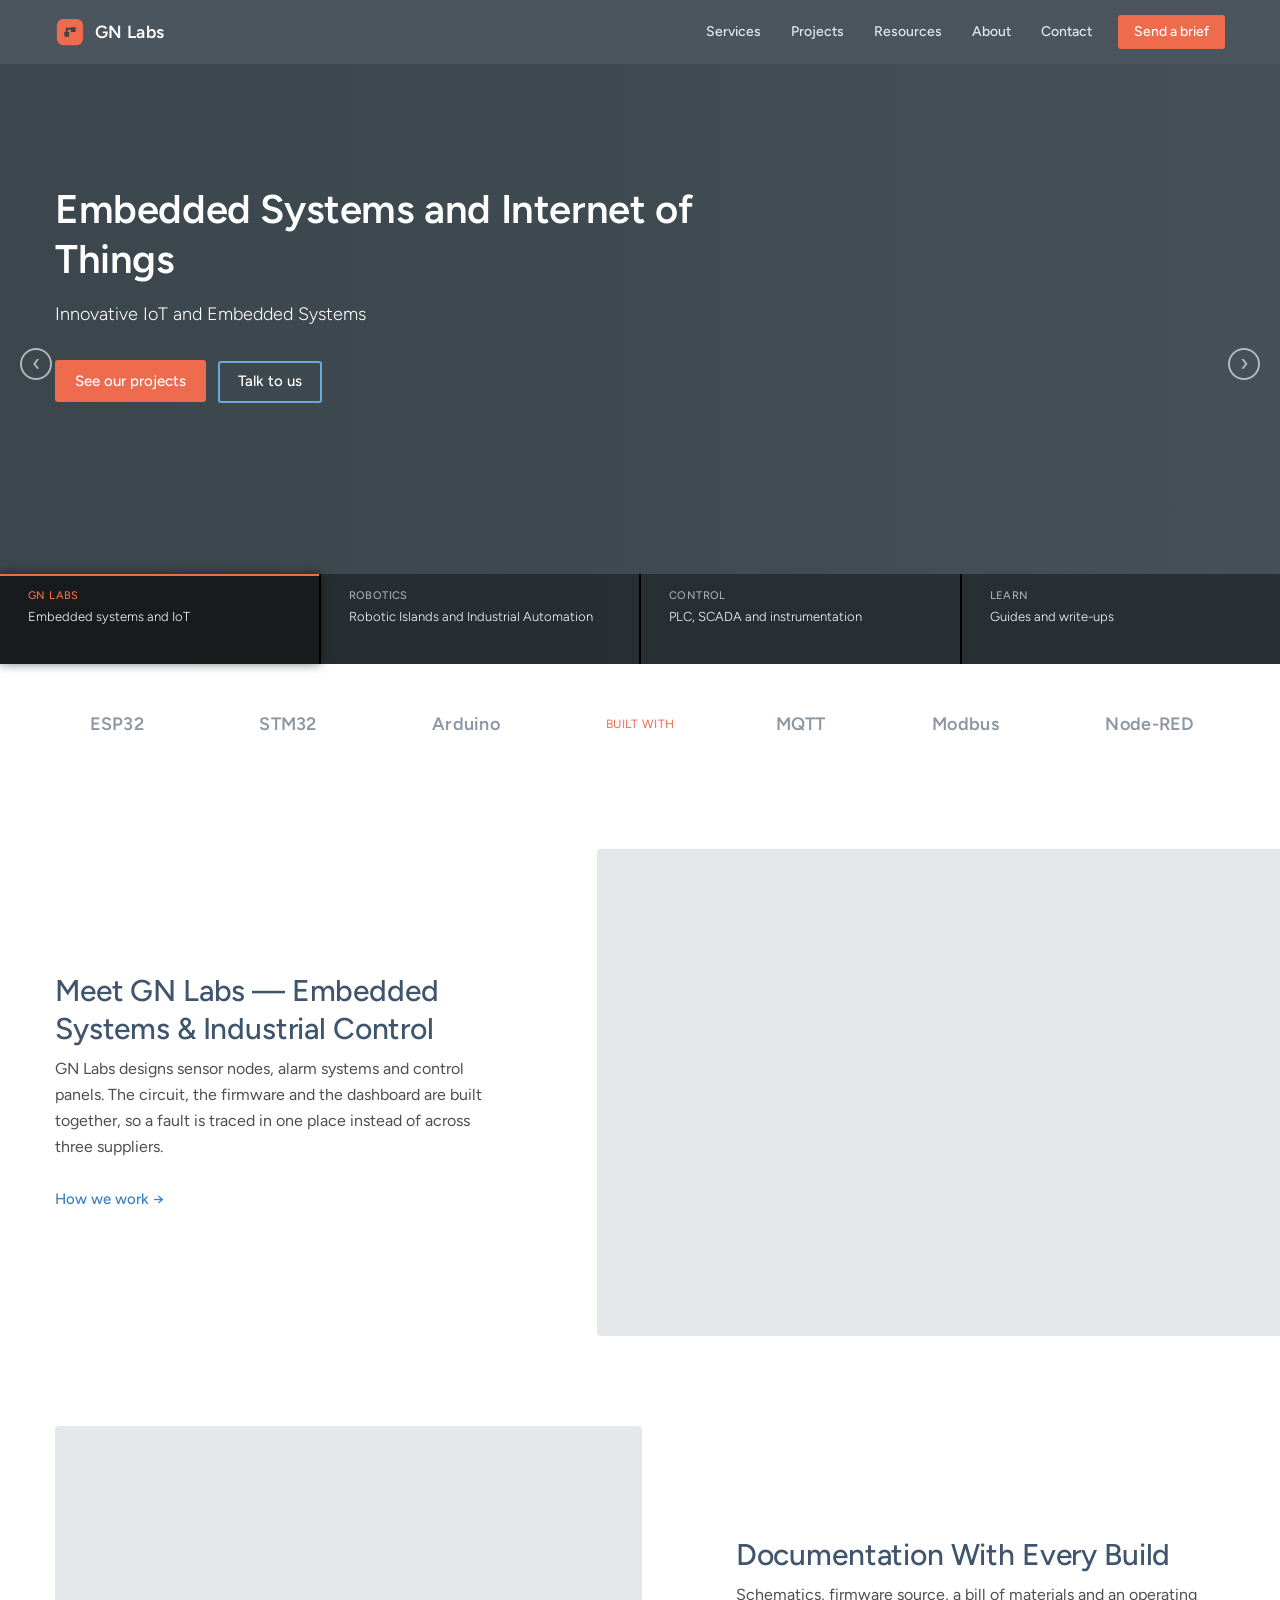
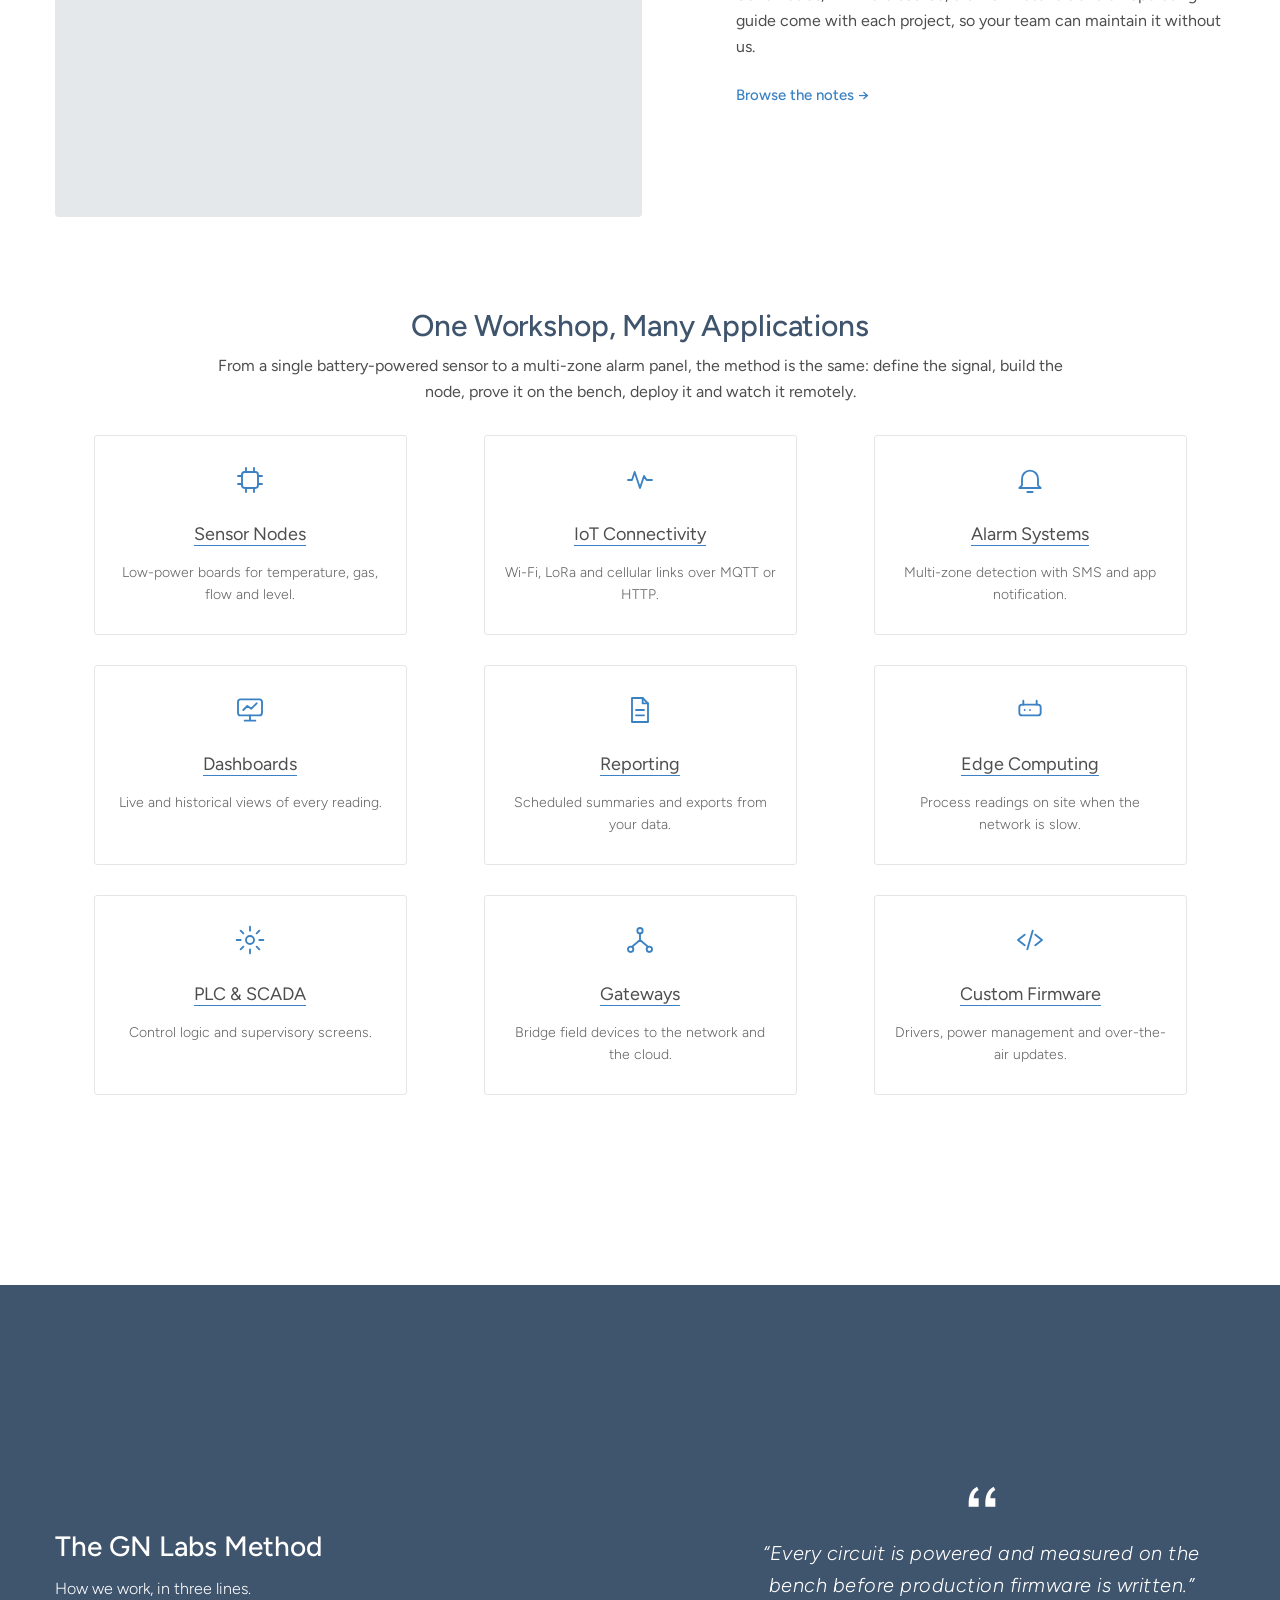
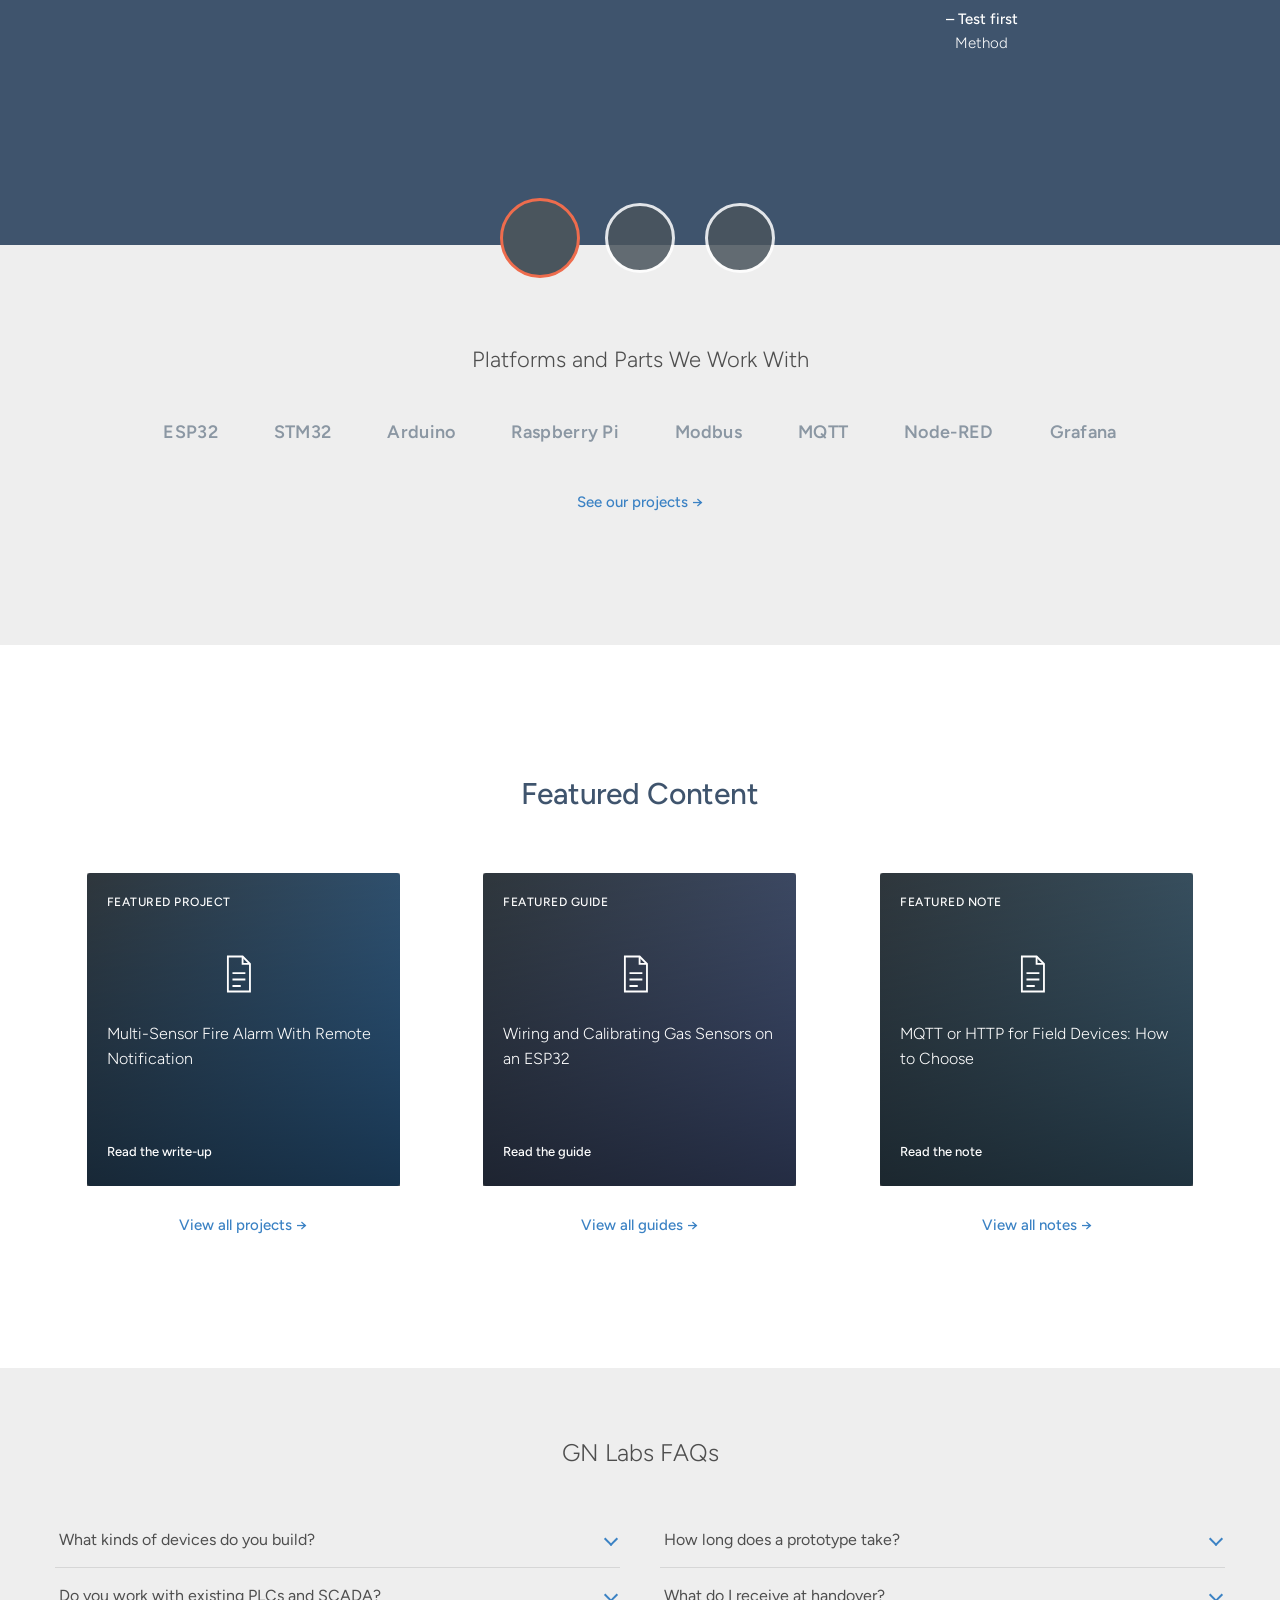
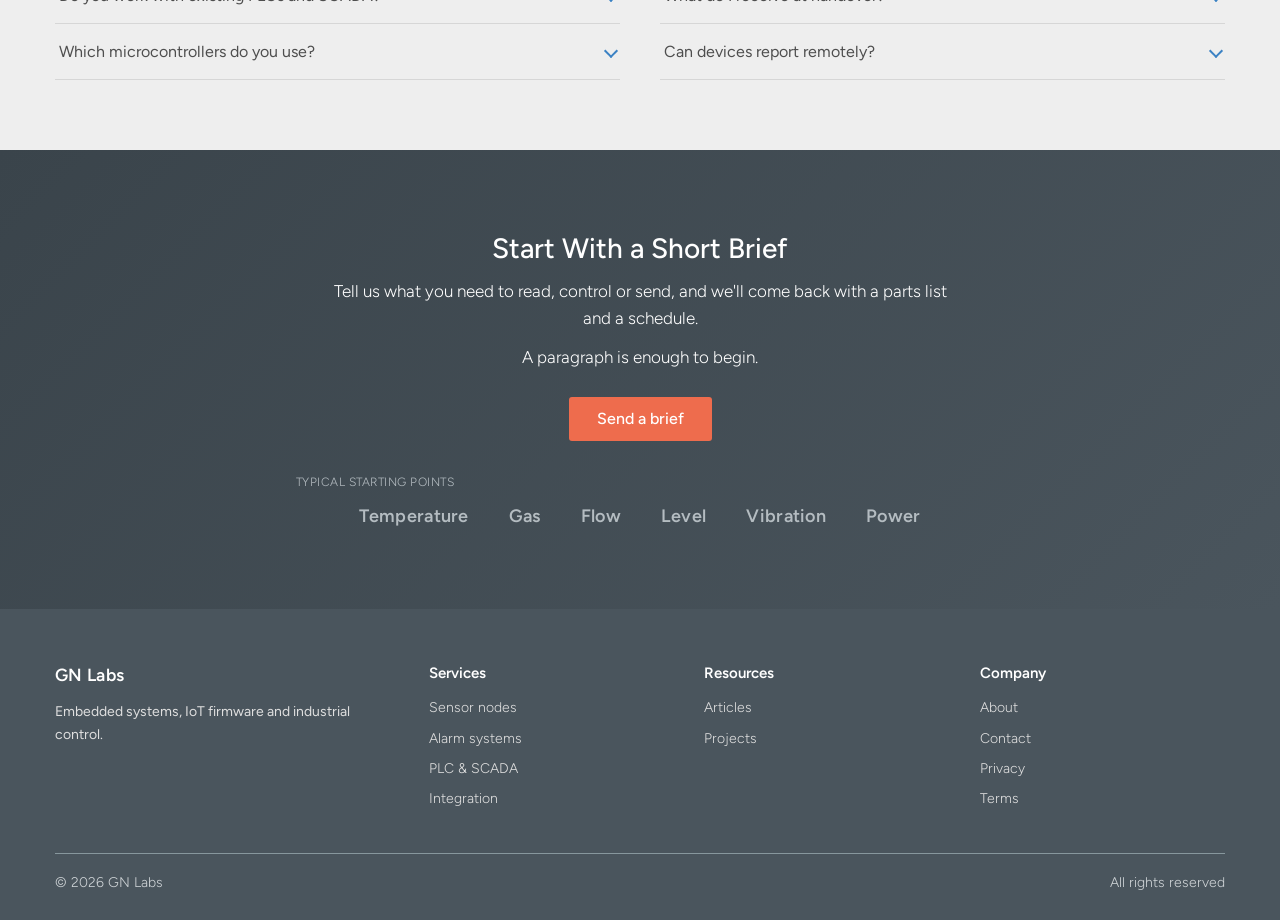
<file: index.html>
<!DOCTYPE html>
<html lang="en">
<head>
<meta charset="utf-8">
<meta name="viewport" content="width=device-width, initial-scale=1">
<title>Automation and Embedded Systems</title>
<meta name="description" content="GN Labs designs sensor nodes, alarm systems and control panels: circuit, firmware and dashboard, built and tested on one bench.">
<meta name="robots" content="index, follow, max-image-preview:large">
<meta name="theme-color" content="#4a555d">
<link rel="canonical" href="https://gnlabs.site/">
<link rel="icon" type="image/svg+xml" href="data:image/svg+xml,%3Csvg xmlns='http://www.w3.org/2000/svg' viewBox='0 0 32 32'%3E%3Crect x='2' y='2' width='28' height='28' rx='7' fill='%23ee6c4d'/%3E%3Cpath d='M10 16h5v5h-5zM17 11h5v5h-5z' fill='%233a444b'/%3E%3Cpath d='M12.5 16v-3.5h4.5' stroke='%233a444b' stroke-width='2' fill='none'/%3E%3C/svg%3E">
<link rel="apple-touch-icon" href="data:image/svg+xml,%3Csvg xmlns='http://www.w3.org/2000/svg' viewBox='0 0 32 32'%3E%3Crect width='32' height='32' rx='8' fill='%234a555d'/%3E%3Crect x='3' y='3' width='26' height='26' rx='6' fill='%23ee6c4d'/%3E%3Cpath d='M10 16h5v5h-5zM17 11h5v5h-5z' fill='%233a444b'/%3E%3Cpath d='M12.5 16v-3.5h4.5' stroke='%233a444b' stroke-width='2' fill='none'/%3E%3C/svg%3E">
<meta property="og:title" content="Embedded Systems and Industrial Control | GN Labs">
<meta property="og:description" content="Embedded systems, IoT firmware and industrial control.">
<meta property="og:type" content="website">
<meta property="og:site_name" content="GN Labs">
<meta property="og:url" content="https://gnlabs.site/">
<meta property="og:image" content="https://gnlabs.site/og-cover.jpg">
<meta name="twitter:card" content="summary_large_image">
<meta name="twitter:title" content="Embedded Systems and Industrial Control | GN Labs">
<meta name="twitter:description" content="GN Labs designs sensor nodes, alarm systems and control panels: circuit, firmware and dashboard, built and tested on one bench.">
<meta name="twitter:image" content="https://gnlabs.site/og-cover.jpg">
<script type="application/ld+json">{"@context":"https://schema.org","@graph":[{"@type":"Organization","@id":"https://gnlabs.site/#org","name":"GN Labs","url":"https://gnlabs.site/","description":"Embedded systems, IoT firmware and industrial control."},{"@type":"WebSite","@id":"https://gnlabs.site/#site","url":"https://gnlabs.site/","name":"GN Labs","publisher":{"@id":"https://gnlabs.site/#org"}}]}</script>
<script>
/* Font loader. Put your Adobe Fonts kit id in `kit` to use Proxima Nova (add your domain to the kit first).
   Without a kit id, Figtree from Google Fonts is used. */
(function(){
  var kit = "";
  var l = document.createElement("link"); l.rel = "stylesheet";
  l.href = kit ? "https://use.typekit.net/" + kit + ".css"
               : "https://fonts.googleapis.com/css2?family=Figtree:wght@300;400;500;600&display=swap";
  document.head.appendChild(l);
})();
</script>
<style>
:root{
  --font:"proxima-nova","Figtree",Arial,Helvetica,sans-serif;
  --dark:#4a555d; --dark-2:#3a444b; --slate:#3f546d; --news:#39464b;
  --cta:#ee6c4d; --cta-h:#d85a3c; --link:#3b82c4; --link-l:#6aa9de; --link-ov:rgba(59,130,196,.75);
  --head:#3f546d; --text:#4e4e4e; --text2:#666; --grey:#eeeeee; --line:#e6e6e6; --max:1200px;
}
*{box-sizing:border-box;margin:0;padding:0}
html{scroll-behavior:smooth}
body{font:400 16px/26px var(--font);color:var(--text);background:#fff;overflow-x:hidden;-webkit-font-smoothing:antialiased}
img{max-width:100%;display:block}
a{color:inherit}
ul{list-style:none}
button{font-family:inherit}
.wrap{max-width:var(--max);margin:0 auto;padding:0 15px}
.h36{font-size:30px;line-height:38px;font-weight:500;color:var(--head);margin-bottom:8px;letter-spacing:-.005em}
.btn{display:inline-block;height:42px;padding:11px 20px;border:0;border-radius:3px;background:var(--cta);color:#fff;font:500 15px/20px var(--font);text-decoration:none;text-align:center;cursor:pointer}
.btn:hover{background:var(--cta-h)}
.btn.hollow{background:transparent;border:2px solid var(--link-l);line-height:16px;padding:10px 18px}
.btn.hollow:hover{background:var(--link)}
.link-arrow{font-size:15px;line-height:20px;font-weight:500;color:var(--link);text-decoration:none}
.link-arrow::after{content:" →"}
.link-arrow:hover{text-decoration:underline}

/* ===== header ===== */
header{position:sticky;top:0;z-index:30;background:var(--dark);color:#fff}
.bar{display:flex;align-items:center;justify-content:space-between;height:64px}
.brand{display:flex;align-items:center;gap:10px;font-weight:600;font-size:1.1rem;text-decoration:none;letter-spacing:.3px}
.brand svg{width:30px;height:30px}
nav ul{display:flex;gap:6px;align-items:center}
nav a:not(.btn){display:block;padding:8px 12px;text-decoration:none;border-radius:6px;font-size:14px;font-weight:500;color:#e6e9ec;line-height:1.4}
nav a:not(.btn):hover{background:#ffffff1a;color:#fff}
nav .btn{height:auto;padding:8px 16px;font-size:14px;line-height:1.3}
.nav-cta{margin-left:8px}
.burger{display:none;background:none;border:0;color:#fff;font-size:1.6rem;cursor:pointer}
@media(max-width:860px){
  .burger{display:block}
  nav{position:absolute;left:0;right:0;top:64px;background:var(--dark-2);display:none;padding:10px 20px 18px}
  nav.open{display:block}
  nav ul{flex-direction:column;align-items:stretch}
  .nav-cta{margin:8px 0 0}
}

/* ===== hero ===== */
.hero{position:relative}
.hero-slideshow{position:relative;height:600px;color:#fff;background:var(--dark);overflow:hidden}
.slide{display:none;position:absolute;inset:0;padding:120px 0 160px;background-color:var(--dark);background-size:cover;background-position:center;background-repeat:no-repeat}
.slide.active{display:block;animation:fade .6s}
@keyframes fade{from{opacity:0}to{opacity:1}}
.slide::after{content:"";position:absolute;inset:0;background:linear-gradient(90deg,rgba(58,68,75,.9) 0%,rgba(58,68,75,.68) 48%,rgba(58,68,75,.3) 100%)}
.slide .wrap{position:relative;z-index:1}
.slide h2{color:#fff;font-size:40px;line-height:50px;font-weight:600;margin-bottom:16px;max-width:640px;letter-spacing:-.01em}
.slide p{color:#fff;font-size:18px;line-height:28px;font-weight:300;margin-bottom:32px;max-width:580px}
.slide .btn+.btn{margin-left:12px}
.arrow{position:absolute;top:calc(50% - 16px);z-index:4;width:32px;height:32px;border-radius:50%;border:2px solid rgba(255,255,255,.6);background:none;color:rgba(255,255,255,.6);font-size:24px;line-height:20px;cursor:pointer;padding:0 0 3px}
.arrow:hover{color:#fff;border-color:#fff}
.arrow.prev{left:20px}.arrow.next{right:20px}
.tab-wrapper{position:absolute;left:0;right:0;bottom:0;height:90px;background:rgba(30,37,40,.72);z-index:3}
.dots{display:flex;height:90px;max-width:1400px;margin:auto}
.dots li{flex:1;border-left:1px solid #000;border-right:1px solid #000;padding:14px 28px;position:relative;cursor:pointer;text-align:left}
.dots li:first-child{border-left:0}.dots li:last-child{border-right:0}
.dots h3{font-size:11px;line-height:16px;font-weight:500;text-transform:uppercase;letter-spacing:.4px;color:#a3abb0;margin:0 0 3px}
.dots p{font-size:13px;line-height:19px;font-weight:300;color:#fff;margin:0}
.dots li:hover h3,.dots li.active h3{color:var(--cta)}
.dots li.active{background:rgba(19,21,21,.7);box-shadow:0 0 10px rgba(0,0,0,.5)}
.dots .bg,.dots .fg{position:absolute;top:0;left:0;width:100%;height:2px;display:none}
.dots .bg{background:rgba(238,108,77,.35)}
.dots .fg{background:var(--cta);transform-origin:left;transform:scaleX(0)}
.dots li.active .bg,.dots li.active .fg{display:block}
.dots li.active .fg{animation:prog var(--dur,8s) linear forwards}
.hero:hover .dots li.active .fg{animation-play-state:paused}
@keyframes prog{to{transform:scaleX(1)}}
.mobile-dots{display:none}
@media(max-width:1024px){
  .hero-slideshow{height:560px}
  .slide{padding:80px 40px 200px}
  .slide h2{font-size:34px;line-height:42px}
  .slide p{font-size:16px;line-height:25px;margin-bottom:26px}
  .dots li{padding:14px 18px}.dots p{font-size:12px;line-height:17px}
}
@media(max-width:640px){
  .hero-slideshow{height:480px}
  .slide{padding:44px 15px 170px;text-align:center}
  .slide h2{font-size:26px;line-height:34px;margin:0 auto 26px}
  .slide p{display:none}
  .slide .btn+.btn{margin:12px 0 0;display:block;background:none;border:0;border-bottom:1px solid #fff;border-radius:0;height:auto;padding:0;width:max-content;margin-left:auto;margin-right:auto}
  .dots li{display:none;width:100%;padding:14px 60px}.dots li.active{display:block}
  .arrow{top:unset;bottom:34px;width:25px;height:25px;font-size:18px;line-height:12px}
  .arrow.prev{left:10px}.arrow.next{right:10px}
  .mobile-dots{position:absolute;bottom:106px;left:0;right:0;display:flex;justify-content:center;z-index:4}
  .mobile-dots li{width:10px;height:10px;border-radius:50%;background:#9b9b9b;margin-left:10px}
  .mobile-dots li:first-child{margin-left:0}.mobile-dots li.current{background:#fff}
}

/* ===== trusted by ===== */
.trusted-by{position:relative;margin-top:25px}
.trusted-by .wrap{display:flex;justify-content:space-between;align-items:center;min-height:70px}
.trusted-by .lbl{position:absolute;left:0;right:0;text-align:center;color:var(--cta);font-size:12px;line-height:36px;text-transform:uppercase;letter-spacing:.5px}
.trusted-by .side{display:flex;gap:46px;align-items:center;width:41%;justify-content:space-around}
.wm{font-weight:600;color:#8b97a3;font-size:18px;letter-spacing:.3px;white-space:nowrap}
.trusted-by img,.companies img{height:28px;width:auto;opacity:.7}
@media(max-width:640px){.trusted-by{padding-top:30px}.trusted-by .wrap{flex-direction:column;gap:12px}.trusted-by .lbl{top:0;line-height:25px}.trusted-by .side{width:100%}}

/* ===== split sections ===== */
.tlpr{padding:90px 15px 0}
.split{display:grid;align-items:center}
.meet{overflow:hidden}
.meet .split{grid-template-columns:5fr 7fr;gap:8%}
.pic{background:#e4e8ea;border-radius:4px;aspect-ratio:3/2;overflow:hidden}
.pic img{width:100%;height:100%;object-fit:cover}
.meet .pic{margin-right:-8vw;border-radius:4px 0 0 4px}
.meet p{margin-bottom:26px}
.playlink{display:flex;align-items:center;gap:14px;background:none;border:0;cursor:pointer;color:var(--link);font:400 16px/26px var(--font);padding:0}
.playlink i{width:38px;height:38px;border-radius:50%;background:var(--cta);display:flex;align-items:center;justify-content:center;flex:none}
.playlink i::after{content:"";border-left:11px solid #fff;border-top:7px solid transparent;border-bottom:7px solid transparent;margin-left:3px}
.trpl .split{grid-template-columns:6fr 5fr;gap:8%}
.trpl .pic{position:relative}
.trpl .over{position:absolute;inset:0;background:none;border:0;cursor:pointer;display:flex;align-items:center;justify-content:center}
.trpl .over i{width:76px;height:76px;border-radius:50%;background:rgba(238,108,77,.92);display:flex;align-items:center;justify-content:center;box-shadow:0 8px 24px rgba(0,0,0,.35)}
.trpl .over i::after{content:"";border-left:22px solid #fff;border-top:13px solid transparent;border-bottom:13px solid transparent;margin-left:6px}
.trpl p{margin-bottom:22px}
.info{padding:90px 15px 30px;text-align:center}
.info .in{max-width:880px;margin:0 auto}
@media(max-width:1024px){.meet .split,.trpl .split{gap:40px}.h36{font-size:26px;line-height:32px}.tlpr{padding-top:80px}}
@media(max-width:860px){.meet .split,.trpl .split{grid-template-columns:1fr}.meet .pic{margin-right:0;border-radius:4px}.trpl .pic{order:2}.meet .text,.trpl .text{text-align:center}.playlink{justify-content:center}}
@media(max-width:640px){.h36{font-size:22px;line-height:29px}.tlpr{padding:50px 15px 40px}.trpl.tlpr{padding-bottom:80px}.info{padding:60px 15px 30px}}

/* ===== solution boxes ===== */
.solutions{margin-bottom:160px}
.solutions .grid{display:grid;grid-template-columns:repeat(3,1fr);justify-items:center}
a.box{display:block;width:313px;max-width:100%;min-height:190px;margin:0 auto 30px;border:1px solid var(--line);border-radius:3px;padding:28px 20px;text-align:center;text-decoration:none;background:#fff}
a.box svg{width:32px;height:32px;margin:0 auto 16px;color:var(--link)}
a.box .h4w{margin-bottom:14px}
a.box h4{display:inline;font-size:18px;line-height:28px;font-weight:400;color:var(--text);border-bottom:1px solid var(--link)}
a.box p{font-size:14px;line-height:22px;font-weight:300;color:var(--text2)}
a.box:hover{border-color:var(--link)}
a.box:hover h4{border-bottom-width:2px}
@media(max-width:1024px){.solutions{margin-bottom:110px}a.box{width:100%;min-width:155px;min-height:170px;padding:20px 10px;margin-bottom:10px}a.box h4{font-size:17px}a.box p{font-size:13px;line-height:20px}}
@media(max-width:640px){
  .solutions{margin-bottom:50px}
  .solutions .grid{grid-template-columns:1fr}
  a.box{min-height:100px;text-align:left;padding:14px 10px;display:flex;align-items:center;gap:15px}
  a.box svg{margin:0;flex:none}
  a.box .h4w{margin-bottom:0}
}

/* ===== community ===== */
.community{position:relative;background:var(--slate)}
.cslide{display:none;height:560px;align-items:center;background-color:var(--slate);background-size:cover;background-position:right center}
.cslide.active{display:flex;animation:fade .6s}
.cslide .row{display:flex;justify-content:space-between;align-items:center;width:100%}
.cslide .l{width:41.6%}
.cslide .r{width:41.6%;text-align:center}
.cslide h5{font-size:28px;line-height:36px;font-weight:500;color:#fff;margin-bottom:12px}
.cslide p{font-size:16px;line-height:26px;font-weight:300;color:#fff}
.cslide .r svg{width:40px;height:40px;margin:0 auto 22px;display:block;fill:#fff}
.cslide p.quote{font-size:20px;line-height:32px;font-style:italic;letter-spacing:.5px}
.cslide p.attr{font-size:15px;line-height:24px;margin-top:6px}
.cslide p.attr strong{font-weight:500}
.heads{position:absolute;left:0;right:0;bottom:-38px;height:90px;z-index:3}
.heads ul{display:flex;justify-content:center;align-items:center;height:100%}
.heads li{flex-basis:100px;display:flex;justify-content:center;align-items:center;cursor:pointer}
.heads button{width:70px;height:70px;border-radius:50%;border:3px solid #fff;background:var(--dark);color:#fff;font:500 22px var(--font);cursor:pointer;overflow:hidden;padding:0;transition:all .15s ease;opacity:.85}
.heads img{width:100%;height:100%;object-fit:cover}
.heads li:hover button{width:80px;height:80px;opacity:1}
.heads li.active button{width:80px;height:80px;opacity:1;border-color:var(--cta)}
@media(max-width:1024px){.cslide h5{font-size:24px;line-height:30px}.cslide p.quote{font-size:18px;line-height:28px}}
@media(max-width:860px){.cslide{height:auto;padding:45px 0 70px}.cslide .row{flex-direction:column;gap:28px}.cslide .l,.cslide .r{width:100%;text-align:center}}
@media(max-width:640px){.cslide h5{font-size:22px;line-height:29px}.heads li{flex-basis:67px}.heads button,.heads li:hover button,.heads li.active button{width:58px;height:58px;font-size:18px}}
.community-video{background:var(--grey);padding-top:100px}
.community-video .frame{max-width:880px;margin:0 auto;aspect-ratio:16/9;background:#000}
.community-video iframe,.community-video video{width:100%;height:100%;border:0}

/* ===== other companies ===== */
.companies{background:var(--grey);padding:50px 0 130px;margin-bottom:130px;text-align:center}
.companies h3{font-size:22px;line-height:30px;font-weight:300;color:var(--text);margin:50px 0 44px}
.companies .grid{display:flex;flex-wrap:wrap;justify-content:center;gap:30px 56px;max-width:1000px;margin:0 auto 44px}
@media(max-width:1024px){.companies{padding:90px 0 70px}.companies h3{font-size:19px;line-height:26px;margin:0 0 28px}}
@media(max-width:640px){.companies{margin-bottom:70px}.companies .grid{gap:18px 28px}}

/* ===== featured ===== */
.featured{margin-bottom:130px;text-align:center}
.featured h3{margin-bottom:60px}
.fgrid{display:grid;grid-template-columns:repeat(3,1fr);gap:30px 20px;justify-items:center}
.fbox{display:block;position:relative;width:313px;max-width:100%;height:313px;border-radius:3px;color:#fff;text-decoration:none;background-size:cover;background-position:center;text-align:left}
.fbox .cs{position:absolute;inset:0;padding:20px 10px 20px 20px;background:linear-gradient(180deg,rgba(0,0,0,.2),rgba(0,0,0,.6))}
.fbox h6{font-size:12px;line-height:18px;font-weight:500;text-transform:uppercase;letter-spacing:.5px;color:#fff}
.fbox .pb{height:46px;margin:40px 20px 40px 0;display:flex;align-items:center;justify-content:center}
.fbox .pb svg{height:46px;width:46px;fill:none;stroke:#fff;stroke-width:2}
.fbox p{font-size:16px;line-height:25px;font-weight:300;color:#fff;margin-top:-16px}
.fbox .watch{position:absolute;left:20px;bottom:26px;font-size:13px;line-height:17px;font-weight:500}
.fbox:hover .cs{background:var(--link-ov)}
.fbox:hover .watch{text-decoration:underline}
.flink{margin-top:26px}
@media(max-width:1024px){.featured{margin-bottom:90px}.featured h3{margin-bottom:44px}.fbox{width:100%;height:226px}.fbox .cs{padding:15px}.fbox p{font-size:15px;line-height:23px;margin-top:0}.fbox .pb{margin:10px 0}.fbox .watch{left:15px;bottom:15px}}
@media(max-width:860px){.fgrid{grid-template-columns:1fr}.fbox{width:290px;height:290px}.fbox .pb{margin:28px 0}}

/* ===== faq ===== */
.faq{background:var(--grey);padding:70px 0}
.faq h3{font-size:24px;line-height:30px;font-weight:300;color:var(--text);text-align:center;margin-bottom:44px}
.faq .cols{display:grid;grid-template-columns:1fr 1fr;gap:0 40px;align-items:start}
details{border-bottom:1px solid #d6d6d6}
summary{cursor:pointer;list-style:none;display:flex;justify-content:space-between;gap:16px;padding:15px 4px;font-size:16px;line-height:25px;color:var(--text)}
summary::-webkit-details-marker{display:none}
summary::after{content:"";width:8px;height:8px;border-right:2px solid var(--link);border-bottom:2px solid var(--link);transform:rotate(45deg);margin-top:7px;flex:none;transition:transform .2s}
details[open] summary::after{transform:rotate(-135deg);margin-top:11px}
details p{padding:0 4px 16px;font-size:15px;line-height:24px;font-weight:300;color:var(--text2)}
@media(max-width:860px){.faq .cols{grid-template-columns:1fr}.faq{padding:50px 0}.faq h3{font-size:21px;line-height:27px;margin-bottom:28px}}

/* ===== try ===== */
.try{background:linear-gradient(135deg,var(--dark-2),var(--dark));color:#fff;text-align:center;padding:80px 0}
.try h2{font-size:28px;line-height:36px;font-weight:500;color:#fff;margin-bottom:12px}
.try p{max-width:640px;margin:0 auto 12px;font-weight:300;font-size:17px;line-height:27px}
.try .btn{margin:14px 0 32px;height:auto;padding:12px 28px;font-size:16px}
.try .specs{font-size:12px;line-height:18px;letter-spacing:.5px;text-transform:uppercase;color:#b4bcc1;margin:0 0 12px}
.try .tags{display:flex;gap:40px;justify-content:center;flex-wrap:wrap}
.try .wm{color:#b4bcc1}
@media(max-width:640px){.try h2{font-size:22px;line-height:29px}.try{padding:56px 0}}

/* ===== newsletter ===== */
.news{background:var(--news);padding:28px 0;color:#fff}
.news .wrap{display:flex;justify-content:space-between;align-items:center;gap:20px;flex-wrap:wrap}
.news p{font-size:14px;line-height:20px;max-width:420px}
.news form{display:flex;gap:12px;flex-wrap:wrap;justify-content:flex-end}
.news input{height:42px;width:340px;max-width:100%;border:0;border-radius:3px;padding:12px;font:300 16px var(--font)}
.news .btn{width:130px;padding:11px 0}
.news .msg{width:100%;font-size:14px;min-height:20px;text-align:right}
@media(max-width:745px){.news .wrap{flex-direction:column;text-align:center}.news form{justify-content:center}.news .msg{text-align:center}}

/* ===== footer ===== */
footer{background:var(--dark);color:#dfdfdf;padding:52px 0 26px;font-size:14px;line-height:1.6}
.f-grid{display:grid;grid-template-columns:1.4fr repeat(3,1fr);gap:30px}
footer h4{color:#fff;margin-bottom:12px;font-size:15px;font-weight:600}
footer li{margin-bottom:8px}
footer a{text-decoration:none;font-weight:300}
footer a:hover{color:#fff;text-decoration:underline}
.f-bottom{border-top:1px solid #87979d;margin-top:34px;padding-top:18px;display:flex;justify-content:space-between;flex-wrap:wrap;gap:10px;color:#cfd4d7;font-weight:300}
@media(max-width:760px){.f-grid{grid-template-columns:1fr 1fr}}

dialog{border:0;border-radius:6px;padding:0;width:min(900px,94vw);background:#000;overflow:visible}
dialog::backdrop{background:rgba(0,0,0,.7)}
dialog .x{position:absolute;right:-6px;top:-40px;background:none;color:#fff;border:0;font-size:2rem;cursor:pointer}
dialog .box16{aspect-ratio:16/9}
dialog iframe,dialog video{width:100%;height:100%;border:0}
@media(prefers-reduced-motion:reduce){*{transition:none!important;animation:none!important}html{scroll-behavior:auto}.dots li.active .fg{transform:scaleX(1)}}
</style>
</head>
<body>

<header>
  <div class="wrap bar">
    <a class="brand" href="/" aria-label="GN Labs home">
      <svg viewBox="0 0 32 32" fill="none" aria-hidden="true"><rect x="2" y="2" width="28" height="28" rx="7" style="fill:var(--cta)"/><path d="M10 16h5v5h-5zM17 11h5v5h-5z" style="fill:var(--dark-2)"/><path d="M12.5 16v-3.5h4.5" style="stroke:var(--dark-2)" stroke-width="2"/></svg>
      GN Labs
    </a>
    <button class="burger" id="burger" aria-label="Toggle menu" aria-expanded="false">☰</button>
    <nav id="nav" aria-label="Main"><ul id="nav-list"></ul></nav>
  </div>
</header>

<main>
  <div class="hero">
    <div class="hero-slideshow" id="slides"></div>
    <button class="arrow prev" id="prev" aria-label="Previous slide">‹</button>
    <button class="arrow next" id="next" aria-label="Next slide">›</button>
    <ul class="mobile-dots" id="mdots"></ul>
    <div class="tab-wrapper"><ul class="dots" id="tabs" role="tablist"></ul></div>
  </div>

  <div class="trusted-by"><div class="wrap">
    <div class="side" id="trust-l"></div><span class="lbl" id="trust-label"></span><div class="side" id="trust-r"></div>
  </div></div>

  <div class="meet tlpr"><div class="wrap split" id="meet"></div></div>
  <div class="trpl tlpr"><div class="wrap split" id="docs"></div></div>

  <div class="info"><div class="in"><h3 class="h36" id="pos-title"></h3><p id="pos-text"></p></div></div>
  <div class="solutions"><div class="wrap"><div class="grid" id="boxes"></div></div></div>

  <div class="community">
    <div id="notes"></div>
    <div class="heads"><ul id="heads"></ul></div>
  </div>
  <div class="community-video" id="vidband" hidden><div class="wrap"><div class="frame" id="vidframe"></div></div></div>

  <div class="companies"><div class="wrap">
    <h3 id="wall-title"></h3><div class="grid" id="wall-grid"></div>
    <a class="link-arrow" id="wall-link" href="/projects"></a>
  </div></div>

  <div class="featured"><div class="wrap"><h3 class="h36">Featured Content</h3><div class="fgrid" id="fgrid"></div></div></div>

  <div class="faq"><div class="wrap"><h3 id="faq-title"></h3><div class="cols" id="faq"></div></div></div>

  <div class="try"><div class="wrap">
    <h2 id="try-title"></h2><p id="try-1"></p><p id="try-2"></p>
    <a class="btn" id="try-btn" href="/contact"></a>
    <p class="specs" id="try-specs"></p><div class="tags" id="try-tags"></div>
  </div></div>

  <div class="news" id="news" hidden><div class="wrap">
    <p id="news-text"></p>
    <form id="news-form"><input type="email" required placeholder="Email address" aria-label="Email address" id="news-email"><button class="btn" type="submit">Subscribe</button><div class="msg" id="news-msg" role="status"></div></form>
  </div></div>
</main>

<footer>
  <div class="wrap">
    <div class="f-grid" id="footer-grid"></div>
    <div class="f-bottom"><span>© <span id="year"></span> GN Labs</span><span id="f-note"></span></div>
  </div>
</footer>

<dialog id="vid"><button class="x" id="vid-x" aria-label="Close video">×</button><div class="box16" id="vid-box"></div></dialog>

<script src="contentful.js"></script>
<script>
/* ---------- Config ----------
   spaceId + accessToken (Content Delivery API token): pull content from Contentful. Empty = built-in content.
   newsletterEndpoint: URL accepting a JSON POST {email}. Empty hides the newsletter strip.
   heroSeconds: seconds each hero slide stays up.
   Content types (API ids): navItem, heroSlide, solutionBox, labNote, featured, faq, section, siteSettings. */
const CONFIG = { spaceId:"", accessToken:"", environment:"master", preview:false, newsletterEndpoint:"", heroSeconds:8 };

/* Default photos: Pexels (free to use, no attribution required). Any `image`/`background` asset set in Contentful replaces them. */
const px=(id,w)=>`https://images.pexels.com/photos/${id}/pexels-photo-${id}.jpeg?auto=compress&cs=tinysrgb&w=${w}`;

const DEFAULTS = {
  nav:[ /* navItem: label, url, order */
    {label:"Services",url:"/services"},{label:"Projects",url:"/projects"},{label:"Resources",url:"/resources"},
    {label:"About",url:"/about"},{label:"Contact",url:"/contact"}],
  hero:[ /* heroSlide: tabTitle, tabDescription, headline, body, primaryLabel, primaryUrl, secondaryLabel, secondaryUrl, background(asset), order */
    {tabTitle:"GN Labs",tabDescription:"Embedded systems and IoT",headline:"Embedded Systems and Internet of Things",
     body:"Innovative IoT and Embedded Systems",
     primaryLabel:"See our projects",primaryUrl:"/projects",secondaryLabel:"Talk to us",secondaryUrl:"/contact",background:px(3520692,1920)},
    {tabTitle:"Robotics",tabDescription:"Robotic Islands and Industrial Automation",headline:"Robotic Islands and Automation",
     body:"Smart robotic systems and automated workflows",
     primaryLabel:"Alarm systems",primaryUrl:"/services#alarms",secondaryLabel:"See our projects",secondaryUrl:"/projects",background:px(34194580,1920)},
    {tabTitle:"Control",tabDescription:"PLC, SCADA and instrumentation",headline:"Control Panels Designed Around the Operator",
     body:"Instrumentation, PLC logic and monitoring screens laid out for the person standing at the cabinet.",
     primaryLabel:"Control services",primaryUrl:"/services#control",background:px(39639325,1920)},
    {tabTitle:"Learn",tabDescription:"Guides and write-ups",headline:"Write-Ups You Can Repeat on Your Own Bench",
     body:"Wiring diagrams, firmware walk-throughs and test results, published with the parts list.",
     primaryLabel:"Read the notes",primaryUrl:"/resources",background:px(3912983,1920)}],
  sections:{ /* section: key(meet|docs), heading, body, linkLabel, linkUrl, videoLabel, videoUrl, image(asset) */
    meet:{heading:"Meet GN Labs — Embedded Systems & Industrial Control",
      body:"GN Labs designs sensor nodes, alarm systems and control panels. The circuit, the firmware and the dashboard are built together, so a fault is traced in one place instead of across three suppliers.",
      linkLabel:"How we work",linkUrl:"/about",videoLabel:"Our process in 2 minutes",videoUrl:"",image:px(37426135,1400)},
    docs:{heading:"Documentation With Every Build",
      body:"Schematics, firmware source, a bill of materials and an operating guide come with each project, so your team can maintain it without us.",
      linkLabel:"Browse the notes",linkUrl:"/resources",videoUrl:"",image:px(4709389,1200)}},
  settings:{ /* siteSettings: trustLabel, trustLogos(list), possibilitiesTitle, possibilitiesText, communityTitle, communityText, communityVideo, wallTitle, wallLogos(list), wallLinkLabel, wallLinkUrl, faqTitle, tryTitle, tryText1, tryText2, tryLabel, tryUrl, trySpecs, tryTags(list), newsletterText, footerColumns(JSON), footerBlurb, footerNote */
    trustLabel:"Built With",trustLogos:["ESP32","STM32","Arduino","MQTT","Modbus","Node-RED"],
    possibilitiesTitle:"One Workshop, Many Applications",
    possibilitiesText:"From a single battery-powered sensor to a multi-zone alarm panel, the method is the same: define the signal, build the node, prove it on the bench, deploy it and watch it remotely.",
    communityTitle:"The GN Labs Method",communityText:"How we work, in three lines.",communityVideo:"",
    wallTitle:"Platforms and Parts We Work With",
    wallLogos:["ESP32","STM32","Arduino","Raspberry Pi","Modbus","MQTT","Node-RED","Grafana"],
    wallLinkLabel:"See our projects",wallLinkUrl:"/projects",
    faqTitle:"GN Labs FAQs",
    tryTitle:"Start With a Short Brief",
    tryText1:"Tell us what you need to read, control or send, and we'll come back with a parts list and a schedule.",
    tryText2:"A paragraph is enough to begin.",tryLabel:"Send a brief",tryUrl:"/contact",
    trySpecs:"Typical starting points",tryTags:["Temperature","Gas","Flow","Level","Vibration","Power"],
    newsletterText:"Get new write-ups and build notes by email.",
    footerBlurb:"Embedded systems, IoT firmware and industrial control.",footerNote:"All rights reserved",
    footerColumns:[
      {title:"Services",links:[["Sensor nodes","/services#sensor-nodes"],["Alarm systems","/services#alarms"],["PLC & SCADA","/services#control"],["Integration","/services#integration"]]},
      {title:"Resources",links:[["Articles","/resources"],["Projects","/projects"]]},
      {title:"Company",links:[["About","/about"],["Contact","/contact"],["Privacy","/privacy-policy"],["Terms","/terms-of-service"]]}]},
  boxes:[ /* solutionBox: title, body, url, icon(chip|wave|bell|dash|doc|edge|gear|net|code), order */
    {title:"Sensor Nodes",body:"Low-power boards for temperature, gas, flow and level.",url:"/services#sensor-nodes",icon:"chip"},
    {title:"IoT Connectivity",body:"Wi-Fi, LoRa and cellular links over MQTT or HTTP.",url:"/services#integration",icon:"wave"},
    {title:"Alarm Systems",body:"Multi-zone detection with SMS and app notification.",url:"/services#alarms",icon:"bell"},
    {title:"Dashboards",body:"Live and historical views of every reading.",url:"/services#integration",icon:"dash"},
    {title:"Reporting",body:"Scheduled summaries and exports from your data.",url:"/services#integration",icon:"doc"},
    {title:"Edge Computing",body:"Process readings on site when the network is slow.",url:"/services#integration",icon:"edge"},
    {title:"PLC & SCADA",body:"Control logic and supervisory screens.",url:"/services#control",icon:"gear"},
    {title:"Gateways",body:"Bridge field devices to the network and the cloud.",url:"/services#integration",icon:"net"},
    {title:"Custom Firmware",body:"Drivers, power management and over-the-air updates.",url:"/services#sensor-nodes",icon:"code"}],
  notes:[ /* labNote: name, role, quote, image(asset avatar), background(asset), order */
    {name:"Test first",role:"Method",quote:"Every circuit is powered and measured on the bench before production firmware is written.",image:px(6755083,200),background:px(38217230,1920)},
    {name:"Write it down",role:"Documentation",quote:"Schematics, pin maps and calibration values are recorded as we go, not reconstructed at handover.",image:px(4709389,200),background:px(28265032,1920)},
    {name:"Fail loudly",role:"Reliability",quote:"A device that fails silently is worse than one that fails loudly. Alerts reach a phone, not a log file.",image:px(19841115,200),background:px(33706880,1920)}],
  featured:[ /* featured: kind, title, actionLabel, url, type(video|article), image(asset), listLabel, listUrl, order */
    {kind:"Featured Project",title:"Multi-Sensor Fire Alarm With Remote Notification",actionLabel:"Read the write-up",url:"/projects",type:"article",image:px(19841115,900),listLabel:"View all projects",listUrl:"/projects"},
    {kind:"Featured Guide",title:"Wiring and Calibrating Gas Sensors on an ESP32",actionLabel:"Read the guide",url:"/resources",type:"article",image:px(6755083,900),listLabel:"View all guides",listUrl:"/resources"},
    {kind:"Featured Note",title:"MQTT or HTTP for Field Devices: How to Choose",actionLabel:"Read the note",url:"/resources",type:"article",image:px(28942196,900),listLabel:"View all notes",listUrl:"/resources"}],
  faq:[ /* faq: question, answer, order */
    {question:"What kinds of devices do you build?",answer:"Battery or mains-powered sensor nodes, alarm panels, gateways and control cabinets. If it reads a signal and acts on it, we can build it."},
    {question:"Do you work with existing PLCs and SCADA?",answer:"Yes. We connect over Modbus, OPC UA and MQTT, so new devices sit alongside what you already run."},
    {question:"Which microcontrollers do you use?",answer:"Mostly ESP32, STM32 and AVR boards, chosen by power budget, connectivity and cost."},
    {question:"How long does a prototype take?",answer:"A single-function prototype usually takes a few weeks. Multi-sensor systems with a dashboard take longer; you get a schedule after the first call."},
    {question:"What do I receive at handover?",answer:"Schematics, firmware source, a bill of materials and a short operating guide."},
    {question:"Can devices report remotely?",answer:"Yes. Readings go to a dashboard you control, with alerts to phone or email when a value leaves its range."}]
};

const ICONS={
  chip:'<path d="M9 3v3M15 3v3M9 18v3M15 18v3M3 9h3M3 15h3M18 9h3M18 15h3"/><rect x="6" y="6" width="12" height="12" rx="2"/>',
  bell:'<path d="M6 16V11a6 6 0 1 1 12 0v5l2 2H4zM10 21h4"/>',
  dash:'<rect x="3" y="4" width="18" height="12" rx="2"/><path d="M8 20h8M12 16v4M7 12l3-3 3 2 4-4"/>',
  gear:'<circle cx="12" cy="12" r="3"/><path d="M12 2v3M12 19v3M2 12h3M19 12h3M5 5l2 2M17 17l2 2M19 5l-2 2M7 17l-2 2"/>',
  net:'<circle cx="12" cy="5" r="2"/><circle cx="5" cy="19" r="2"/><circle cx="19" cy="19" r="2"/><path d="M12 7v5M12 12L6 17M12 12l6 5"/>',
  code:'<path d="M8 8l-5 4 5 4M16 8l5 4-5 4M14 5l-4 14"/>',
  doc:'<path d="M6 3h8l4 4v14H6z"/><path d="M14 3v4h4M9 12h6M9 16h6"/>',
  edge:'<rect x="4" y="8" width="16" height="8" rx="2"/><path d="M8 12h.01M12 12h.01M7 8V5M17 8V5"/>',
  wave:'<path d="M3 12h3l2-6 4 12 3-9 2 3h4"/>'
};
const icon=k=>`<svg viewBox="0 0 24 24" fill="none" stroke="currentColor" stroke-width="1.4" stroke-linecap="round" stroke-linejoin="round" aria-hidden="true">${ICONS[k]||ICONS.chip}</svg>`;
const esc=s=>String(s??"").replace(/[&<>"']/g,c=>({"&":"&amp;","<":"&lt;",">":"&gt;",'"':"&quot;","'":"&#39;"}[c]));
const $=id=>document.getElementById(id);
const photo=(url,alt)=>url?`<img src="${esc(url)}" alt="${esc(alt||"")}" loading="lazy" onerror="this.remove()">`:"";

/* ---------- Contentful ---------- */
async function cf(type){
  const host=CONFIG.preview?"preview.contentful.com":"cdn.contentful.com";
  const url=`https://${host}/spaces/${CONFIG.spaceId}/environments/${CONFIG.environment}/entries?content_type=${type}&include=2&access_token=${CONFIG.accessToken}`+(type==="siteSettings"||type==="section"?"":"&order=fields.order");
  const r=await fetch(url); if(!r.ok) throw new Error(type+" "+r.status);
  const j=await r.json(), assets={};
  (j.includes?.Asset||[]).forEach(a=>{assets[a.sys.id]=a.fields.file?.url?"https:"+a.fields.file.url:""});
  return j.items.map(i=>{const f={...i.fields};["image","background"].forEach(k=>{if(f[k]?.sys)f[k]=assets[f[k].sys.id]||""});return f});
}
async function loadContent(){
  const out=JSON.parse(JSON.stringify(DEFAULTS));
  if(!CONFIG.spaceId||!CONFIG.accessToken){await featureArticles(out);return out}
  const map={nav:"navItem",hero:"heroSlide",boxes:"solutionBox",notes:"labNote",featured:"featured",faq:"faq"};
  await Promise.all(Object.entries(map).map(async([k,t])=>{try{const r=await cf(t);if(r.length)out[k]=r}catch(e){console.warn("Contentful:",e.message)}}));
  try{(await cf("section")).forEach(s=>{if(s.key&&out.sections[s.key])out.sections[s.key]={...out.sections[s.key],...s}})}catch(e){console.warn("Contentful sections:",e.message)}
  try{const s=(await cf("siteSettings"))[0];if(s)Object.keys(out.settings).forEach(k=>{if(s[k]!=null&&s[k]!=="")out.settings[k]=s[k]})}catch(e){console.warn("Contentful settings:",e.message)}
  await featureArticles(out);
  return out;
}

/* Featured Content: real articles from Contentful's `article` type. Entries flagged
   "featured" come first (newest first), then the newest others, up to three cards.
   If Contentful isn't configured, has no articles, or can't be reached, the cards above are used. */
const ARTICLE_KIND={automation:"Industrial Automation",control:"Systems & Control",embedded:"Embedded & Hardware",software:"Software & Cloud"};
async function featureArticles(out){
  try{
    if(!window.GNContentful||!GNContentful.isConfigured()) return;
    const list=await GNContentful.fetchArticles(); if(!list||!list.length) return;
    const pick=[...list.filter(a=>a.featured),...list.filter(a=>!a.featured)].slice(0,3);
    out.featured=pick.map(a=>({kind:(a.featured?"Featured · ":"")+(ARTICLE_KIND[a.category]||"Article"),title:a.title,actionLabel:"Read the article",
      url:"/article?slug="+encodeURIComponent(a.slug),type:"article",image:a.image,listLabel:"View all articles",listUrl:"/resources"}));
  }catch(e){console.warn("Featured articles:",e.message)}
}

/* ---------- Render ---------- */
const wm=a=>a.map(l=>/^https?:/.test(l)?`<img src="${esc(l)}" alt="">`:`<span class="wm">${esc(l)}</span>`).join("");
const grads=["linear-gradient(135deg,#3a444b,#3b82c4)","linear-gradient(135deg,#3a444b,#5a6fa8)","linear-gradient(135deg,#3a444b,#4f7f9e)"];
const playSvg='<svg viewBox="0 0 50 50"><circle cx="25" cy="25" r="23"/><path d="M20 16l16 9-16 9z" fill="#fff" stroke="none"/></svg>';
const docSvg='<svg viewBox="0 0 50 50"><path d="M14 6h16l8 8v30H14z"/><path d="M30 6v8h8M19 24h14M19 31h14M19 38h9"/></svg>';

function render(c){
  const S=c.settings;
  $("nav-list").innerHTML=c.nav.map(n=>`<li><a href="${esc(n.url)}">${esc(n.label)}</a></li>`).join("")+`<li class="nav-cta"><a class="btn" href="${esc(S.tryUrl)}">${esc(S.tryLabel)}</a></li>`;

  document.documentElement.style.setProperty("--dur",CONFIG.heroSeconds+"s");
  $("slides").innerHTML=c.hero.map((s,i)=>`<div class="slide${i?"":" active"}" role="tabpanel"${s.background?` style="background-image:url('${esc(s.background)}')"`:""}>
    <div class="wrap">
      <h2>${esc(s.headline)}</h2><p>${esc(s.body)}</p>
      <a class="btn" href="${esc(s.primaryUrl)}">${esc(s.primaryLabel)}</a>${s.secondaryLabel?`<a class="btn hollow" href="${esc(s.secondaryUrl)}">${esc(s.secondaryLabel)}</a>`:""}
    </div></div>`).join("");
  $("tabs").innerHTML=c.hero.map((s,i)=>`<li role="tab" class="${i?"":"active"}" tabindex="0"><div class="bg"></div><div class="fg"></div><h3>${esc(s.tabTitle)}</h3><p>${esc(s.tabDescription||"")}</p></li>`).join("");
  $("mdots").innerHTML=c.hero.map((_,i)=>`<li class="${i?"":"current"}"></li>`).join("");

  const tl=S.trustLogos, half=Math.ceil(tl.length/2);
  $("trust-label").textContent=S.trustLabel; $("trust-l").innerHTML=wm(tl.slice(0,half)); $("trust-r").innerHTML=wm(tl.slice(half));

  const m=c.sections.meet, d=c.sections.docs;
  $("meet").innerHTML=`<div class="text"><h1 class="h36">${esc(m.heading)}</h1><p>${esc(m.body)}</p>
    ${m.videoUrl?`<button class="playlink" data-video="${esc(m.videoUrl)}"><i></i>${esc(m.videoLabel||"Watch the video")}</button>`:(m.linkLabel?`<a class="link-arrow" href="${esc(m.linkUrl)}">${esc(m.linkLabel)}</a>`:"")}</div>
    <div class="pic">${photo(m.image,m.heading)}</div>`;
  $("docs").innerHTML=`<div class="pic">${photo(d.image,d.heading)}${d.videoUrl?`<button class="over" data-video="${esc(d.videoUrl)}" aria-label="Play video"><i></i></button>`:""}</div>
    <div class="text"><h3 class="h36">${esc(d.heading)}</h3><p>${esc(d.body)}</p>${d.linkLabel?`<a class="link-arrow" href="${esc(d.linkUrl)}">${esc(d.linkLabel)}</a>`:""}</div>`;

  $("pos-title").textContent=S.possibilitiesTitle; $("pos-text").textContent=S.possibilitiesText;
  $("boxes").innerHTML=c.boxes.map(b=>`<a class="box" href="${esc(b.url)}">${icon(b.icon)}<div><div class="h4w"><h4>${esc(b.title)}</h4></div><p>${esc(b.body)}</p></div></a>`).join("");

  $("notes").innerHTML=c.notes.map((n,i)=>`<div class="cslide${i?"":" active"}"${n.background?` style="background-image:linear-gradient(90deg,#3f546d 0%,rgba(63,84,109,.92) 40%,rgba(63,84,109,.5) 100%),url('${esc(n.background)}')"`:""}><div class="wrap row">
    <div class="l"><h5>${esc(S.communityTitle)}</h5><p>${esc(S.communityText)}</p></div>
    <div class="r"><svg viewBox="0 0 24 24" aria-hidden="true"><path d="M4 17c0-4 1-8 5-10l1 2c-2 1-3 3-3 5h3v5H4zm10 0c0-4 1-8 5-10l1 2c-2 1-3 3-3 5h3v5h-6z"/></svg><p class="quote">“${esc(n.quote)}”</p><p class="attr"><strong>– ${esc(n.name)}</strong>${n.role?`<br>${esc(n.role)}`:""}</p></div></div></div>`).join("");
  $("heads").innerHTML=c.notes.map((n,i)=>`<li class="${i?"":"active"}"><button aria-label="${esc(n.name)}">${n.image?`<img src="${esc(n.image)}" alt="" onerror="this.remove()">`:esc((n.name||"?").charAt(0).toUpperCase())}</button></li>`).join("");
  if(S.communityVideo){$("vidband").hidden=false;$("vidframe").innerHTML=embed(S.communityVideo,false)}

  $("wall-title").textContent=S.wallTitle; $("wall-grid").innerHTML=wm(S.wallLogos);
  $("wall-link").textContent=S.wallLinkLabel; $("wall-link").href=S.wallLinkUrl;

  $("fgrid").innerHTML=c.featured.map((f,i)=>`<div><a class="fbox" href="${esc(f.url)}" style="background-image:${f.image?`url('${esc(f.image)}'),`:""}${grads[i%3]}"><div class="cs"><h6>${esc(f.kind)}</h6><div class="pb">${f.type==="video"?playSvg:docSvg}</div><p>${esc(f.title)}</p><span class="watch">${esc(f.actionLabel)}</span></div></a><div class="flink"><a class="link-arrow" href="${esc(f.listUrl)}">${esc(f.listLabel)}</a></div></div>`).join("");

  $("faq-title").textContent=S.faqTitle;
  const h=Math.ceil(c.faq.length/2), col=a=>`<div>${a.map(q=>`<details><summary>${esc(q.question)}</summary><p>${esc(q.answer)}</p></details>`).join("")}</div>`;
  $("faq").innerHTML=col(c.faq.slice(0,h))+col(c.faq.slice(h));

  $("try-title").textContent=S.tryTitle; $("try-1").textContent=S.tryText1; $("try-2").textContent=S.tryText2;
  $("try-btn").textContent=S.tryLabel; $("try-btn").href=S.tryUrl; $("try-specs").textContent=S.trySpecs; $("try-tags").innerHTML=wm(S.tryTags);
  if(CONFIG.newsletterEndpoint){$("news").hidden=false;$("news-text").textContent=S.newsletterText}

  const cols=typeof S.footerColumns==="string"?JSON.parse(S.footerColumns):S.footerColumns;
  $("footer-grid").innerHTML=`<div><a class="brand" href="/" style="color:#fff;margin-bottom:12px">GN Labs</a><p>${esc(S.footerBlurb)}</p></div>`
    +cols.map(k=>`<div><h4>${esc(k.title)}</h4><ul>${k.links.map(l=>`<li><a href="${esc(l[1])}">${esc(l[0])}</a></li>`).join("")}</ul></div>`).join("");
  $("f-note").textContent=S.footerNote; $("year").textContent=new Date().getFullYear();
}

function embed(url,auto){
  const y=url.match(/(?:youtu\.be\/|v=|embed\/)([\w-]{11})/);
  if(y) return `<iframe src="https://www.youtube-nocookie.com/embed/${y[1]}${auto?"?autoplay=1":""}" allow="autoplay; encrypted-media; picture-in-picture" allowfullscreen title="Video"></iframe>`;
  return `<video src="${esc(url)}" controls ${auto?"autoplay":""}></video>`;
}

/* ---------- Behaviour ---------- */
function wire(){
  const slides=[...document.querySelectorAll(".slide")], tabs=[...document.querySelectorAll("#tabs li")], md=[...document.querySelectorAll("#mdots li")];
  let cur=0;
  const go=n=>{cur=(n+slides.length)%slides.length;
    slides.forEach((s,i)=>s.classList.toggle("active",i===cur));
    tabs.forEach((t,i)=>{t.classList.remove("active");t.setAttribute("aria-selected",i===cur)});
    md.forEach((d,i)=>d.classList.toggle("current",i===cur));
    void tabs[cur].offsetWidth; tabs[cur].classList.add("active")};
  tabs.forEach((t,i)=>{t.addEventListener("click",()=>go(i));t.addEventListener("keydown",e=>{if(e.key==="Enter"||e.key===" "){e.preventDefault();go(i)}});
    t.querySelector(".fg").addEventListener("animationend",()=>go(cur+1))});
  $("prev").addEventListener("click",()=>go(cur-1)); $("next").addEventListener("click",()=>go(cur+1));

  const cs=[...document.querySelectorAll(".cslide")], hs=[...document.querySelectorAll("#heads li")];
  let ci=0,ct; const show=n=>{ci=(n+cs.length)%cs.length;cs.forEach((q,i)=>q.classList.toggle("active",i===ci));hs.forEach((h,i)=>h.classList.toggle("active",i===ci))};
  const run=()=>{clearInterval(ct);if(!matchMedia("(prefers-reduced-motion: reduce)").matches)ct=setInterval(()=>show(ci+1),9000)};
  hs.forEach((h,i)=>h.addEventListener("click",()=>{show(i);run()})); run();

  const burger=$("burger"),nav=$("nav");
  burger.addEventListener("click",()=>{const o=nav.classList.toggle("open");burger.setAttribute("aria-expanded",o)});

  const dlg=$("vid"),box=$("vid-box");
  document.addEventListener("click",e=>{const b=e.target.closest("[data-video]");if(!b)return;box.innerHTML=embed(b.dataset.video,true);dlg.showModal()});
  const closeV=()=>{dlg.close();box.innerHTML=""};
  $("vid-x").addEventListener("click",closeV); dlg.addEventListener("click",e=>{if(e.target===dlg)closeV()}); dlg.addEventListener("cancel",()=>{box.innerHTML=""});

  $("news-form").addEventListener("submit",async e=>{
    e.preventDefault(); const msg=$("news-msg"); msg.textContent="Sending…";
    try{
      const r=await fetch(CONFIG.newsletterEndpoint,{method:"POST",headers:{"Content-Type":"application/json"},body:JSON.stringify({email:$("news-email").value})});
      if(!r.ok) throw new Error(r.status);
      msg.textContent="Thanks, you're subscribed."; e.target.reset();
    }catch(err){ msg.textContent="That didn't go through. Please try again."; }
  });
}
loadContent().then(c=>{render(c);wire()});
</script>
</body>
</html>
</file>
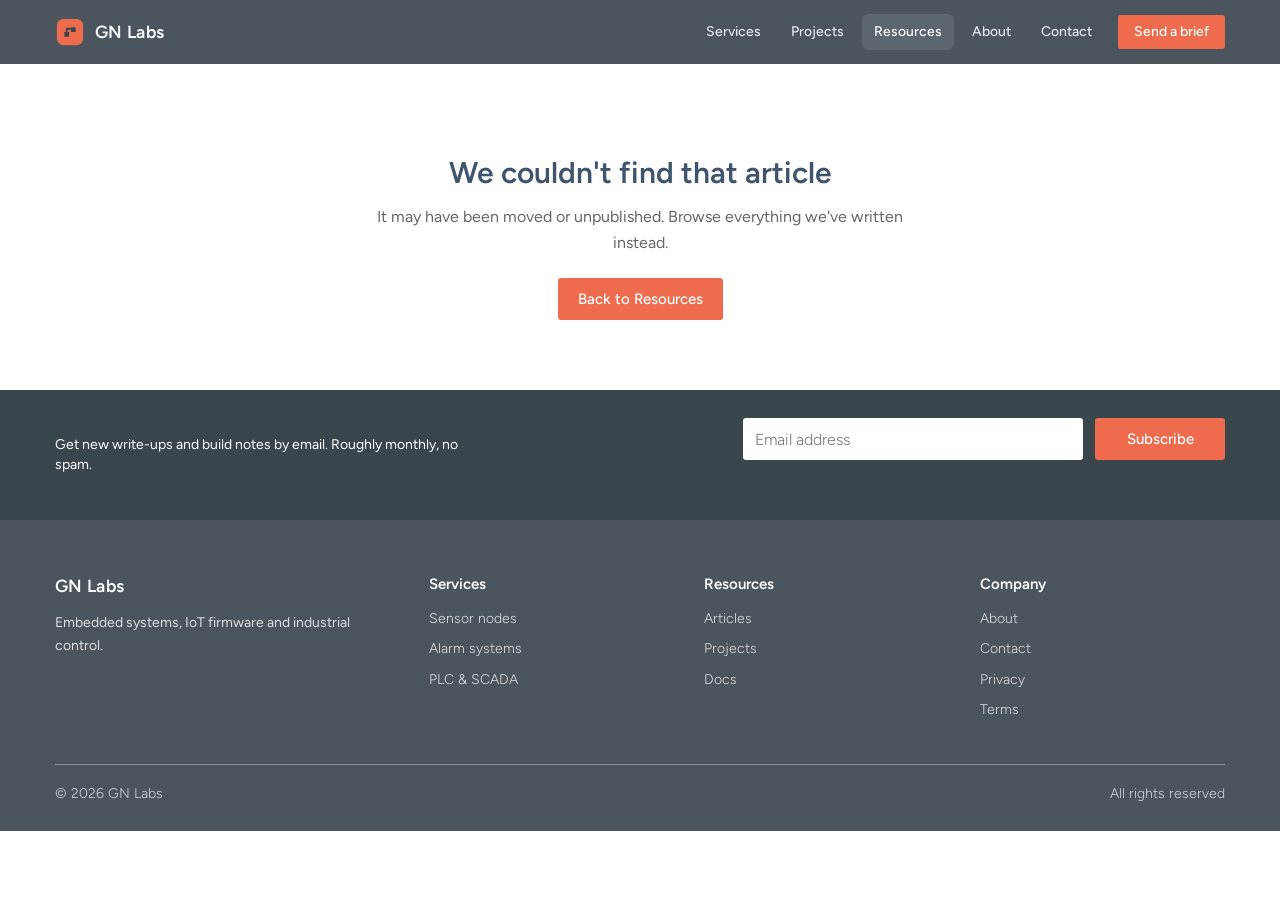
<file: article.html>
<!DOCTYPE html>
<html lang="en">
<head>
<meta charset="utf-8">
<meta name="viewport" content="width=device-width, initial-scale=1">
<title>Article | GN Labs</title>
<meta name="description" content="Technical articles and field notes from GN Labs on embedded systems, industrial automation and control.">
<meta name="robots" content="index, follow">
<link rel="canonical" href="https://gnlabs.site/resources">
<meta property="og:site_name" content="GN Labs">
<meta property="og:type" content="article">
<meta property="og:title" content="GN Labs Articles | Embedded Systems and Industrial Control">
<meta property="og:description" content="Engineering notes, field-tested methods and write-ups on embedded systems, IoT and industrial control from GN Labs.">
<meta property="og:url" content="https://gnlabs.site/resources">
<meta property="og:image" content="https://gnlabs.site/og-cover.jpg">
<meta name="twitter:card" content="summary_large_image">
<meta name="twitter:title" content="GN Labs Articles | Embedded Systems and Industrial Control">
<meta name="twitter:description" content="Engineering notes, field-tested methods and write-ups on embedded systems, IoT and industrial control from GN Labs.">
<meta name="twitter:image" content="https://gnlabs.site/og-cover.jpg">
<link rel="icon" type="image/svg+xml" href="data:image/svg+xml,%3Csvg xmlns='http://www.w3.org/2000/svg' viewBox='0 0 32 32'%3E%3Crect x='2' y='2' width='28' height='28' rx='7' fill='%23ee6c4d'/%3E%3Cpath d='M10 16h5v5h-5zM17 11h5v5h-5z' fill='%233a444b'/%3E%3Cpath d='M12.5 16v-3.5h4.5' stroke='%233a444b' stroke-width='2' fill='none'/%3E%3C/svg%3E">
<link rel="apple-touch-icon" href="data:image/svg+xml,%3Csvg xmlns='http://www.w3.org/2000/svg' viewBox='0 0 32 32'%3E%3Crect width='32' height='32' rx='8' fill='%234a555d'/%3E%3Crect x='3' y='3' width='26' height='26' rx='6' fill='%23ee6c4d'/%3E%3Cpath d='M10 16h5v5h-5zM17 11h5v5h-5z' fill='%233a444b'/%3E%3Cpath d='M12.5 16v-3.5h4.5' stroke='%233a444b' stroke-width='2' fill='none'/%3E%3C/svg%3E">
<meta name="theme-color" content="#4a555d">

<script>
/* Font loader — identical to the rest of the site. */
(function(){
  var kit = "";
  var l = document.createElement("link"); l.rel = "stylesheet";
  l.href = kit ? "https://use.typekit.net/" + kit + ".css"
               : "https://fonts.googleapis.com/css2?family=Figtree:wght@300;400;500;600&display=swap";
  document.head.appendChild(l);
})();
</script>
<style>
/* ===== shared brand tokens + chrome (same as homepage / resources / projects / services) ===== */
:root{
  --font:"proxima-nova","Figtree",Arial,Helvetica,sans-serif;
  --dark:#4a555d; --dark-2:#3a444b; --slate:#3f546d; --news:#39464b;
  --cta:#ee6c4d; --cta-h:#d85a3c; --link:#3b82c4; --link-l:#6aa9de;
  --head:#3f546d; --text:#4e4e4e; --text2:#666; --grey:#eeeeee; --line:#e6e6e6; --max:1200px;
}
*{box-sizing:border-box;margin:0;padding:0}
html{scroll-behavior:smooth}
body{font:400 16px/26px var(--font);color:var(--text);background:#fff;overflow-x:hidden;-webkit-font-smoothing:antialiased}
img{max-width:100%;display:block}
a{color:inherit}
ul{list-style:none}
button,input{font-family:inherit}
[hidden]{display:none!important}
.wrap{max-width:var(--max);margin:0 auto;padding:0 15px}
.btn{display:inline-block;height:42px;padding:11px 20px;border:0;border-radius:3px;background:var(--cta);color:#fff;font:500 15px/20px var(--font);text-decoration:none;text-align:center;cursor:pointer}
.btn:hover{background:var(--cta-h)}
.btn.hollow{background:transparent;border:2px solid var(--link-l);line-height:16px;padding:10px 18px;color:var(--head)}
.btn.hollow:hover{background:var(--link);color:#fff;border-color:var(--link)}
.link-arrow{display:inline-flex;align-items:center;gap:6px;font-size:15px;line-height:20px;font-weight:500;color:var(--link);text-decoration:none}
.link-arrow svg{width:14px;height:14px;transition:transform .15s ease}
.link-arrow:hover svg{transform:translateX(3px)}

header{position:sticky;top:0;z-index:30;background:var(--dark);color:#fff}
.bar{display:flex;align-items:center;justify-content:space-between;height:64px}
.brand{display:flex;align-items:center;gap:10px;font-weight:600;font-size:1.1rem;text-decoration:none;letter-spacing:.3px}
.brand svg{width:30px;height:30px}
nav ul{display:flex;gap:6px;align-items:center}
nav a:not(.btn){display:block;padding:8px 12px;text-decoration:none;border-radius:6px;font-size:14px;font-weight:500;color:#e6e9ec;line-height:1.4}
nav a:not(.btn):hover{background:#ffffff1a;color:#fff}
nav a.current{background:#ffffff1a;color:#fff}
nav .btn{height:auto;padding:8px 16px;font-size:14px;line-height:1.3}
.nav-cta{margin-left:8px}
.burger{display:none;background:none;border:0;color:#fff;font-size:1.6rem;cursor:pointer}
@media(max-width:860px){
  .burger{display:block}
  #nav{position:absolute;left:0;right:0;top:64px;background:var(--dark-2);display:none;padding:10px 20px 18px}
  #nav.open{display:block}
  #nav ul{flex-direction:column;align-items:stretch}
  .nav-cta{margin:8px 0 0}
}
#progress{position:absolute;left:0;bottom:0;height:3px;width:0;background:var(--cta);transition:width .08s linear}

.news{background:var(--news);padding:28px 0;color:#fff}
.news .wrap{display:flex;justify-content:space-between;align-items:center;gap:20px;flex-wrap:wrap}
.news p{font-size:14px;line-height:20px;max-width:420px}
.news form{display:flex;gap:12px;flex-wrap:wrap;justify-content:flex-end}
.news input{height:42px;width:340px;max-width:100%;border:0;border-radius:3px;padding:12px;font:300 16px var(--font)}
.news .btn{width:130px;padding:11px 0}
.news .msg{width:100%;font-size:14px;min-height:20px;text-align:right}
@media(max-width:745px){.news .wrap{flex-direction:column;text-align:center}.news form{justify-content:center}.news .msg{text-align:center}}

footer{background:var(--dark);color:#dfdfdf;padding:52px 0 26px;font-size:14px;line-height:1.6}
.f-grid{display:grid;grid-template-columns:1.4fr repeat(3,1fr);gap:30px}
footer h4{color:#fff;margin-bottom:12px;font-size:15px;font-weight:600}
footer li{margin-bottom:8px}
footer a{text-decoration:none;font-weight:300}
footer a:hover{color:#fff;text-decoration:underline}
.f-bottom{border-top:1px solid #87979d;margin-top:34px;padding-top:18px;display:flex;justify-content:space-between;flex-wrap:wrap;gap:10px;color:#cfd4d7;font-weight:300}
@media(max-width:760px){.f-grid{grid-template-columns:1fr 1fr}}
@media(prefers-reduced-motion:reduce){*{transition:none!important;animation:none!important}html{scroll-behavior:auto}}

/* ==========================================================================
   ARTICLE PAGE
========================================================================== */
.fade-in{opacity:0;transform:translateY(14px);transition:opacity .45s ease-out,transform .45s ease-out}
.fade-in.is-visible{opacity:1;transform:translateY(0)}
.skel{background:linear-gradient(90deg,#f0f1f2 25%,#e5e7e9 37%,#f0f1f2 63%);background-size:400% 100%;animation:skelshine 1.4s ease-in-out infinite;border-radius:3px}
@keyframes skelshine{0%{background-position:100% 50%}100%{background-position:0 50%}}

/* ---- article head ---- */
.a-head{background:linear-gradient(180deg,#f7f8f9,#fff);padding:46px 0 10px}
.a-head .inner{max-width:820px;margin:0 auto;text-align:center}
.crumb{font-size:13px;color:var(--text2);margin-bottom:18px}
.crumb a{color:var(--link);text-decoration:none}.crumb a:hover{text-decoration:underline}
.pill{display:inline-block;background:var(--cta);color:#fff;font-size:11px;font-weight:600;letter-spacing:.5px;text-transform:uppercase;padding:5px 11px;border-radius:3px;margin-bottom:16px;text-decoration:none}
.a-head h1{font-size:40px;line-height:48px;font-weight:600;color:var(--head);letter-spacing:-.012em;margin-bottom:16px}
.a-head .deck{font-size:18px;line-height:29px;font-weight:300;color:var(--text2);max-width:680px;margin:0 auto 22px}
.byline{display:flex;flex-wrap:wrap;justify-content:center;align-items:center;gap:8px 18px;font-size:13.5px;color:var(--text2)}
.byline .who{display:inline-flex;align-items:center;gap:9px;font-weight:600;color:var(--head)}
.byline .av{width:28px;height:28px;border-radius:7px;background:var(--cta);display:flex;align-items:center;justify-content:center}
.byline .av svg{width:18px;height:18px}
.byline .dot{width:3px;height:3px;border-radius:50%;background:#b9c0c4}
.a-hero{max-width:980px;margin:34px auto 0;padding:0 15px}
.a-hero figure{aspect-ratio:16/9;border-radius:6px;overflow:hidden;background:#e4e8ea;box-shadow:0 26px 54px -34px rgba(20,30,40,.45)}
.a-hero img{width:100%;height:100%;object-fit:cover}
@media(max-width:640px){.a-head{padding:30px 0 6px}.a-head h1{font-size:27px;line-height:34px}.a-head .deck{font-size:16px;line-height:25px}.a-hero figure{aspect-ratio:4/3;border-radius:4px}}

/* ---- layout ---- */
.a-layout{display:grid;grid-template-columns:minmax(0,1fr) 320px;gap:60px;max-width:1120px;margin:0 auto;padding:46px 15px 30px}
@media(max-width:980px){.a-layout{grid-template-columns:minmax(0,1fr);gap:40px}}
.a-main{min-width:0;max-width:720px;width:100%;margin:0 auto}

/* ---- body typography ---- */
.article-body{font-size:17.5px;line-height:31px;color:#454545}
.article-body>*+*{margin-top:1.25em}
.article-body h2{font-size:27px;line-height:35px;font-weight:600;color:var(--head);letter-spacing:-.01em;margin-top:2em;scroll-margin-top:90px}
.article-body h3{font-size:21px;line-height:29px;font-weight:600;color:var(--head);margin-top:1.7em;scroll-margin-top:90px}
.article-body h4{font-size:17px;font-weight:600;color:var(--head);margin-top:1.5em}
.article-body a{color:var(--link);text-decoration:underline;text-underline-offset:3px;text-decoration-thickness:1px}
.article-body a:hover{color:var(--cta)}
.article-body strong{font-weight:600;color:#333}
.article-body ul,.article-body ol{padding-left:1.4em}
.article-body ul{list-style:disc}.article-body ol{list-style:decimal}
.article-body li{padding-left:.3em;margin-top:.45em}
.article-body li::marker{color:var(--cta)}
.article-body li>p{display:inline}
.article-body code{font:500 .88em ui-monospace,SFMono-Regular,Menlo,monospace;background:var(--grey);padding:2px 6px;border-radius:3px;color:#c2452a}
.article-body hr{border:0;border-top:1px solid var(--line);margin:2.4em 0}
.article-body blockquote{border-left:3px solid var(--cta);background:#f7f8f9;padding:18px 24px;border-radius:0 4px 4px 0;font-size:19px;line-height:30px;font-weight:300;color:var(--head)}
.article-body blockquote p+p{margin-top:.7em}
.article-body table{width:100%;border-collapse:collapse;font-size:15px;line-height:23px;display:block;overflow-x:auto}
.article-body th,.article-body td{border:1px solid var(--line);padding:10px 14px;text-align:left}
.article-body th{background:#f7f8f9;color:var(--head);font-weight:600}
.article-body figure,.article-figure{margin:2em 0}
.article-body figure img{width:100%;border-radius:5px;background:#e4e8ea}
.article-body figcaption{margin-top:10px;font-size:13.5px;line-height:21px;color:var(--text2);text-align:center}
.article-body img{border-radius:5px}
.code-block{position:relative;background:var(--dark-2);color:#e8ecef;border-radius:5px;padding:38px 20px 18px;font:400 13.5px/22px ui-monospace,SFMono-Regular,Menlo,monospace;white-space:pre;overflow-x:auto}
.code-label{position:absolute;top:10px;left:20px;font-size:11px;letter-spacing:.6px;text-transform:uppercase;color:var(--link-l);font-weight:600}
.callout{background:#fdf1ed;border-left:3px solid var(--cta);padding:18px 22px;border-radius:0 4px 4px 0}
.callout p{font-size:15.5px;line-height:25px;color:#4a4a4a;margin:0}
.callout .callout-label{font-size:12px;font-weight:600;letter-spacing:.6px;text-transform:uppercase;color:var(--cta);margin-bottom:6px}
.pull-quote{font-size:24px;line-height:34px;font-weight:300;color:var(--head);text-align:center;padding:10px 20px;border-top:1px solid var(--line);border-bottom:1px solid var(--line);margin:2em 0}
@media(max-width:640px){.article-body{font-size:16.5px;line-height:29px}.article-body h2{font-size:23px;line-height:31px}.article-body h3{font-size:19px;line-height:27px}.pull-quote{font-size:20px;line-height:29px}}

/* ---- after-article ---- */
.share-row{display:flex;flex-wrap:wrap;align-items:center;gap:10px;margin-top:40px;padding:18px 0;border-top:1px solid var(--line);border-bottom:1px solid var(--line)}
.share-row span.t{font-size:13px;font-weight:600;letter-spacing:.4px;text-transform:uppercase;color:var(--text2);margin-right:6px}
.sbtn{display:inline-flex;align-items:center;gap:7px;height:36px;padding:0 14px;border:1.5px solid var(--line);border-radius:20px;background:#fff;font-size:13px;font-weight:600;color:var(--head);cursor:pointer;text-decoration:none;transition:border-color .15s ease,color .15s ease}
.sbtn:hover{border-color:var(--link);color:var(--link)}
.sbtn svg{width:15px;height:15px}
.sbtn.copied{border-color:#3aa76d;color:#3aa76d}
.author-card{display:flex;gap:18px;align-items:flex-start;margin-top:34px;padding:24px;background:#f7f8f9;border-radius:6px}
.author-card .av{flex:none;width:52px;height:52px;border-radius:12px;background:var(--cta);display:flex;align-items:center;justify-content:center}
.author-card .av svg{width:32px;height:32px}
.author-card h3{font-size:16px;font-weight:600;color:var(--head);margin-bottom:4px}
.author-card p{font-size:14.5px;line-height:23px;font-weight:300;color:var(--text2)}
.cta-card{margin-top:34px;display:grid;grid-template-columns:1.6fr 1fr;gap:24px;align-items:center;background:var(--dark-2);color:#fff;border-radius:6px;padding:32px 34px}
.cta-card h3{font-size:22px;line-height:29px;font-weight:600;margin-bottom:8px;letter-spacing:-.005em}
.cta-card p{font-size:14.5px;line-height:23px;font-weight:300;color:#d4dadd}
.cta-card .acts{display:flex;flex-direction:column;gap:10px}
@media(max-width:700px){.cta-card{grid-template-columns:minmax(0,1fr);padding:26px 22px}}

/* ---- sidebar ---- */
.side{display:flex;flex-direction:column;gap:22px}
.side-sticky{position:sticky;top:88px;display:flex;flex-direction:column;gap:22px}
.box{border:1px solid var(--line);border-radius:5px;padding:20px 20px 18px;background:#fff}
.box h4{font-size:12px;font-weight:600;letter-spacing:.7px;text-transform:uppercase;color:var(--text2);margin-bottom:12px}
#tocList{display:flex;flex-direction:column;border-left:2px solid var(--line)}
#tocList a{display:block;padding:6px 0 6px 14px;margin-left:-2px;border-left:2px solid transparent;font-size:13.5px;line-height:20px;color:var(--text2);text-decoration:none;transition:color .15s ease,border-color .15s ease}
#tocList a[data-level="3"]{padding-left:28px;font-size:13px}
#tocList a:hover{color:var(--head)}
#tocList a.is-active{color:var(--head);font-weight:600;border-left-color:var(--cta)}
.box.dark{background:var(--news);border-color:var(--news);color:#fff}
.box.dark h4{color:#cdd5da}
.box.dark p{font-size:14px;line-height:22px;font-weight:300;color:#dde3e7;margin-bottom:12px}
.box.dark input{width:100%;height:40px;border:0;border-radius:3px;padding:0 12px;font:300 15px var(--font);margin-bottom:10px}
.box.dark .btn{width:100%;height:40px;padding:10px 0}
.recent{display:flex;gap:12px;align-items:flex-start;padding:9px 0;text-decoration:none;border-top:1px solid var(--line)}
.recent:first-child{border-top:0;padding-top:2px}
.recent .th{flex:none;width:64px;height:54px;border-radius:3px;overflow:hidden;background:#e4e8ea}
.recent .th img{width:100%;height:100%;object-fit:cover}
.recent b{font-size:13.5px;line-height:19px;font-weight:600;color:var(--head);transition:color .15s ease;display:-webkit-box;-webkit-line-clamp:3;-webkit-box-orient:vertical;overflow:hidden}
.recent:hover b{color:var(--link)}
.recent small{display:block;margin-top:3px;font-size:12px;color:var(--text2)}
@media(max-width:980px){.side-sticky{position:static}.box.toc{display:none}}

/* ---- related ---- */
.related{background:#f7f8f9;padding:64px 0;margin-top:30px}
.related h2{font-size:28px;line-height:36px;font-weight:600;color:var(--head);margin-bottom:6px;letter-spacing:-.01em}
.related .sub{font-size:15px;color:var(--text2);font-weight:300;margin-bottom:28px}
.rel-grid{display:grid;grid-template-columns:repeat(3,1fr);gap:24px}
.rel-card{display:flex;flex-direction:column;background:#fff;border:1px solid var(--line);border-radius:4px;overflow:hidden;text-decoration:none;color:inherit;transition:box-shadow .2s ease,transform .2s ease,border-color .2s ease}
.rel-card:hover{box-shadow:0 16px 36px -26px rgba(20,30,40,.3);transform:translateY(-2px);border-color:#d8dde0}
.rel-card .pic{position:relative;aspect-ratio:3/2;background:#e4e8ea;overflow:hidden}
.rel-card .pic img{width:100%;height:100%;object-fit:cover;transition:transform .5s ease}
.rel-card:hover .pic img{transform:scale(1.05)}
.rel-card .tag{position:absolute;top:12px;left:12px;background:rgba(58,68,75,.88);color:#fff;font-size:10.5px;font-weight:600;letter-spacing:.4px;text-transform:uppercase;padding:5px 9px;border-radius:3px}
.rel-card .b{padding:18px 20px 20px}
.rel-card h3{font-size:16.5px;line-height:22px;font-weight:600;color:var(--head);margin-bottom:6px}
.rel-card small{font-size:12.5px;color:var(--text2)}
@media(max-width:900px){.rel-grid{grid-template-columns:1fr 1fr}.rel-grid .rel-card:nth-child(3){display:none}}
@media(max-width:560px){.rel-grid{grid-template-columns:minmax(0,1fr)}.rel-grid .rel-card:nth-child(3){display:flex}}

/* ---- not found / notices ---- */
.nf{text-align:center;padding:90px 15px 70px;max-width:560px;margin:0 auto}
.nf h1{font-size:30px;line-height:38px;font-weight:600;color:var(--head);margin-bottom:12px}
.nf p{color:var(--text2);margin-bottom:22px}
#sampleNotice{background:var(--grey);padding:10px 16px;margin-bottom:26px;font-size:13px;line-height:20px;color:var(--text2);border-left:3px solid var(--cta)}
</style>
</head>
<body>

<header>
  <div class="wrap bar">
    <a class="brand" href="/" aria-label="GN Labs home">
      <svg viewBox="0 0 32 32" fill="none" aria-hidden="true"><rect x="2" y="2" width="28" height="28" rx="7" style="fill:var(--cta)"/><path d="M10 16h5v5h-5zM17 11h5v5h-5z" style="fill:var(--dark-2)"/><path d="M12.5 16v-3.5h4.5" style="stroke:var(--dark-2)" stroke-width="2"/></svg>
      GN Labs
    </a>
    <button class="burger" id="burger" aria-label="Toggle menu" aria-expanded="false">&#9776;</button>
    <nav id="nav"><ul id="nav-list"></ul></nav>
  </div>
  <div id="progress" aria-hidden="true"></div>
</header>

<main>

<div id="notFound" class="nf" hidden>
  <h1>We couldn't find that article</h1>
  <p>It may have been moved or unpublished. Browse everything we've written instead.</p>
  <a class="btn" href="/resources">Back to Resources</a>
</div>

<div id="articleView">
  <section class="a-head">
    <div class="wrap">
      <div class="inner">
        <p class="crumb"><a href="/">Home</a> / <a href="/resources">Resources</a></p>
        <a class="pill" id="pill" href="/resources">&nbsp;</a>
        <h1 id="title"><span class="skel" style="display:block;height:44px;max-width:620px;margin:0 auto 10px"></span><span class="skel" style="display:block;height:44px;max-width:420px;margin:0 auto"></span></h1>
        <p class="deck" id="deck" hidden></p>
        <div class="byline">
          <span class="who"><span class="av"><svg viewBox="0 0 32 32" fill="none" aria-hidden="true"><path d="M10 16h5v5h-5zM17 11h5v5h-5z" fill="#3a444b"/><path d="M12.5 16v-3.5h4.5" stroke="#3a444b" stroke-width="2"/></svg></span>GN Labs</span>
          <span class="dot"></span><time id="date"></time>
          <span class="dot"></span><span id="readTime"></span>
        </div>
      </div>
    </div>
    <div class="a-hero"><figure><img id="heroImg" alt="" width="1200" height="675" fetchpriority="high"></figure></div>
  </section>

  <div class="a-layout">
    <article class="a-main">
      <p id="sampleNotice" hidden>You're viewing sample content. Once this article is published in Contentful, the real text replaces it automatically.</p>
      <div class="article-body" id="articleBody">
        <div class="skel" style="height:18px;width:92%"></div><div class="skel" style="height:18px;width:86%"></div><div class="skel" style="height:18px;width:90%"></div><div class="skel" style="height:18px;width:60%"></div>
      </div>

      <div class="share-row">
        <span class="t">Share</span>
        <a class="sbtn" href="#" data-share="x"><svg viewBox="0 0 24 24" fill="currentColor"><path d="M18.2 2h3.3l-7.2 8.3L22.8 22h-6.6l-5.2-6.8L5 22H1.7l7.7-8.9L1.2 2H8l4.7 6.2L18.2 2Zm-1.2 18h1.8L7 3.9H5.1L17 20Z"/></svg>Post</a>
        <a class="sbtn" href="#" data-share="linkedin"><svg viewBox="0 0 24 24" fill="currentColor"><path d="M20.45 20.45h-3.55v-5.57c0-1.33-.02-3.04-1.85-3.04-1.85 0-2.14 1.45-2.14 2.94v5.67H9.36V9h3.41v1.56h.05c.47-.9 1.63-1.85 3.36-1.85 3.6 0 4.27 2.37 4.27 5.45v6.29ZM5.34 7.43a2.06 2.06 0 1 1 0-4.12 2.06 2.06 0 0 1 0 4.12ZM7.12 20.45H3.56V9h3.56v11.45Z"/></svg>Share</a>
        <button class="sbtn" type="button" id="copyBtn"><svg viewBox="0 0 24 24" fill="none" stroke="currentColor" stroke-width="2" stroke-linecap="round" stroke-linejoin="round"><rect x="9" y="9" width="11" height="11" rx="2"/><path d="M5 15V6a2 2 0 0 1 2-2h9"/></svg><span id="copyLabel">Copy link</span></button>
      </div>

      <div class="author-card">
        <span class="av"><svg viewBox="0 0 32 32" fill="none" aria-hidden="true"><path d="M10 16h5v5h-5zM17 11h5v5h-5z" fill="#3a444b"/><path d="M12.5 16v-3.5h4.5" stroke="#3a444b" stroke-width="2"/></svg></span>
        <div>
          <h3>Written by GN Labs</h3>
          <p>Notes from the bench: what we built, what broke, and what we'd do differently. Embedded systems, alarm systems and industrial control, published with the working details.</p>
        </div>
      </div>

      <div class="cta-card">
        <div>
          <h3>Working on something similar?</h3>
          <p>Send us a short description of the system and where it's falling short. We reply within one business day, even if the answer is that someone else is a better fit.</p>
        </div>
        <div class="acts">
          <a class="btn" href="/contact">Send a brief</a>
          <a class="btn hollow" style="color:#fff;border-color:rgba(255,255,255,.5)" href="/services">See our services</a>
        </div>
      </div>
    </article>

    <aside class="side" aria-label="Article sidebar">
      <div class="side-sticky">
        <div class="box toc" id="tocBox" hidden><h4>In this article</h4><nav id="tocList" aria-label="Table of contents"></nav></div>
        <div class="box dark">
          <h4>Newsletter</h4>
          <p>New write-ups and build notes, roughly monthly. No spam.</p>
          <form id="sideNews"><input type="email" required placeholder="Email address" aria-label="Email address"><button class="btn" type="submit">Subscribe</button></form>
        </div>
        <div class="box" id="recentBox"><h4>Latest articles</h4><div id="recentList"></div></div>
      </div>
    </aside>
  </div>

  <section class="related" id="relatedSec">
    <div class="wrap">
      <h2>Keep reading</h2>
      <p class="sub">More from the bench.</p>
      <div class="rel-grid" id="relGrid"></div>
      <p style="margin-top:28px"><a class="link-arrow" href="/resources">View all resources <svg viewBox="0 0 24 24" fill="none" stroke="currentColor" stroke-width="2.4" stroke-linecap="round" stroke-linejoin="round"><path d="M5 12h14M13 6l6 6-6 6"/></svg></a></p>
    </div>
  </section>
</div>

<div class="news">
  <div class="wrap">
    <p>Get new write-ups and build notes by email. Roughly monthly, no spam.</p>
    <form id="newsForm">
      <input type="email" required placeholder="Email address" aria-label="Email address">
      <button class="btn" type="submit">Subscribe</button>
      <div class="msg" id="newsMsg" role="status"></div>
    </form>
  </div>
</div>

</main>

<footer>
  <div class="wrap">
    <div class="f-grid" id="footer-grid"></div>
    <div class="f-bottom"><span>&copy; <span id="year"></span> GN Labs</span><span>All rights reserved</span></div>
  </div>
</footer>

<script src="contentful.js"></script>
<script>
/* Header / footer — mirrors the other pages. Resources is "current" because articles live under it. */
const NAV = [
  {label:"Services", url:"/services"},
  {label:"Projects", url:"/projects"},
  {label:"Resources", url:"/resources", current:true},
  {label:"About", url:"/about"},
  {label:"Contact", url:"/contact"}
];
const NAV_CTA = {label:"Send a brief", url:"/contact"};
const FOOTER = {
  blurb:"Embedded systems, IoT firmware and industrial control.",
  columns:[
    {title:"Services", links:[["Sensor nodes","/services#sensor-nodes"],["Alarm systems","/services#alarms"],["PLC & SCADA","/services#control"]]},
    {title:"Resources", links:[["Articles","/resources"],["Projects","/projects"],["Docs","/docs"]]},
    {title:"Company", links:[["About","/about"],["Contact","/contact"],["Privacy","/privacy"],["Terms","/terms"]]}
  ]
};
document.getElementById("nav-list").innerHTML =
  NAV.map(n => `<li><a href="${n.url}"${n.current ? ' class="current"' : ''}>${n.label}</a></li>`).join("")
  + `<li class="nav-cta"><a class="btn" href="${NAV_CTA.url}">${NAV_CTA.label}</a></li>`;
document.getElementById("footer-grid").innerHTML =
  `<div><a class="brand" href="/" style="color:#fff;margin-bottom:12px">GN Labs</a><p>${FOOTER.blurb}</p></div>`
  + FOOTER.columns.map(c => `<div><h4>${c.title}</h4><ul>${c.links.map(l => `<li><a href="${l[1]}">${l[0]}</a></li>`).join("")}</ul></div>`).join("");
document.getElementById("year").textContent = new Date().getFullYear();
const burger = document.getElementById("burger"), navEl = document.getElementById("nav");
burger.addEventListener("click", () => { const o = navEl.classList.toggle("open"); burger.setAttribute("aria-expanded", o); });

/* Data — same `article` content type as resources.html, via contentful.js.
   Category ids are the literal values stored on Contentful entries. */
const CATEGORY_LABEL = { automation:"Industrial Automation", control:"Systems & Control", embedded:"Embedded & Hardware", software:"Software & Cloud" };

/* Fallback list (same slugs as resources.html) used when Contentful isn't configured or can't be reached. */
const placeholderArticles = [
  {title:"Why relay logic still runs a third of production lines — and when to leave it alone", slug:"relay-logic-still-runs-lines", excerpt:"A framework for deciding whether a legacy control system needs replacing or just needs to be understood.", category:"automation", image:"https://picsum.photos/seed/gnlabs-res-relay/1200/675", date:"2026-09-08", readTime:"7 min read"},
  {title:"Store-and-forward buffering for sensors that lose signal for hours", slug:"store-and-forward-buffering", excerpt:"Designing an edge device around the assumption that the network is absent, not present.", category:"embedded", image:"https://picsum.photos/seed/gnlabs-res-buffer/1200/675", date:"2026-08-22", readTime:"6 min read"},
  {title:"Idempotency keys are not optional at the OT/IT boundary", slug:"idempotency-ot-it-boundary", excerpt:"A dropped acknowledgement over an unreliable fieldbus link can double-write a batch record.", category:"software", image:"https://picsum.photos/seed/gnlabs-res-idempotent/1200/675", date:"2026-08-05", readTime:"5 min read"},
  {title:"Tuning a PID loop against a model before it ever sees a real tank", slug:"tuning-pid-against-a-model", excerpt:"A practical walkthrough of building a thermal model, then validating tuned gains on a hardware-in-the-loop bench.", category:"control", image:"https://picsum.photos/seed/gnlabs-res-pid/1200/675", date:"2026-07-19", readTime:"9 min read"},
  {title:"Structured text over ladder: an argument, not a preference", slug:"structured-text-over-ladder", excerpt:"Ladder logic optimises for reading current state at a glance. Structured text optimises for reasoning about behaviour.", category:"automation", image:"https://picsum.photos/seed/gnlabs-res-structext/1200/675", date:"2026-07-02", readTime:"8 min read"},
  {title:"Grafana dashboards operators actually look at", slug:"grafana-dashboards-operators-use", excerpt:"Most plant dashboards are built for the engineer who made them, not the operator with thirty seconds to glance.", category:"software", image:"https://picsum.photos/seed/gnlabs-res-grafana/1200/675", date:"2026-06-14", readTime:"5 min read"},
  {title:"Power budgeting an ESP32 sensor node for an 18-month battery life", slug:"power-budgeting-esp32-sensor-node", excerpt:"Deep sleep current, wake cadence, and the radio transmission cost that dominates the whole budget.", category:"embedded", image:"https://picsum.photos/seed/gnlabs-res-esp32/1200/675", date:"2026-05-28", readTime:"7 min read"},
  {title:"What a hardware-in-the-loop bench actually needs to catch", slug:"what-a-hil-bench-needs-to-catch", excerpt:"Not every fault is worth simulating. A working list of the failure classes that justify building a HIL rig.", category:"control", image:"https://picsum.photos/seed/gnlabs-res-hil/1200/675", date:"2026-05-11", readTime:"6 min read"},
  {title:"Documenting a panel for an engineer who will never meet you", slug:"documenting-a-panel-for-a-stranger", excerpt:"A concrete standard for handover documentation, built from watching what gets referenced six months in.", category:"automation", image:"https://picsum.photos/seed/gnlabs-res-doc/1200/675", date:"2026-04-30", readTime:"6 min read"}
];

/* Sample body, shown only for placeholder slugs when the live entry can't load. */
const SAMPLE_BODY = `
<p>This is sample copy standing in for the real article until it's published in Contentful. It shows how headings, lists, quotes and code will look on the page.</p>
<h2 id="why-it-matters">Why it matters</h2>
<p>Good technical writing starts with the failure, not the fix. Describe what was observed, what was suspected, and what turned out to be true, in that order.</p>
<div class="callout"><p class="callout-label">Note</p><p>Callouts are for the one detail a reader must not miss.</p></div>
<h2 id="the-approach">The approach</h2>
<ul><li>State the constraint before the solution.</li><li>Show the measurement that proved it.</li><li>Record what you would do differently.</li></ul>
<blockquote><p>A system that fails loudly is easier to fix than one that fails quietly.</p></blockquote>
<h3 id="a-small-example">A small example</h3>
<div class="code-block"><span class="code-label">pseudo</span>if sensor.stale(limit=30s):
    raise_alarm("sensor stale")
    hold_last_safe_value()</div>
<h2 id="takeaways">Takeaways</h2>
<p>Write it down while it's fresh, publish the working details, and let the next engineer start where you finished.</p>`;

const esc = s => String(s ?? "").replace(/[&<>"']/g, c => ({"&":"&amp;","<":"&lt;",">":"&gt;",'"':"&quot;","'":"&#39;"}[c]));
const fmtDate = iso => { const d = new Date(iso); return isNaN(d) ? (iso || "") : d.toLocaleDateString("en-US",{month:"long",day:"numeric",year:"numeric"}); };
const shortDate = iso => { const d = new Date(iso); return isNaN(d) ? (iso || "") : d.toLocaleDateString("en-US",{month:"short",day:"numeric",year:"numeric"}); };
const articleUrl = a => `/article.html?slug=${encodeURIComponent(a.slug)}`;
const $ = id => document.getElementById(id);

const params = new URLSearchParams(window.location.search);
const CURRENT_SLUG = params.get("slug");
const forceFresh = params.has("fresh");
const GN = window.GNContentful;

function setMeta(sel, attr, val){ const el = document.querySelector(sel); if (el && val) el.setAttribute(attr, val); }

function applyArticle(a, opts){
  const url = `https://gnlabs.site/article?slug=${encodeURIComponent(a.slug)}`;
  const label = CATEGORY_LABEL[a.category] || a.category || "Article";
  document.title = `${a.title} | GN Labs`;
  setMeta('meta[name="description"]', "content", a.excerpt);
  setMeta('link[rel="canonical"]', "href", url);
  setMeta('meta[property="og:title"]', "content", a.title);
  setMeta('meta[property="og:description"]', "content", a.excerpt);
  setMeta('meta[property="og:url"]', "content", url);
  setMeta('meta[property="og:image"]', "content", a.image);
  setMeta('meta[name="twitter:title"]', "content", a.title);
  setMeta('meta[name="twitter:description"]', "content", a.excerpt);
  setMeta('meta[name="twitter:image"]', "content", a.image);
  if (opts.sample) document.querySelector('meta[name="robots"]').setAttribute("content", "noindex, follow");

  $("pill").textContent = label;
  $("title").textContent = a.title;
  if (a.excerpt) { $("deck").textContent = a.excerpt; $("deck").hidden = false; }
  const t = $("date"); t.textContent = fmtDate(a.date); if (a.date) t.setAttribute("datetime", a.date);
  $("readTime").textContent = a.readTime || "";
  const img = $("heroImg");
  if (a.image) img.src = a.image; else img.closest(".a-hero").hidden = true;

  $("articleBody").innerHTML = opts.html;
  $("sampleNotice").hidden = !opts.sample;

  if (!opts.sample) {   // structured data for search engines, real entries only
    const ld = document.createElement("script"); ld.type = "application/ld+json";
    ld.textContent = JSON.stringify({
      "@context":"https://schema.org","@type":"Article",
      headline:a.title, description:a.excerpt || "", image:a.image ? [a.image] : undefined,
      datePublished:a.date, author:{"@type":"Organization",name:"GN Labs"},
      publisher:{"@type":"Organization",name:"GN Labs",url:"https://gnlabs.site/"},
      mainEntityOfPage:url
    });
    document.head.appendChild(ld);
  }
}

function showNotFound(){
  document.title = "Article not found | GN Labs";
  document.querySelector('meta[name="robots"]').setAttribute("content", "noindex, follow");
  $("articleView").hidden = true;
  $("notFound").hidden = false;
}

function renderLists(all, current){
  const others = all.filter(a => a.slug !== current.slug);
  const recent = [...others].sort((a,b) => new Date(b.date) - new Date(a.date)).slice(0,3);
  $("recentList").innerHTML = recent.map(a => `
    <a class="recent" href="${articleUrl(a)}">
      <span class="th"><img src="${esc(a.image)}" alt="" loading="lazy"></span>
      <span><b>${esc(a.title)}</b><small>${shortDate(a.date)}</small></span>
    </a>`).join("");
  $("recentBox").hidden = recent.length === 0;

  const rel = [...others.filter(a => a.category === current.category), ...others.filter(a => a.category !== current.category)].slice(0,3);
  $("relGrid").innerHTML = rel.map(a => `
    <a class="rel-card" href="${articleUrl(a)}">
      <div class="pic"><img src="${esc(a.image)}" alt="" loading="lazy"><span class="tag">${esc(CATEGORY_LABEL[a.category] || a.category)}</span></div>
      <div class="b"><h3>${esc(a.title)}</h3><small>${shortDate(a.date)} &middot; ${esc(a.readTime || "")}</small></div>
    </a>`).join("");
  $("relatedSec").hidden = rel.length === 0;
}

/* Table of contents — built AFTER the body is in place (live or sample). */
function slugify(s){ return s.toLowerCase().replace(/[^a-z0-9]+/g,"-").replace(/^-|-$/g,""); }
function buildToc(){
  const heads = Array.from(document.querySelectorAll("#articleBody h2, #articleBody h3"));
  const used = new Set();
  heads.forEach(h => {
    if (!h.id) { const base = slugify(h.textContent) || "section"; let id = base, n = 1; while (used.has(id)) id = base + "-" + (++n); h.id = id; }
    used.add(h.id);
  });
  if (heads.length < 2) return;
  $("tocBox").hidden = false;
  $("tocList").innerHTML = heads.map(h => `<a href="#${esc(h.id)}" data-level="${h.tagName === "H3" ? 3 : 2}">${esc(h.textContent)}</a>`).join("");
  const links = Array.from(document.querySelectorAll("#tocList a"));
  const setActive = id => links.forEach(l => l.classList.toggle("is-active", l.getAttribute("href") === "#" + id));
  const spy = new IntersectionObserver(entries => {
    const vis = entries.filter(e => e.isIntersecting).sort((a,b) => a.boundingClientRect.top - b.boundingClientRect.top);
    if (vis.length) setActive(vis[0].target.id);
  }, { rootMargin:"-12% 0px -72% 0px", threshold:0 });
  heads.forEach(h => spy.observe(h));
  setActive(heads[0].id);
}

async function init(){
  if (!CURRENT_SLUG) { showNotFound(); return; }

  let all = null, live = null;
  if (GN && GN.isConfigured && GN.isConfigured()) {
    try {
      [live, all] = await Promise.all([
        GN.fetchArticleBySlug(CURRENT_SLUG, { force: forceFresh }),
        GN.fetchArticles({ force: forceFresh })
      ]);
    } catch (e) { console.warn("Contentful request failed:", e); }
  }
  const list = (all && all.length)
    ? all.map(a => ({...a, image: a.image || "https://picsum.photos/seed/gnlabs-res-fallback/1200/675"}))
    : placeholderArticles;

  if (live) {
    if (!live.image) live.image = "";
    const html = live.body ? GN.renderRichText(live.body, live.assetMap, live.entryMap) : "";
    applyArticle(live, { html, sample:false });
    renderLists(list, live);
  } else {
    const sample = placeholderArticles.find(a => a.slug === CURRENT_SLUG);
    if (!sample) { showNotFound(); return; }
    applyArticle(sample, { html: SAMPLE_BODY, sample:true });
    renderLists(placeholderArticles, sample);
  }
  buildToc();
  onScroll();
}

/* reading progress */
function onScroll(){
  const body = $("articleBody"); if (!body) return;
  const r = body.getBoundingClientRect();
  const total = Math.max(r.height - window.innerHeight * 0.5, 1);
  const done = Math.min(1, Math.max(0, (window.innerHeight * 0.25 - r.top) / total));
  $("progress").style.width = (done * 100) + "%";
}
window.addEventListener("scroll", onScroll, { passive:true });

/* share */
const pageUrl = () => window.location.href;
document.querySelectorAll('[data-share="x"]').forEach(b => b.addEventListener("click", e => { e.preventDefault(); window.open(`https://twitter.com/intent/tweet?text=${encodeURIComponent(document.title)}&url=${encodeURIComponent(pageUrl())}`, "_blank", "noopener,width=560,height=520"); }));
document.querySelectorAll('[data-share="linkedin"]').forEach(b => b.addEventListener("click", e => { e.preventDefault(); window.open(`https://www.linkedin.com/sharing/share-offsite/?url=${encodeURIComponent(pageUrl())}`, "_blank", "noopener,width=560,height=520"); }));
$("copyBtn").addEventListener("click", async () => {
  const btn = $("copyBtn"), lab = $("copyLabel");
  try { await navigator.clipboard.writeText(pageUrl()); lab.textContent = "Copied"; btn.classList.add("copied"); }
  catch (e) { lab.textContent = "Press Ctrl+C"; }
  setTimeout(() => { lab.textContent = "Copy link"; btn.classList.remove("copied"); }, 1600);
});

/* newsletters: local success state until a real endpoint exists */
$("newsForm").addEventListener("submit", e => {
  e.preventDefault();
  const msg = $("newsMsg"); msg.textContent = "Sending…";
  setTimeout(() => { msg.textContent = "Thanks, you're subscribed."; e.target.reset(); }, 500);
});
$("sideNews").addEventListener("submit", e => {
  e.preventDefault();
  e.target.innerHTML = '<p style="margin:0;font-weight:500">Thanks, you\'re subscribed.</p>';
});

init();
</script>
</body>
</html>
</file>
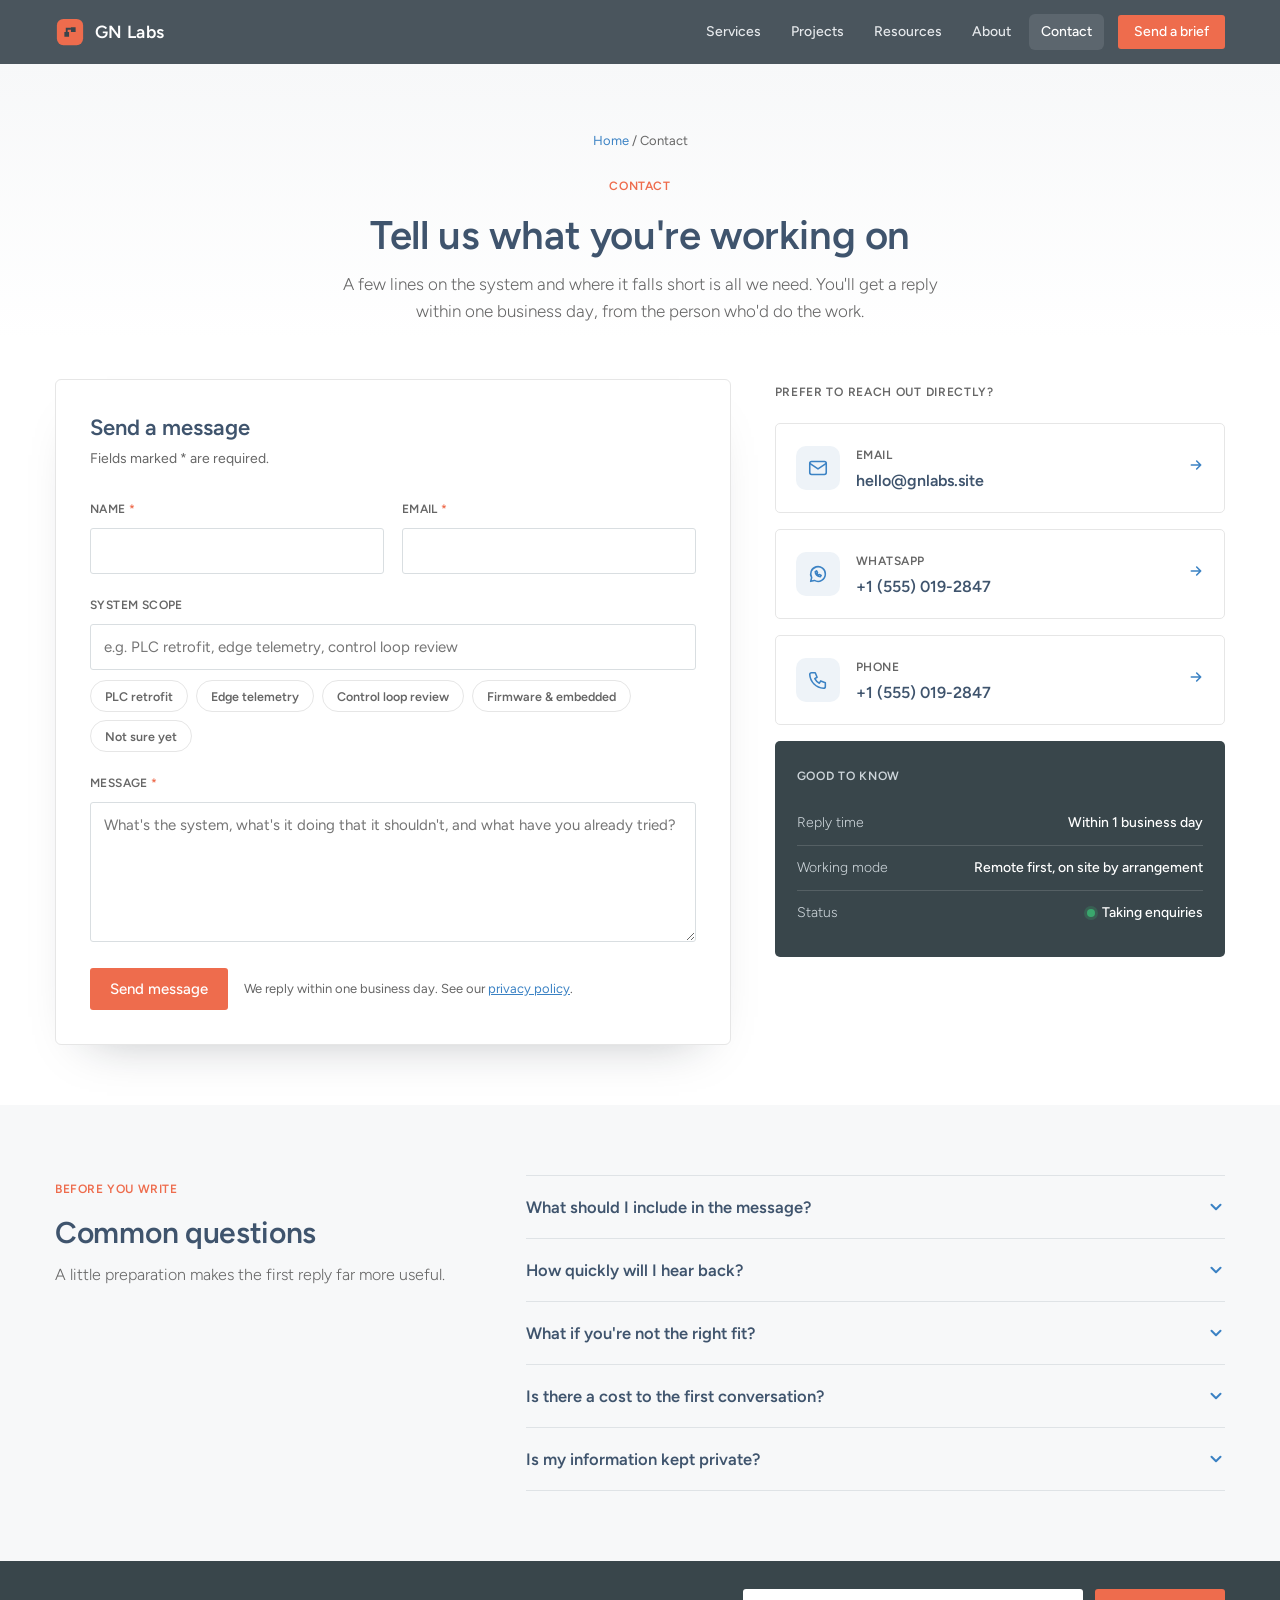
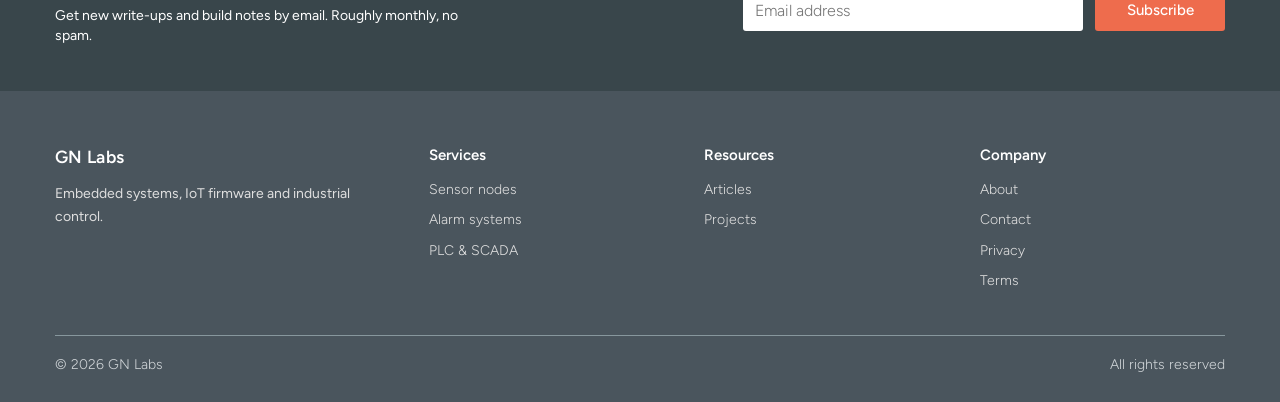
<file: contact.html>
<!DOCTYPE html>
<html lang="en">
<head>
<meta charset="utf-8">
<meta name="viewport" content="width=device-width, initial-scale=1">
<title>Contact | GN Labs — Send a Brief by Form, Email, WhatsApp or Phone</title>
<meta name="description" content="Describe the system you're working on and get a reply within one business day. Reach GN Labs by the form, email, WhatsApp or phone.">
<meta name="robots" content="index, follow">
<link rel="canonical" href="https://gnlabs.site/contact">
<meta property="og:site_name" content="GN Labs">
<meta property="og:title" content="Contact | GN Labs">
<meta property="og:description" content="Describe the system you're working on and get a reply within one business day.">
<meta property="og:type" content="website">
<meta property="og:url" content="https://gnlabs.site/contact">
<meta property="og:image" content="https://gnlabs.site/og-cover.jpg">
<meta name="twitter:card" content="summary_large_image">
<link rel="icon" type="image/svg+xml" href="data:image/svg+xml,%3Csvg xmlns='http://www.w3.org/2000/svg' viewBox='0 0 32 32'%3E%3Crect x='2' y='2' width='28' height='28' rx='7' fill='%23ee6c4d'/%3E%3Cpath d='M10 16h5v5h-5zM17 11h5v5h-5z' fill='%233a444b'/%3E%3Cpath d='M12.5 16v-3.5h4.5' stroke='%233a444b' stroke-width='2' fill='none'/%3E%3C/svg%3E">
<link rel="apple-touch-icon" href="data:image/svg+xml,%3Csvg xmlns='http://www.w3.org/2000/svg' viewBox='0 0 32 32'%3E%3Crect width='32' height='32' rx='8' fill='%234a555d'/%3E%3Crect x='3' y='3' width='26' height='26' rx='6' fill='%23ee6c4d'/%3E%3Cpath d='M10 16h5v5h-5zM17 11h5v5h-5z' fill='%233a444b'/%3E%3Cpath d='M12.5 16v-3.5h4.5' stroke='%233a444b' stroke-width='2' fill='none'/%3E%3C/svg%3E">
<meta name="theme-color" content="#4a555d">
<script type="application/ld+json">
{"@context":"https://schema.org","@graph":[
 {"@type":"BreadcrumbList","itemListElement":[
  {"@type":"ListItem","position":1,"name":"Home","item":"https://gnlabs.site/"},
  {"@type":"ListItem","position":2,"name":"Contact","item":"https://gnlabs.site/contact"}]},
 {"@type":"ContactPage","name":"Contact GN Labs","url":"https://gnlabs.site/contact",
  "mainEntity":{"@type":"Organization","name":"GN Labs","url":"https://gnlabs.site/",
   "contactPoint":{"@type":"ContactPoint","contactType":"customer support","email":"hello@gnlabs.site","telephone":"+1-555-019-2847","availableLanguage":"English"}}}
]}
</script>
<script>
/* Font loader — identical to the rest of the site. */
(function(){
  var kit = "";
  var l = document.createElement("link"); l.rel = "stylesheet";
  l.href = kit ? "https://use.typekit.net/" + kit + ".css"
               : "https://fonts.googleapis.com/css2?family=Figtree:wght@300;400;500;600&display=swap";
  document.head.appendChild(l);
})();
</script>
<style>
/* ===== shared brand tokens + chrome ===== */
:root{
  --font:"proxima-nova","Figtree",Arial,Helvetica,sans-serif;
  --dark:#4a555d; --dark-2:#3a444b; --slate:#3f546d; --news:#39464b;
  --cta:#ee6c4d; --cta-h:#d85a3c; --link:#3b82c4; --link-l:#6aa9de;
  --head:#3f546d; --text:#4e4e4e; --text2:#666; --grey:#eeeeee; --line:#e6e6e6; --max:1200px;
}
*{box-sizing:border-box;margin:0;padding:0}
html{scroll-behavior:smooth}
body{font:400 16px/26px var(--font);color:var(--text);background:#fff;overflow-x:hidden;-webkit-font-smoothing:antialiased}
img{max-width:100%;display:block}
a{color:inherit}
ul{list-style:none}
button,input,textarea{font-family:inherit}
[hidden]{display:none!important}
.wrap{max-width:var(--max);margin:0 auto;padding:0 15px}
.btn{display:inline-block;height:42px;padding:11px 20px;border:0;border-radius:3px;background:var(--cta);color:#fff;font:500 15px/20px var(--font);text-decoration:none;text-align:center;cursor:pointer}
.btn:hover{background:var(--cta-h)}
.btn:disabled{opacity:.5;cursor:default}

header{position:sticky;top:0;z-index:30;background:var(--dark);color:#fff}
.bar{display:flex;align-items:center;justify-content:space-between;height:64px}
.brand{display:flex;align-items:center;gap:10px;font-weight:600;font-size:1.1rem;text-decoration:none;letter-spacing:.3px}
.brand svg{width:30px;height:30px}
nav ul{display:flex;gap:6px;align-items:center}
nav a:not(.btn){display:block;padding:8px 12px;text-decoration:none;border-radius:6px;font-size:14px;font-weight:500;color:#e6e9ec;line-height:1.4}
nav a:not(.btn):hover{background:#ffffff1a;color:#fff}
nav a.current{background:#ffffff1a;color:#fff}
nav .btn{height:auto;padding:8px 16px;font-size:14px;line-height:1.3}
.nav-cta{margin-left:8px}
.burger{display:none;background:none;border:0;color:#fff;font-size:1.6rem;cursor:pointer}
@media(max-width:860px){
  .burger{display:block}
  #nav{position:absolute;left:0;right:0;top:64px;background:var(--dark-2);display:none;padding:10px 20px 18px}
  #nav.open{display:block}
  #nav ul{flex-direction:column;align-items:stretch}
  .nav-cta{margin:8px 0 0}
}
.news{background:var(--news);padding:28px 0;color:#fff}
.news .wrap{display:flex;justify-content:space-between;align-items:center;gap:20px;flex-wrap:wrap}
.news p{font-size:14px;line-height:20px;max-width:420px}
.news form{display:flex;gap:12px;flex-wrap:wrap;justify-content:flex-end}
.news input{height:42px;width:340px;max-width:100%;border:0;border-radius:3px;padding:12px;font:300 16px var(--font)}
.news .btn{width:130px;padding:11px 0}
.news .msg{width:100%;font-size:14px;min-height:20px;text-align:right}
@media(max-width:745px){.news .wrap{flex-direction:column;text-align:center}.news form{justify-content:center}.news .msg{text-align:center}}
footer{background:var(--dark);color:#dfdfdf;padding:52px 0 26px;font-size:14px;line-height:1.6}
.f-grid{display:grid;grid-template-columns:1.4fr repeat(3,1fr);gap:30px}
footer h4{color:#fff;margin-bottom:12px;font-size:15px;font-weight:600}
footer li{margin-bottom:8px}
footer a{text-decoration:none;font-weight:300}
footer a:hover{color:#fff;text-decoration:underline}
.f-bottom{border-top:1px solid #87979d;margin-top:34px;padding-top:18px;display:flex;justify-content:space-between;flex-wrap:wrap;gap:10px;color:#cfd4d7;font-weight:300}
@media(max-width:760px){.f-grid{grid-template-columns:1fr 1fr}}
@media(prefers-reduced-motion:reduce){*{transition:none!important;animation:none!important}html{scroll-behavior:auto}}

/* ==========================================================================
   CONTACT PAGE
========================================================================== */
.fade-in{opacity:0;transform:translateY(14px);transition:opacity .45s ease-out,transform .45s ease-out}
.fade-in.is-visible{opacity:1;transform:translateY(0)}
.eyebrow{display:inline-flex;align-items:center;gap:8px;font-size:12px;font-weight:600;letter-spacing:.6px;text-transform:uppercase;color:var(--cta);margin-bottom:12px}

.page-head{background:linear-gradient(180deg,#f7f8f9,#fff);padding:64px 0 14px;text-align:center}
.page-head h1{font-size:40px;line-height:48px;font-weight:600;color:var(--head);letter-spacing:-.01em;margin-bottom:12px}
.page-head p.lead{max-width:600px;margin:0 auto;font-size:17px;line-height:27px;font-weight:300;color:var(--text2)}
.crumb{font-size:13px;color:var(--text2);margin-bottom:18px}
.crumb a{color:var(--link);text-decoration:none}.crumb a:hover{text-decoration:underline}
@media(max-width:640px){.page-head{padding:40px 0 8px}.page-head h1{font-size:28px;line-height:35px}.page-head p.lead{font-size:15px;line-height:24px}}

.layout{display:grid;grid-template-columns:1.5fr 1fr;gap:44px;align-items:start;padding:40px 15px 60px}
@media(max-width:940px){.layout{grid-template-columns:minmax(0,1fr);gap:34px}}

.form-card{background:#fff;border:1px solid var(--line);border-radius:6px;padding:34px;box-shadow:0 24px 50px -34px rgba(20,30,40,.35)}
.form-card h2{font-size:22px;line-height:28px;font-weight:600;color:var(--head);margin-bottom:4px}
.form-card .hint{font-size:14px;color:var(--text2);margin-bottom:24px}
.row2{display:grid;grid-template-columns:1fr 1fr;gap:18px}
.field{margin-bottom:18px}
.field label{display:block;font-size:12px;font-weight:600;letter-spacing:.4px;text-transform:uppercase;color:var(--text2);margin-bottom:6px}
.field label .req{color:var(--cta)}
.field input,.field textarea{width:100%;border:1.5px solid #d9dee1;border-radius:3px;padding:11px 13px;font:400 15px/22px var(--font);color:var(--text);background:#fff;outline:none;transition:border-color .15s ease,box-shadow .15s ease}
.field textarea{resize:vertical;min-height:140px}
.field input:focus,.field textarea:focus{border-color:var(--link);box-shadow:0 0 0 3px rgba(59,130,196,.14)}
.field .err{display:none;font-size:12.5px;color:#c0392b;margin-top:5px}
.field.bad input,.field.bad textarea{border-color:#c0392b}
.field.bad .err{display:block}
.chips{display:flex;flex-wrap:wrap;gap:8px;margin-top:10px}
.chip{height:32px;padding:0 14px;border:1.5px solid var(--line);border-radius:18px;background:#fff;font-size:12.5px;font-weight:600;color:var(--text2);cursor:pointer;transition:border-color .15s ease,color .15s ease,background .15s ease}
.chip:hover{border-color:var(--link-l);color:var(--head)}
.chip.is-selected{background:var(--head);border-color:var(--head);color:#fff}
.hp{position:absolute;left:-9999px;width:1px;height:1px;overflow:hidden}
.form-foot{display:flex;flex-wrap:wrap;align-items:center;gap:16px;margin-top:6px}
.form-foot small{font-size:13px;color:var(--text2)}
.form-foot small a{color:var(--link)}
#formStatus{display:none;margin-top:18px;padding:12px 14px;background:#edf7f1;border-left:3px solid #3aa76d;font-size:14px;color:#2d6a4a}
@media(max-width:640px){.form-card{padding:24px 20px}.row2{grid-template-columns:minmax(0,1fr);gap:0}}

.side{display:flex;flex-direction:column;gap:16px}
.side h2{font-size:12px;font-weight:600;letter-spacing:.7px;text-transform:uppercase;color:var(--text2);margin-bottom:2px}
.method{display:flex;align-items:center;gap:16px;padding:18px 20px;background:#fff;border:1px solid var(--line);border-radius:5px;text-decoration:none;color:inherit;transition:box-shadow .2s ease,transform .2s ease,border-color .2s ease}
.method:hover{box-shadow:0 16px 34px -26px rgba(20,30,40,.35);transform:translateY(-2px);border-color:#d3d9dd}
.method .ic{flex:none;width:44px;height:44px;border-radius:10px;background:#eef3f8;color:var(--link);display:flex;align-items:center;justify-content:center;transition:background .2s ease,color .2s ease}
.method:hover .ic{background:var(--cta);color:#fff}
.method .ic svg{width:22px;height:22px}
.method small{display:block;font-size:12px;font-weight:600;letter-spacing:.5px;text-transform:uppercase;color:var(--text2)}
.method b{display:block;font-size:16px;font-weight:600;color:var(--head);overflow-wrap:anywhere}
.method .go{margin-left:auto;color:var(--link);flex:none}
.method .go svg{width:16px;height:16px}
.info{background:var(--news);color:#fff;border-radius:5px;padding:22px}
.info h3{font-size:12px;font-weight:600;letter-spacing:.7px;text-transform:uppercase;color:#cdd5da;margin-bottom:12px}
.info dl div{display:flex;justify-content:space-between;gap:14px;padding:9px 0;border-top:1px solid rgba(255,255,255,.14);font-size:14px}
.info dl div:first-child{border-top:0}
.info dt{color:#cdd5da;font-weight:300}
.info dd{font-weight:500;text-align:right}
.live{display:inline-block;width:8px;height:8px;border-radius:50%;background:#3aa76d;margin-right:7px;box-shadow:0 0 0 3px rgba(58,167,109,.25)}

.faq{background:#f7f8f9;padding:70px 0}
.faq-wrap{display:grid;grid-template-columns:1fr 1.7fr;gap:60px}
.faq h2{font-size:30px;line-height:38px;font-weight:600;color:var(--head);letter-spacing:-.01em;margin-bottom:10px}
.faq .lead{font-size:16px;line-height:25px;font-weight:300;color:var(--text2)}
.faq-list{border-top:1px solid #dfe3e6}
.faq-item{border-bottom:1px solid #dfe3e6}
.faq-item summary{list-style:none;cursor:pointer;display:flex;align-items:center;justify-content:space-between;gap:20px;padding:19px 0;font-size:16.5px;line-height:24px;font-weight:600;color:var(--head);transition:color .15s ease}
.faq-item summary::-webkit-details-marker{display:none}
.faq-item summary:hover{color:var(--link)}
.faq-item summary svg{flex:none;width:18px;height:18px;color:var(--link);transition:transform .22s ease}
.faq-item[open] summary svg{transform:rotate(180deg)}
.faq-item .ans{padding:0 40px 20px 0;font-size:15px;line-height:24px;font-weight:300;color:var(--text2)}
@media(max-width:900px){.faq-wrap{grid-template-columns:minmax(0,1fr);gap:24px}.faq{padding:52px 0}}
</style>
</head>
<body>

<header>
  <div class="wrap bar">
    <a class="brand" href="/" aria-label="GN Labs home">
      <svg viewBox="0 0 32 32" fill="none" aria-hidden="true"><rect x="2" y="2" width="28" height="28" rx="7" style="fill:var(--cta)"/><path d="M10 16h5v5h-5zM17 11h5v5h-5z" style="fill:var(--dark-2)"/><path d="M12.5 16v-3.5h4.5" style="stroke:var(--dark-2)" stroke-width="2"/></svg>
      GN Labs
    </a>
    <button class="burger" id="burger" aria-label="Toggle menu" aria-expanded="false">&#9776;</button>
    <nav id="nav"><ul id="nav-list"></ul></nav>
  </div>
</header>

<main>

<section class="page-head">
  <div class="wrap fade-in">
    <p class="crumb"><a href="/">Home</a> / <span>Contact</span></p>
    <p class="eyebrow">Contact</p>
    <h1>Tell us what you're working on</h1>
    <p class="lead">A few lines on the system and where it falls short is all we need. You'll get a reply within one business day, from the person who'd do the work.</p>
  </div>
</section>

<div class="wrap layout">

  <form class="form-card fade-in" id="contactForm" novalidate>
    <h2>Send a message</h2>
    <p class="hint">Fields marked * are required.</p>

    <p class="hp" aria-hidden="true"><label>Leave this empty <input type="text" name="website" tabindex="-1" autocomplete="off"></label></p>

    <div class="row2">
      <div class="field"><label for="name">Name <span class="req">*</span></label><input id="name" name="name" type="text" autocomplete="name" required><p class="err">Please enter your name.</p></div>
      <div class="field"><label for="email">Email <span class="req">*</span></label><input id="email" name="email" type="email" autocomplete="email" required><p class="err">Please enter a valid email.</p></div>
    </div>

    <div class="field">
      <label for="scope">System scope</label>
      <input id="scope" name="scope" type="text" placeholder="e.g. PLC retrofit, edge telemetry, control loop review">
      <div class="chips" id="scopeChips">
        <button type="button" class="chip" data-scope="PLC retrofit">PLC retrofit</button>
        <button type="button" class="chip" data-scope="Edge telemetry">Edge telemetry</button>
        <button type="button" class="chip" data-scope="Control loop review">Control loop review</button>
        <button type="button" class="chip" data-scope="Firmware &amp; embedded">Firmware &amp; embedded</button>
        <button type="button" class="chip" data-scope="Not sure yet">Not sure yet</button>
      </div>
    </div>

    <div class="field">
      <label for="message">Message <span class="req">*</span></label>
      <textarea id="message" name="message" required placeholder="What's the system, what's it doing that it shouldn't, and what have you already tried?"></textarea>
      <p class="err">Tell us a little about the problem.</p>
    </div>

    <div class="form-foot">
      <button class="btn" type="submit" id="submitBtn">Send message</button>
      <small>We reply within one business day. See our <a href="/privacy-policy">privacy policy</a>.</small>
    </div>
    <p id="formStatus" role="status" aria-live="polite">Message received. We'll reply within one business day.</p>
  </form>

  <aside class="side fade-in" aria-label="Other ways to reach us">
    <h2>Prefer to reach out directly?</h2>

    <a class="method" href="mailto:hello@gnlabs.site">
      <span class="ic"><svg viewBox="0 0 24 24" fill="none" stroke="currentColor" stroke-width="1.7" stroke-linecap="round" stroke-linejoin="round"><rect x="3" y="5" width="18" height="14" rx="2"/><path d="m3 7 9 6 9-6"/></svg></span>
      <span><small>Email</small><b>hello@gnlabs.site</b></span>
      <span class="go"><svg viewBox="0 0 24 24" fill="none" stroke="currentColor" stroke-width="2.4" stroke-linecap="round" stroke-linejoin="round"><path d="M5 12h14M13 6l6 6-6 6"/></svg></span>
    </a>

    <a class="method" href="https://wa.me/15550192847?text=Hi%20GN%20Labs%2C%20I%27d%20like%20to%20talk%20about%20a%20system." target="_blank" rel="noopener">
      <span class="ic"><svg viewBox="0 0 24 24" fill="none" stroke="currentColor" stroke-width="1.7" stroke-linecap="round" stroke-linejoin="round"><path d="M20 12a8 8 0 0 1-11.9 7L4 20l1.1-4A8 8 0 1 1 20 12Z"/><path d="M9 9.5c0 3 2.5 5.5 5.5 5.5l1-1.5-2-1-.8.8c-.8-.4-1.6-1.2-2-2l.8-.8-1-2z"/></svg></span>
      <span><small>WhatsApp</small><b>+1 (555) 019-2847</b></span>
      <span class="go"><svg viewBox="0 0 24 24" fill="none" stroke="currentColor" stroke-width="2.4" stroke-linecap="round" stroke-linejoin="round"><path d="M5 12h14M13 6l6 6-6 6"/></svg></span>
    </a>

    <a class="method" href="tel:+15550192847">
      <span class="ic"><svg viewBox="0 0 24 24" fill="none" stroke="currentColor" stroke-width="1.7" stroke-linecap="round" stroke-linejoin="round"><path d="M5 4h4l2 5-2.5 1.5a11 11 0 0 0 5 5L15 13l5 2v4a2 2 0 0 1-2 2A16 16 0 0 1 3 6a2 2 0 0 1 2-2Z"/></svg></span>
      <span><small>Phone</small><b>+1 (555) 019-2847</b></span>
      <span class="go"><svg viewBox="0 0 24 24" fill="none" stroke="currentColor" stroke-width="2.4" stroke-linecap="round" stroke-linejoin="round"><path d="M5 12h14M13 6l6 6-6 6"/></svg></span>
    </a>

    <div class="info">
      <h3>Good to know</h3>
      <dl>
        <div><dt>Reply time</dt><dd>Within 1 business day</dd></div>
        <div><dt>Working mode</dt><dd>Remote first, on site by arrangement</dd></div>
        <div><dt>Status</dt><dd><span class="live"></span>Taking enquiries</dd></div>
      </dl>
    </div>
  </aside>
</div>

<section class="faq">
  <div class="wrap faq-wrap">
    <div class="fade-in">
      <p class="eyebrow">Before you write</p>
      <h2>Common questions</h2>
      <p class="lead">A little preparation makes the first reply far more useful.</p>
    </div>
    <div class="faq-list fade-in">
      <details class="faq-item">
        <summary>What should I include in the message?<svg viewBox="0 0 16 16" fill="none" stroke="currentColor" stroke-width="1.8" stroke-linecap="round" stroke-linejoin="round"><path d="M4 6l4 4 4-4"/></svg></summary>
        <p class="ans">What the system is, what it's doing that it shouldn't (or what you want it to do that it can't yet), and anything you've already tried. Photos, model numbers and error messages help a great deal.</p>
      </details>
      <details class="faq-item">
        <summary>How quickly will I hear back?<svg viewBox="0 0 16 16" fill="none" stroke="currentColor" stroke-width="1.8" stroke-linecap="round" stroke-linejoin="round"><path d="M4 6l4 4 4-4"/></svg></summary>
        <p class="ans">Within one business day. If your matter is urgent, WhatsApp or a call is the fastest route.</p>
      </details>
      <details class="faq-item">
        <summary>What if you're not the right fit?<svg viewBox="0 0 16 16" fill="none" stroke="currentColor" stroke-width="1.8" stroke-linecap="round" stroke-linejoin="round"><path d="M4 6l4 4 4-4"/></svg></summary>
        <p class="ans">We'll say so plainly and, where we can, point you to someone better placed. A quick honest answer is more useful than a long proposal for work we shouldn't take.</p>
      </details>
      <details class="faq-item">
        <summary>Is there a cost to the first conversation?<svg viewBox="0 0 16 16" fill="none" stroke="currentColor" stroke-width="1.8" stroke-linecap="round" stroke-linejoin="round"><path d="M4 6l4 4 4-4"/></svg></summary>
        <p class="ans">No. The first conversation is about understanding the problem. Anything chargeable is quoted in writing before work begins.</p>
      </details>
      <details class="faq-item">
        <summary>Is my information kept private?<svg viewBox="0 0 16 16" fill="none" stroke="currentColor" stroke-width="1.8" stroke-linecap="round" stroke-linejoin="round"><path d="M4 6l4 4 4-4"/></svg></summary>
        <p class="ans">Yes. Details about your systems are used only to respond to you and are never shared. We're happy to sign an NDA before you send anything sensitive.</p>
      </details>
    </div>
  </div>
</section>

<div class="news">
  <div class="wrap">
    <p>Get new write-ups and build notes by email. Roughly monthly, no spam.</p>
    <form id="newsForm">
      <input type="email" required placeholder="Email address" aria-label="Email address">
      <button class="btn" type="submit">Subscribe</button>
      <div class="msg" id="newsMsg" role="status"></div>
    </form>
  </div>
</div>

</main>

<footer>
  <div class="wrap">
    <div class="f-grid" id="footer-grid"></div>
    <div class="f-bottom"><span>&copy; <span id="year"></span> GN Labs</span><span>All rights reserved</span></div>
  </div>
</footer>

<script>
const NAV = [
  {label:"Services", url:"/services"},
  {label:"Projects", url:"/projects"},
  {label:"Resources", url:"/resources"},
  {label:"About", url:"/about"},
  {label:"Contact", url:"/contact", current:true}
];
const FOOTER = {
  blurb:"Embedded systems, IoT firmware and industrial control.",
  columns:[
    {title:"Services", links:[["Sensor nodes","/services#sensor-nodes"],["Alarm systems","/services#alarms"],["PLC & SCADA","/services#control"]]},
    {title:"Resources", links:[["Articles","/resources"],["Projects","/projects"]]},
    {title:"Company", links:[["About","/about"],["Contact","/contact"],["Privacy","/privacy-policy"],["Terms","/terms-of-service"]]}
  ]
};
document.getElementById("nav-list").innerHTML =
  NAV.map(n => `<li><a href="${n.url}"${n.current ? ' class="current" aria-current="page"' : ''}>${n.label}</a></li>`).join("")
  + `<li class="nav-cta"><a class="btn" href="#contactForm">Send a brief</a></li>`;
document.getElementById("footer-grid").innerHTML =
  `<div><a class="brand" href="/" style="color:#fff;margin-bottom:12px">GN Labs</a><p>${FOOTER.blurb}</p></div>`
  + FOOTER.columns.map(c => `<div><h4>${c.title}</h4><ul>${c.links.map(l => `<li><a href="${l[1]}">${l[0]}</a></li>`).join("")}</ul></div>`).join("");
document.getElementById("year").textContent = new Date().getFullYear();
const burger = document.getElementById("burger"), navEl = document.getElementById("nav");
burger.addEventListener("click", () => { const o = navEl.classList.toggle("open"); burger.setAttribute("aria-expanded", o); });
navEl.addEventListener("click", e => { if (e.target.closest("a")) { navEl.classList.remove("open"); burger.setAttribute("aria-expanded", false); } });

/* scope chips fill the scope field; typing a custom scope clears the highlight */
const scopeInput = document.getElementById("scope");
const chips = Array.from(document.querySelectorAll("#scopeChips .chip"));
function syncChips(){ chips.forEach(c => c.classList.toggle("is-selected", c.dataset.scope === scopeInput.value.trim())); }
chips.forEach(c => c.addEventListener("click", () => { scopeInput.value = c.dataset.scope; syncChips(); }));
scopeInput.addEventListener("input", syncChips);
/* optional prefill from other pages, e.g. /contact?scope=PLC%20retrofit */
const pre = new URLSearchParams(location.search).get("scope");
if (pre) { scopeInput.value = pre.slice(0, 120); syncChips(); }

/* form: validation + success state. Put a real endpoint in FORM_ENDPOINT. */
const FORM_ENDPOINT = ""; // e.g. a Formspree / Cloudflare Worker URL
const form = document.getElementById("contactForm");
const submitBtn = document.getElementById("submitBtn");
const formMsg = document.getElementById("formStatus");
function validateField(el){
  const wrap = el.closest(".field"); if (!wrap) return true;
  const ok = el.checkValidity() && el.value.trim() !== "";
  wrap.classList.toggle("bad", !ok);
  return ok;
}
form.querySelectorAll("[required]").forEach(el => el.addEventListener("blur", () => validateField(el)));
form.addEventListener("submit", async e => {
  e.preventDefault();
  if (form.elements.website && form.elements.website.value) return;   // honeypot: bots only
  const fields = Array.from(form.querySelectorAll("[required]"));
  const results = fields.map(validateField);
  if (results.includes(false)) { fields[results.indexOf(false)].focus(); formMsg.style.display = "none"; return; }
  submitBtn.disabled = true; submitBtn.textContent = "Sending…";
  try {
    if (FORM_ENDPOINT) {
      const res = await fetch(FORM_ENDPOINT, { method:"POST", headers:{ "Accept":"application/json" }, body:new FormData(form) });
      if (!res.ok) throw new Error("Request failed");
    } else {
      await new Promise(r => setTimeout(r, 600));
    }
    formMsg.style.cssText = "display:block"; formMsg.textContent = "Message received. We'll reply within one business day.";
    form.reset(); syncChips();
  } catch (err) {
    formMsg.style.cssText = "display:block;background:#fdf0ee;border-left-color:#c0392b;color:#8a2c20";
    formMsg.textContent = "Something went wrong sending that. Please try again, or email hello@gnlabs.site.";
  } finally {
    submitBtn.disabled = false; submitBtn.textContent = "Send message";
  }
});

document.getElementById("newsForm").addEventListener("submit", e => {
  e.preventDefault();
  const msg = document.getElementById("newsMsg"); msg.textContent = "Sending…";
  setTimeout(() => { msg.textContent = "Thanks, you're subscribed."; e.target.reset(); }, 500);
});

const fadeObserver = new IntersectionObserver(entries => {
  entries.forEach(en => { if (en.isIntersecting) { en.target.classList.add("is-visible"); fadeObserver.unobserve(en.target); } });
}, { threshold: 0.12 });
document.querySelectorAll(".fade-in").forEach(el => fadeObserver.observe(el));
</script>
</body>
</html>
</file>
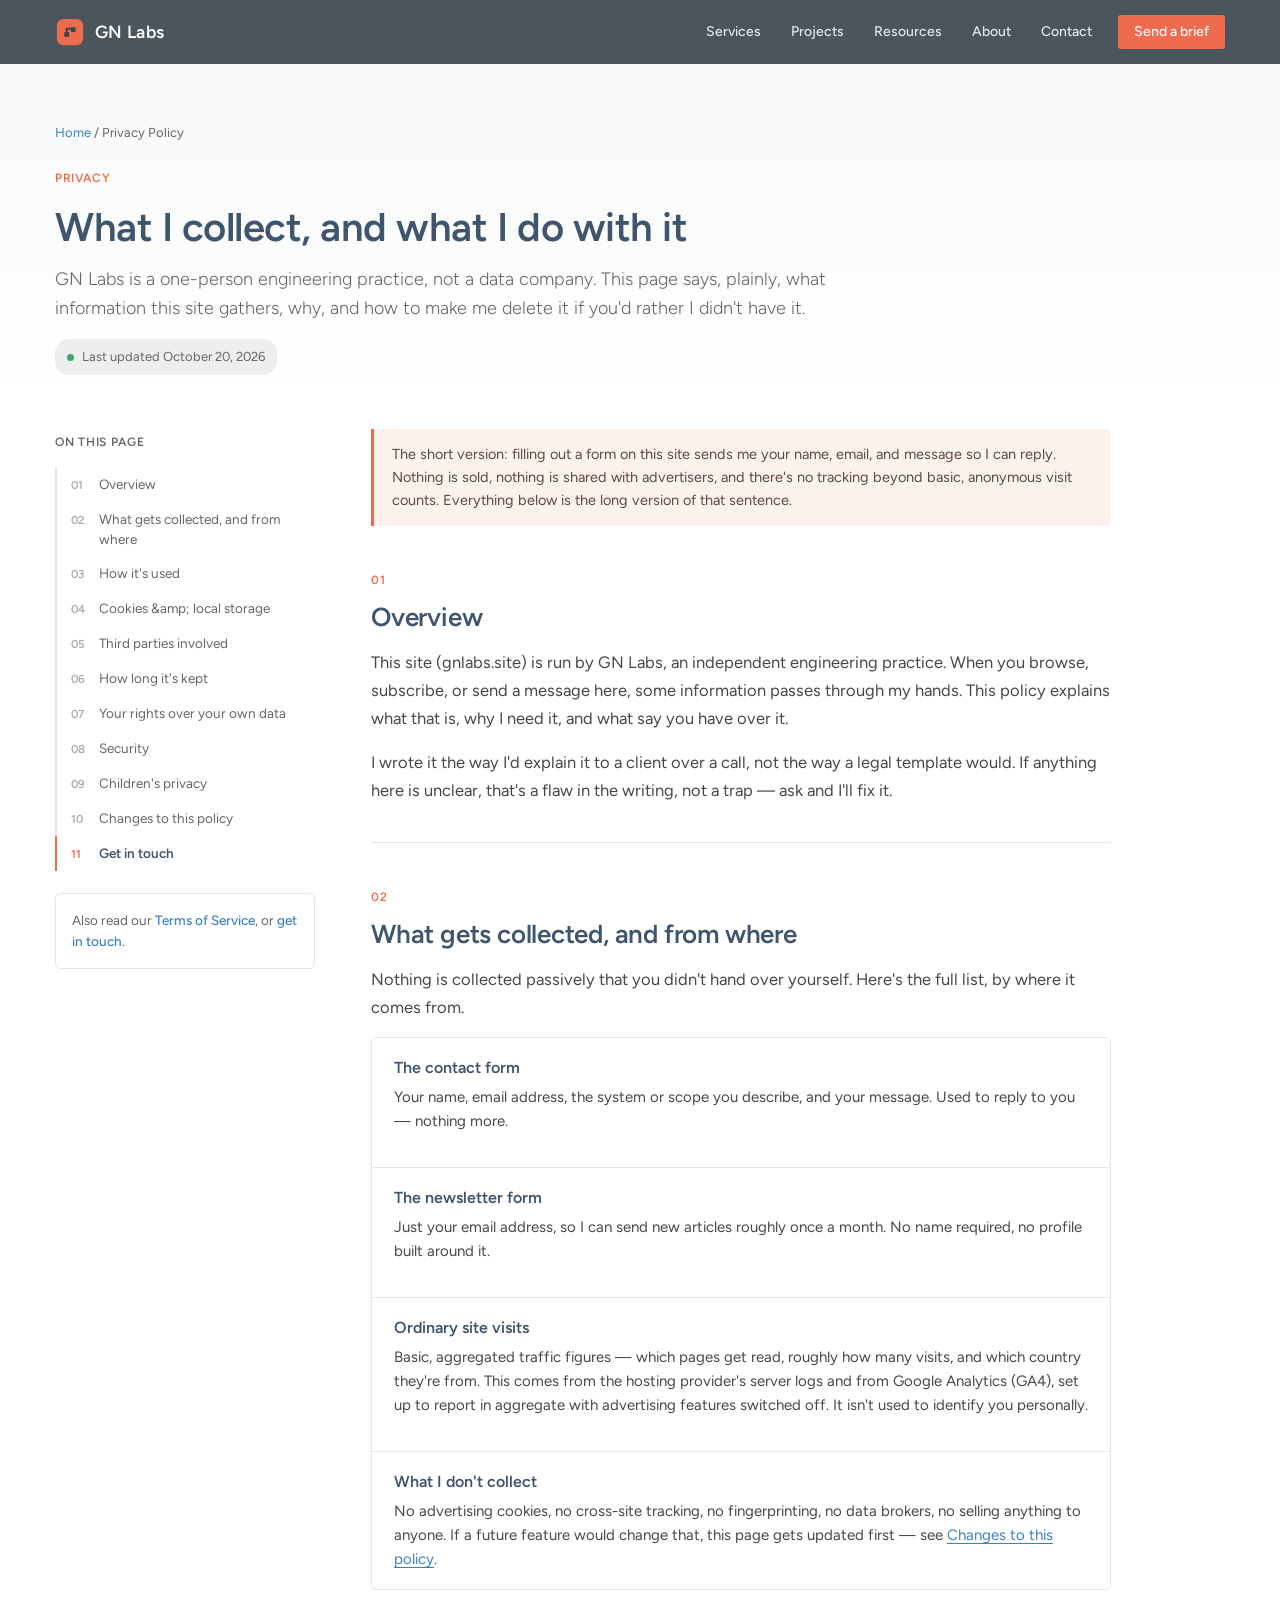
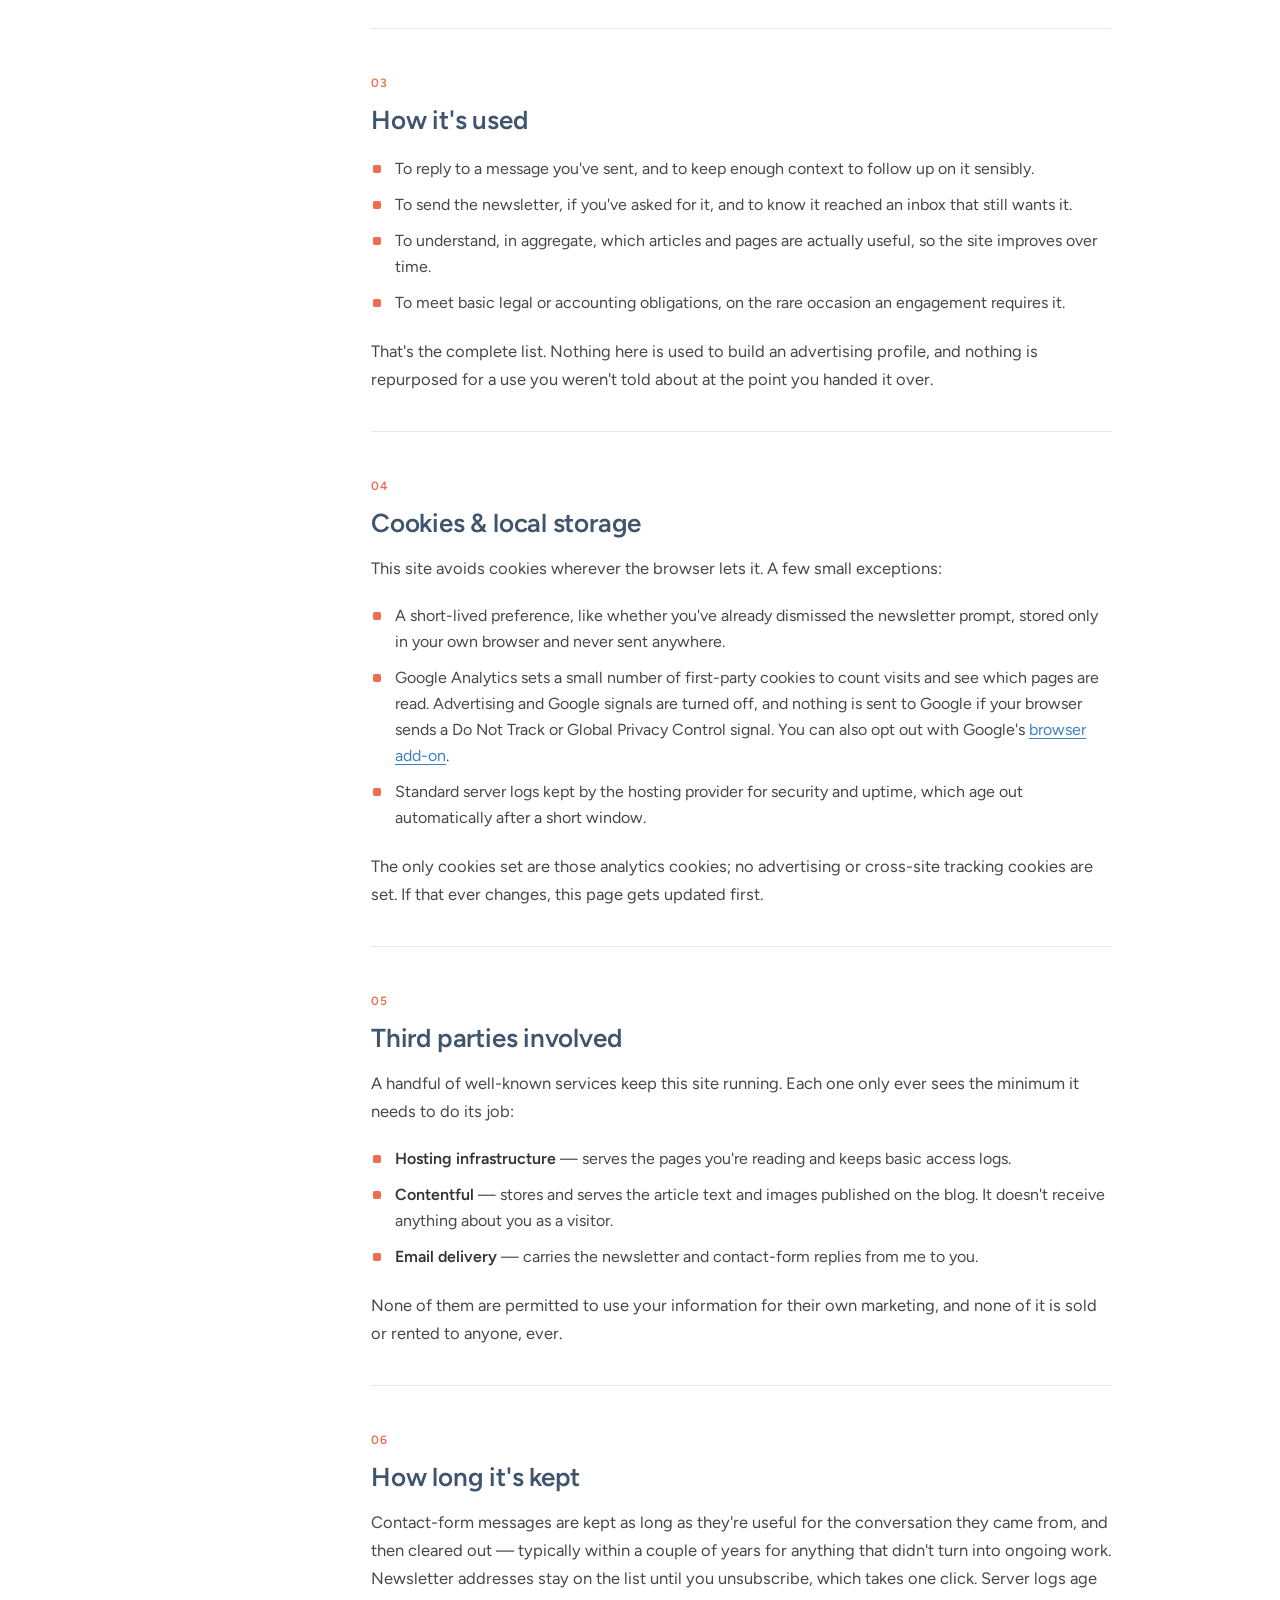
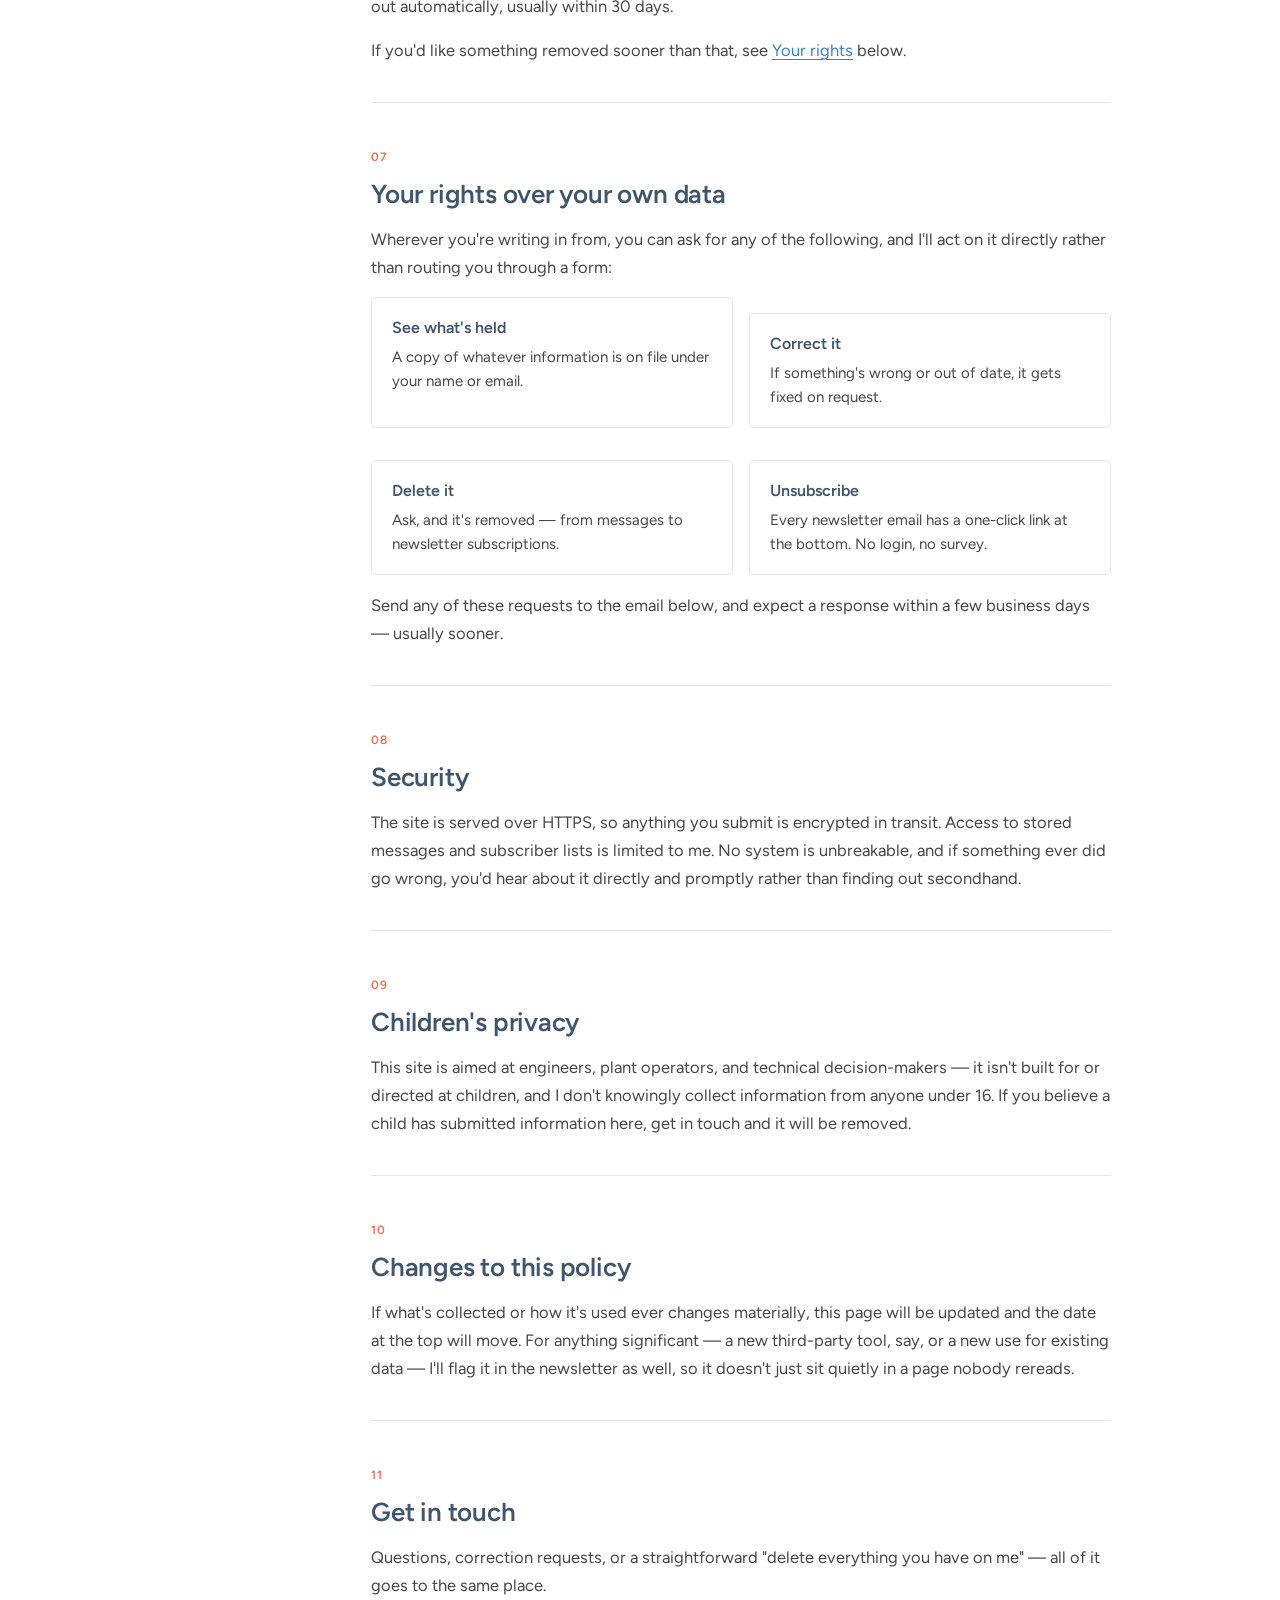
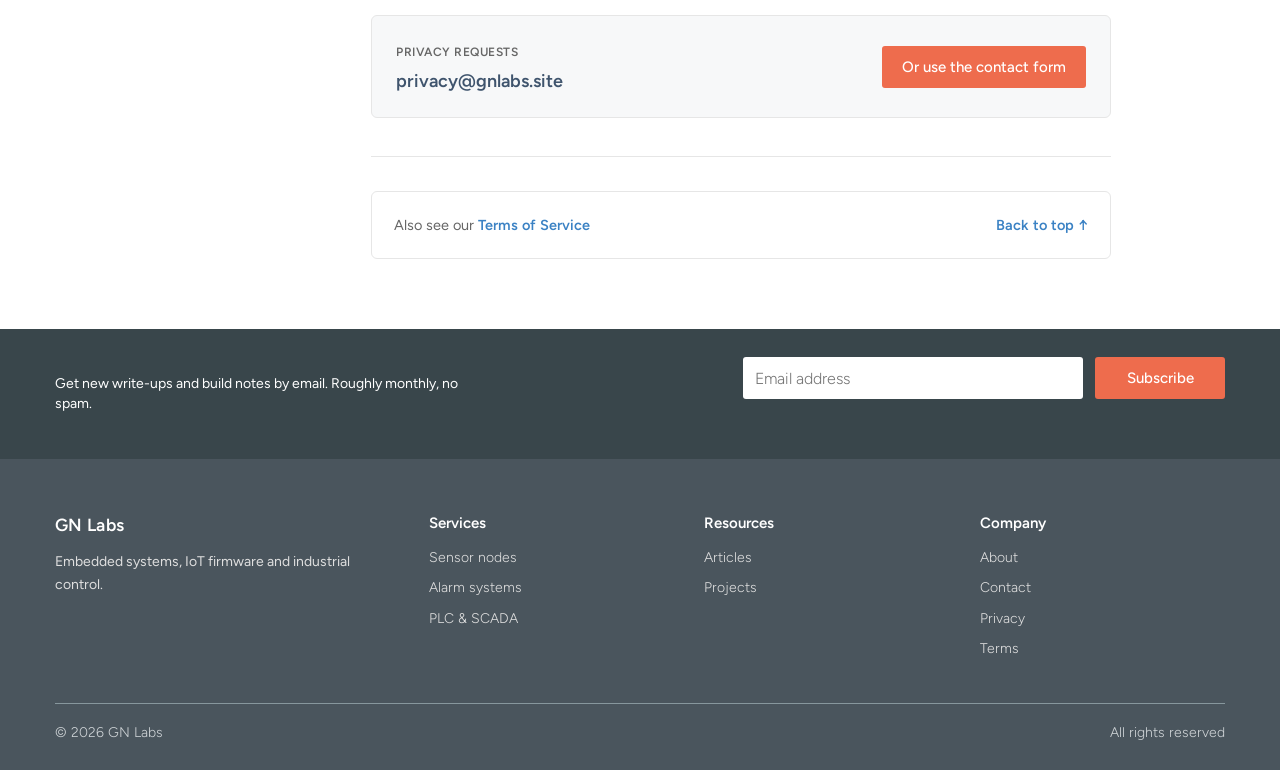
<file: privacy-policy.html>
<!DOCTYPE html>
<html lang="en">
<head>
<meta charset="utf-8">
<meta name="viewport" content="width=device-width, initial-scale=1">
<title>Privacy Policy | GN Labs</title>
<meta name="description" content="What GN Labs collects, why, and what you can do about it — written in plain language, not legal boilerplate.">
<meta name="robots" content="index, follow">
<link rel="canonical" href="https://gnlabs.site/privacy-policy">
<meta property="og:site_name" content="GN Labs">
<meta property="og:title" content="Privacy Policy | GN Labs">
<meta property="og:description" content="What GN Labs collects, why, and what you can do about it — written in plain language, not legal boilerplate.">
<meta property="og:type" content="website">
<meta property="og:url" content="https://gnlabs.site/privacy-policy">
<meta property="og:image" content="https://gnlabs.site/og-cover.jpg">
<meta name="twitter:card" content="summary">
<link rel="icon" type="image/svg+xml" href="data:image/svg+xml,%3Csvg xmlns='http://www.w3.org/2000/svg' viewBox='0 0 32 32'%3E%3Crect x='2' y='2' width='28' height='28' rx='7' fill='%23ee6c4d'/%3E%3Cpath d='M10 16h5v5h-5zM17 11h5v5h-5z' fill='%233a444b'/%3E%3Cpath d='M12.5 16v-3.5h4.5' stroke='%233a444b' stroke-width='2' fill='none'/%3E%3C/svg%3E">
<link rel="apple-touch-icon" href="data:image/svg+xml,%3Csvg xmlns='http://www.w3.org/2000/svg' viewBox='0 0 32 32'%3E%3Crect width='32' height='32' rx='8' fill='%234a555d'/%3E%3Crect x='3' y='3' width='26' height='26' rx='6' fill='%23ee6c4d'/%3E%3Cpath d='M10 16h5v5h-5zM17 11h5v5h-5z' fill='%233a444b'/%3E%3Cpath d='M12.5 16v-3.5h4.5' stroke='%233a444b' stroke-width='2' fill='none'/%3E%3C/svg%3E">
<meta name="theme-color" content="#4a555d">
<script type="application/ld+json">
{"@context":"https://schema.org","@type":"WebPage","name":"Privacy Policy","url":"https://gnlabs.site/privacy-policy","isPartOf":{"@type":"WebSite","name":"GN Labs","url":"https://gnlabs.site/"}}
</script>
<script>
/* Font loader — identical to the rest of the site. */
(function(){
  var kit = "";
  var l = document.createElement("link"); l.rel = "stylesheet";
  l.href = kit ? "https://use.typekit.net/" + kit + ".css"
               : "https://fonts.googleapis.com/css2?family=Figtree:wght@300;400;500;600&display=swap";
  document.head.appendChild(l);
})();
</script>
<style>
:root{
  --font:"proxima-nova","Figtree",Arial,Helvetica,sans-serif;
  --dark:#4a555d; --dark-2:#3a444b; --slate:#3f546d; --news:#39464b;
  --cta:#ee6c4d; --cta-h:#d85a3c; --link:#3b82c4; --link-l:#6aa9de;
  --head:#3f546d; --text:#4e4e4e; --text2:#666; --grey:#eeeeee; --line:#e6e6e6; --max:1200px;
}
*{box-sizing:border-box;margin:0;padding:0}
html{scroll-behavior:smooth}
body{font:400 16px/26px var(--font);color:var(--text);background:#fff;overflow-x:hidden;-webkit-font-smoothing:antialiased}
img{max-width:100%;display:block}
a{color:inherit}
ul{list-style:none}
button,input{font-family:inherit}
[hidden]{display:none!important}
.wrap{max-width:var(--max);margin:0 auto;padding:0 15px}
.btn{display:inline-block;height:42px;padding:11px 20px;border:0;border-radius:3px;background:var(--cta);color:#fff;font:500 15px/20px var(--font);text-decoration:none;text-align:center;cursor:pointer}
.btn:hover{background:var(--cta-h)}
.btn.hollow{background:transparent;border:2px solid var(--link-l);line-height:16px;padding:10px 18px;color:var(--head)}
.btn.hollow:hover{background:var(--link);color:#fff;border-color:var(--link)}

header{position:sticky;top:0;z-index:30;background:var(--dark);color:#fff}
.bar{display:flex;align-items:center;justify-content:space-between;height:64px}
.brand{display:flex;align-items:center;gap:10px;font-weight:600;font-size:1.1rem;text-decoration:none;letter-spacing:.3px}
.brand svg{width:30px;height:30px}
header nav ul{display:flex;gap:6px;align-items:center}
header nav a:not(.btn){display:block;padding:8px 12px;text-decoration:none;border-radius:6px;font-size:14px;font-weight:500;color:#e6e9ec;line-height:1.4}
header nav a:not(.btn):hover{background:#ffffff1a;color:#fff}
header nav .btn{height:auto;padding:8px 16px;font-size:14px;line-height:1.3}
.nav-cta{margin-left:8px}
.burger{display:none;background:none;border:0;color:#fff;font-size:1.6rem;cursor:pointer}
@media(max-width:860px){
  .burger{display:block}
  #nav{position:absolute;left:0;right:0;top:64px;background:var(--dark-2);display:none;padding:10px 20px 18px}
  #nav.open{display:block}
  #nav ul{flex-direction:column;align-items:stretch}
  .nav-cta{margin:8px 0 0}
}
#progress{position:absolute;left:0;bottom:0;height:3px;width:0;background:var(--cta);transition:width .08s linear}
.news{background:var(--news);padding:28px 0;color:#fff}
.news .wrap{display:flex;justify-content:space-between;align-items:center;gap:20px;flex-wrap:wrap}
.news p{font-size:14px;line-height:20px;max-width:420px}
.news form{display:flex;gap:12px;flex-wrap:wrap;justify-content:flex-end}
.news input{height:42px;width:340px;max-width:100%;border:0;border-radius:3px;padding:12px;font:300 16px var(--font)}
.news .btn{width:130px;padding:11px 0}
.news .msg{width:100%;font-size:14px;min-height:20px;text-align:right}
@media(max-width:745px){.news .wrap{flex-direction:column;text-align:center}.news form{justify-content:center}.news .msg{text-align:center}}
footer{background:var(--dark);color:#dfdfdf;padding:52px 0 26px;font-size:14px;line-height:1.6}
.f-grid{display:grid;grid-template-columns:1.4fr repeat(3,1fr);gap:30px}
footer h4{color:#fff;margin-bottom:12px;font-size:15px;font-weight:600}
footer li{margin-bottom:8px}
footer a{text-decoration:none;font-weight:300}
footer a:hover{color:#fff;text-decoration:underline}
.f-bottom{border-top:1px solid #87979d;margin-top:34px;padding-top:18px;display:flex;justify-content:space-between;flex-wrap:wrap;gap:10px;color:#cfd4d7;font-weight:300}
@media(max-width:760px){.f-grid{grid-template-columns:1fr 1fr}}
@media(prefers-reduced-motion:reduce){*{transition:none!important;animation:none!important}html{scroll-behavior:auto}}

/* ==========================================================================
   LEGAL PAGE
========================================================================== */
.fade-in{opacity:0;transform:translateY(14px);transition:opacity .45s ease-out,transform .45s ease-out}
.fade-in.is-visible{opacity:1;transform:translateY(0)}
.l-head{background:linear-gradient(180deg,#f7f8f9,#fff);padding:56px 0 18px}
.l-head .inner{max-width:820px}
.crumb{font-size:13px;color:var(--text2);margin-bottom:18px}
.crumb a{color:var(--link);text-decoration:none}.crumb a:hover{text-decoration:underline}
.eyebrow{display:inline-flex;align-items:center;gap:8px;font-size:12px;font-weight:600;letter-spacing:.6px;text-transform:uppercase;color:var(--cta);margin-bottom:12px}
.l-head h1{font-size:40px;line-height:48px;font-weight:600;color:var(--head);letter-spacing:-.012em;margin-bottom:14px}
.l-head p.intro{font-size:18px;line-height:29px;font-weight:300;color:var(--text2);margin-bottom:16px}
.upd{display:inline-flex;align-items:center;gap:8px;font-size:13px;color:var(--text2);background:var(--grey);padding:5px 12px;border-radius:14px}
.upd::before{content:"";width:7px;height:7px;border-radius:50%;background:#3aa76d}
@media(max-width:640px){.l-head{padding:36px 0 10px}.l-head h1{font-size:28px;line-height:35px}.l-head p.intro{font-size:16px;line-height:26px}}

.l-layout{display:grid;grid-template-columns:260px minmax(0,1fr);gap:56px;padding:36px 15px 70px;align-items:start}
@media(max-width:940px){.l-layout{grid-template-columns:minmax(0,1fr);gap:20px}}

.toc{position:sticky;top:88px}
.toc h2{font-size:12px;font-weight:600;letter-spacing:.7px;text-transform:uppercase;color:var(--text2);margin-bottom:12px}
.toc nav{display:flex;flex-direction:column;border-left:2px solid var(--line)}
.toc a{display:flex;gap:10px;padding:7px 0 7px 14px;margin-left:-2px;border-left:2px solid transparent;font-size:13.5px;line-height:20px;color:var(--text2);text-decoration:none;transition:color .15s ease,border-color .15s ease}
.toc a span{flex:none;font-size:11.5px;font-weight:600;color:#a4adb2;padding-top:1px;min-width:18px}
.toc a:hover{color:var(--head)}
.toc a.is-active{color:var(--head);font-weight:600;border-left-color:var(--cta)}
.toc a.is-active span{color:var(--cta)}
.toc .more{margin-top:22px;padding:16px;border:1px solid var(--line);border-radius:5px;font-size:13.5px;line-height:21px;color:var(--text2)}
.toc .more a{display:inline;padding:0;margin:0;border:0;color:var(--link);font-weight:500}
@media(max-width:940px){
  .toc{position:sticky;top:64px;z-index:15;background:rgba(255,255,255,.95);backdrop-filter:blur(8px);margin:0 -15px;padding:10px 15px;border-bottom:1px solid var(--line)}
  .toc h2,.toc .more{display:none}
  .toc nav{flex-direction:row;overflow-x:auto;border-left:0;gap:6px;scrollbar-width:none}
  .toc nav::-webkit-scrollbar{display:none}
  .toc a{flex:none;margin:0;padding:6px 12px;border:1.5px solid var(--line);border-radius:18px;white-space:nowrap}
  .toc a.is-active{border-color:var(--head);background:var(--head);color:#fff}
  .toc a.is-active span{color:#fff}
  .toc a span{display:none}
}

.content{max-width:740px;min-width:0;overflow-wrap:anywhere}
.toc{min-width:0}
.plain{background:#fdf1ed;border-left:3px solid var(--cta);padding:14px 18px;border-radius:0 4px 4px 0;font-size:14.5px;line-height:23px;color:#5a4a45;margin-bottom:34px}
.lsec{padding:6px 0 38px;margin-bottom:34px;border-bottom:1px solid var(--line);scroll-margin-top:90px}
.lsec:last-child{border-bottom:0;margin-bottom:0}
.lsec .num{font-size:12px;font-weight:600;letter-spacing:.6px;color:var(--cta);margin-bottom:6px}
.lsec h2{font-size:26px;line-height:34px;font-weight:600;color:var(--head);letter-spacing:-.008em;margin-bottom:14px}
.lsec p{font-size:16.5px;line-height:28px;color:#474747}
.lsec p+p,.lsec p+ul,.lsec ul+p,.lsec p+div,.lsec div+p,.lsec ul+div,.lsec div+div{margin-top:16px}
.lsec strong{font-weight:600;color:#333}
.lsec a{color:var(--link);text-decoration:underline;text-underline-offset:3px;text-decoration-thickness:1px}
.lsec a:hover{color:var(--cta)}
.lsec a.btn{color:#fff;text-decoration:none}
.lsec a.btn.hollow{color:var(--head)}
.lsec a.btn.hollow:hover{color:#fff}
.lsec h3{font-size:16px;line-height:23px;font-weight:600;color:var(--head);margin-bottom:6px}
.lsec .dots li{position:relative;padding:5px 0 5px 24px;font-size:16px;line-height:26px;color:#474747}
.lsec .dots li::before{content:"";position:absolute;left:2px;top:14px;width:8px;height:8px;border-radius:2px;background:var(--cta)}
.rows{border:1px solid var(--line);border-radius:5px;overflow:hidden}
.data-row{padding:18px 22px;border-top:1px solid var(--line)}
.data-row:first-child{border-top:0}
.data-row p{font-size:15px;line-height:24px}
.card{border:1px solid var(--line);border-radius:5px;padding:18px 20px;background:#fff}
.card p{font-size:15px;line-height:24px}
.grid2{display:grid;grid-template-columns:1fr 1fr;gap:16px}
@media(max-width:600px){.grid2{grid-template-columns:minmax(0,1fr)}}
.contact-box{display:flex;flex-wrap:wrap;align-items:center;justify-content:space-between;gap:18px;background:#f7f8f9;border:1px solid var(--line);border-radius:6px;padding:22px 24px}
.contact-box .mini{font-size:12px;font-weight:600;letter-spacing:.5px;text-transform:uppercase;color:var(--text2);margin-bottom:2px}
.contact-box a.mail{font-size:18px;font-weight:600;text-decoration:none;color:var(--head)}
.contact-box a.mail:hover{color:var(--cta)}
.l-bottom{display:flex;flex-wrap:wrap;justify-content:space-between;align-items:center;gap:14px;margin-top:34px;padding:20px 22px;border:1px solid var(--line);border-radius:6px;font-size:14.5px;color:var(--text2)}
.l-bottom a.link{color:var(--link);font-weight:600;text-decoration:none}
.l-bottom a.link:hover{text-decoration:underline}
@media(max-width:640px){.lsec h2{font-size:22px;line-height:29px}.lsec p{font-size:16px;line-height:27px}}
</style>
</head>
<body>

<header>
  <div class="wrap bar">
    <a class="brand" href="/" aria-label="GN Labs home">
      <svg viewBox="0 0 32 32" fill="none" aria-hidden="true"><rect x="2" y="2" width="28" height="28" rx="7" style="fill:var(--cta)"/><path d="M10 16h5v5h-5zM17 11h5v5h-5z" style="fill:var(--dark-2)"/><path d="M12.5 16v-3.5h4.5" style="stroke:var(--dark-2)" stroke-width="2"/></svg>
      GN Labs
    </a>
    <button class="burger" id="burger" aria-label="Toggle menu" aria-expanded="false">&#9776;</button>
    <nav id="nav"><ul id="nav-list"></ul></nav>
  </div>
  <div id="progress" aria-hidden="true"></div>
</header>

<main>

<section class="l-head">
  <div class="wrap">
    <div class="inner fade-in">
      <p class="crumb"><a href="/">Home</a> / <span>Privacy Policy</span></p>
      <p class="eyebrow">Privacy</p>
      <h1>What I collect, and what I do with it</h1>
      <p class="intro">GN Labs is a one-person engineering practice, not a data company. This page says, plainly, what information this site gathers, why, and how to make me delete it if you'd rather I didn't have it.</p>
      <span class="upd">Last updated October 20, 2026</span>
    </div>
  </div>
</section>

<div class="wrap l-layout">
  <aside class="toc" aria-label="On this page">
    <h2>On this page</h2>
    <nav><a href="#overview" data-spy="overview"><span>01</span>Overview</a><a href="#what-we-collect" data-spy="what-we-collect"><span>02</span>What gets collected, and from where</a><a href="#how-its-used" data-spy="how-its-used"><span>03</span>How it's used</a><a href="#cookies" data-spy="cookies"><span>04</span>Cookies &amp;amp; local storage</a><a href="#third-parties" data-spy="third-parties"><span>05</span>Third parties involved</a><a href="#retention" data-spy="retention"><span>06</span>How long it's kept</a><a href="#your-rights" data-spy="your-rights"><span>07</span>Your rights over your own data</a><a href="#security" data-spy="security"><span>08</span>Security</a><a href="#children" data-spy="children"><span>09</span>Children's privacy</a><a href="#changes" data-spy="changes"><span>10</span>Changes to this policy</a><a href="#contact-us" data-spy="contact-us"><span>11</span>Get in touch</a></nav>
    <div class="more">Also read our <a href="/terms-of-service">Terms of Service</a>, or <a href="/contact">get in touch</a>.</div>
  </aside>

  <article class="content">
    <p class="plain">The short version: filling out a form on this site sends me your name, email, and message so I can reply. Nothing is sold, nothing is shared with advertisers, and there's no tracking beyond basic, anonymous visit counts. Everything below is the long version of that sentence.</p>
    <section class="lsec" id="overview"><p class="num">01</p><h2>Overview</h2><p>
          This site (gnlabs.site) is run by GN Labs, an independent engineering practice. When you browse, subscribe, or send a message here, some information passes through my hands. This policy explains what that is, why I need it, and what say you have over it.
        </p>
        <p>
          I wrote it the way I'd explain it to a client over a call, not the way a legal template would. If anything here is unclear, that's a flaw in the writing, not a trap — ask and I'll fix it.
        </p></section>
<section class="lsec" id="what-we-collect"><p class="num">02</p><h2>What gets collected, and from where</h2><p>
          Nothing is collected passively that you didn't hand over yourself. Here's the full list, by where it comes from.
        </p>

        <div class="rows">
          <div class="data-row">
            <h3>The contact form</h3>
            <p>Your name, email address, the system or scope you describe, and your message. Used to reply to you — nothing more.</p>
          </div>
          <div class="data-row">
            <h3>The newsletter form</h3>
            <p>Just your email address, so I can send new articles roughly once a month. No name required, no profile built around it.</p>
          </div>
          <div class="data-row">
            <h3>Ordinary site visits</h3>
            <p>Basic, aggregated traffic figures — which pages get read, roughly how many visits, and which country they're from. This comes from the hosting provider's server logs and from Google Analytics (GA4), set up to report in aggregate with advertising features switched off. It isn't used to identify you personally.</p>
          </div>
          <div class="data-row">
            <h3>What I don't collect</h3>
            <p>No advertising cookies, no cross-site tracking, no fingerprinting, no data brokers, no selling anything to anyone. If a future feature would change that, this page gets updated first — see <a href="#changes" class="inline-link">Changes to this policy</a>.</p>
          </div>
        </div></section>
<section class="lsec" id="how-its-used"><p class="num">03</p><h2>How it's used</h2><ul class="dots">
          <li><span>To reply to a message you've sent, and to keep enough context to follow up on it sensibly.</span></li>
          <li><span>To send the newsletter, if you've asked for it, and to know it reached an inbox that still wants it.</span></li>
          <li><span>To understand, in aggregate, which articles and pages are actually useful, so the site improves over time.</span></li>
          <li><span>To meet basic legal or accounting obligations, on the rare occasion an engagement requires it.</span></li>
        </ul>
        <p>
          That's the complete list. Nothing here is used to build an advertising profile, and nothing is repurposed for a use you weren't told about at the point you handed it over.
        </p></section>
<section class="lsec" id="cookies"><p class="num">04</p><h2>Cookies &amp; local storage</h2><p>
          This site avoids cookies wherever the browser lets it. A few small exceptions:
        </p>
        <ul class="dots">
          <li><span>A short-lived preference, like whether you've already dismissed the newsletter prompt, stored only in your own browser and never sent anywhere.</span></li>
          <li><span>Google Analytics sets a small number of first-party cookies to count visits and see which pages are read. Advertising and Google signals are turned off, and nothing is sent to Google if your browser sends a Do Not Track or Global Privacy Control signal. You can also opt out with Google's <a href="https://tools.google.com/dlpage/gaoptout" rel="noopener" class="inline-link">browser add-on</a>.</span></li>
          <li><span>Standard server logs kept by the hosting provider for security and uptime, which age out automatically after a short window.</span></li>
        </ul>
        <p>
          The only cookies set are those analytics cookies; no advertising or cross-site tracking cookies are set. If that ever changes, this page gets updated first.
        </p></section>
<section class="lsec" id="third-parties"><p class="num">05</p><h2>Third parties involved</h2><p>
          A handful of well-known services keep this site running. Each one only ever sees the minimum it needs to do its job:
        </p>
        <ul class="dots">
          <li><span><strong>Hosting infrastructure</strong> — serves the pages you're reading and keeps basic access logs.</span></li>
          <li><span><strong>Contentful</strong> — stores and serves the article text and images published on the blog. It doesn't receive anything about you as a visitor.</span></li>
          <li><span><strong>Email delivery</strong> — carries the newsletter and contact-form replies from me to you.</span></li>
        </ul>
        <p>
          None of them are permitted to use your information for their own marketing, and none of it is sold or rented to anyone, ever.
        </p></section>
<section class="lsec" id="retention"><p class="num">06</p><h2>How long it's kept</h2><p>
          Contact-form messages are kept as long as they're useful for the conversation they came from, and then cleared out — typically within a couple of years for anything that didn't turn into ongoing work. Newsletter addresses stay on the list until you unsubscribe, which takes one click. Server logs age out automatically, usually within 30 days.
        </p>
        <p>
          If you'd like something removed sooner than that, see <a href="#your-rights" class="inline-link">Your rights</a> below.
        </p></section>
<section class="lsec" id="your-rights"><p class="num">07</p><h2>Your rights over your own data</h2><p>
          Wherever you're writing in from, you can ask for any of the following, and I'll act on it directly rather than routing you through a form:
        </p>
        <div class="grid2">
          <div class="card">
            <h3>See what's held</h3>
            <p>A copy of whatever information is on file under your name or email.</p>
          </div>
          <div class="card">
            <h3>Correct it</h3>
            <p>If something's wrong or out of date, it gets fixed on request.</p>
          </div>
          <div class="card">
            <h3>Delete it</h3>
            <p>Ask, and it's removed — from messages to newsletter subscriptions.</p>
          </div>
          <div class="card">
            <h3>Unsubscribe</h3>
            <p>Every newsletter email has a one-click link at the bottom. No login, no survey.</p>
          </div>
        </div>
        <p>
          Send any of these requests to the email below, and expect a response within a few business days — usually sooner.
        </p></section>
<section class="lsec" id="security"><p class="num">08</p><h2>Security</h2><p>
          The site is served over HTTPS, so anything you submit is encrypted in transit. Access to stored messages and subscriber lists is limited to me. No system is unbreakable, and if something ever did go wrong, you'd hear about it directly and promptly rather than finding out secondhand.
        </p></section>
<section class="lsec" id="children"><p class="num">09</p><h2>Children's privacy</h2><p>
          This site is aimed at engineers, plant operators, and technical decision-makers — it isn't built for or directed at children, and I don't knowingly collect information from anyone under 16. If you believe a child has submitted information here, get in touch and it will be removed.
        </p></section>
<section class="lsec" id="changes"><p class="num">10</p><h2>Changes to this policy</h2><p>
          If what's collected or how it's used ever changes materially, this page will be updated and the date at the top will move. For anything significant — a new third-party tool, say, or a new use for existing data — I'll flag it in the newsletter as well, so it doesn't just sit quietly in a page nobody rereads.
        </p></section>
<section class="lsec" id="contact-us"><p class="num">11</p><h2>Get in touch</h2><p>
          Questions, correction requests, or a straightforward "delete everything you have on me" — all of it goes to the same place.
        </p>
        <div class="contact-box">
          <div>
            <p class="mini">Privacy requests</p>
            <a href="mailto:privacy@gnlabs.site" class="mail">privacy@gnlabs.site</a>
          </div>
          <a href="/contact" class="btn">Or use the contact form</a>
        </div></section>

    <div class="l-bottom">
      <span>Also see our <a class="link" href="/terms-of-service">Terms of Service</a></span>
      <a class="link" href="#top" id="toTop">Back to top &uarr;</a>
    </div>
  </article>
</div>

<div class="news">
  <div class="wrap">
    <p>Get new write-ups and build notes by email. Roughly monthly, no spam.</p>
    <form id="newsForm">
      <input type="email" required placeholder="Email address" aria-label="Email address">
      <button class="btn" type="submit">Subscribe</button>
      <div class="msg" id="newsMsg" role="status"></div>
    </form>
  </div>
</div>

</main>

<footer>
  <div class="wrap">
    <div class="f-grid" id="footer-grid"></div>
    <div class="f-bottom"><span>&copy; <span id="year"></span> GN Labs</span><span>All rights reserved</span></div>
  </div>
</footer>

<script>
const NAV = [
  {label:"Services", url:"/services"},
  {label:"Projects", url:"/projects"},
  {label:"Resources", url:"/resources"},
  {label:"About", url:"/about"},
  {label:"Contact", url:"/contact"}
];
const FOOTER = {
  blurb:"Embedded systems, IoT firmware and industrial control.",
  columns:[
    {title:"Services", links:[["Sensor nodes","/services#sensor-nodes"],["Alarm systems","/services#alarms"],["PLC & SCADA","/services#control"]]},
    {title:"Resources", links:[["Articles","/resources"],["Projects","/projects"]]},
    {title:"Company", links:[["About","/about"],["Contact","/contact"],["Privacy","/privacy-policy"],["Terms","/terms-of-service"]]}
  ]
};
document.getElementById("nav-list").innerHTML =
  NAV.map(n => `<li><a href="${n.url}">${n.label}</a></li>`).join("")
  + `<li class="nav-cta"><a class="btn" href="/contact">Send a brief</a></li>`;
document.getElementById("footer-grid").innerHTML =
  `<div><a class="brand" href="/" style="color:#fff;margin-bottom:12px">GN Labs</a><p>${FOOTER.blurb}</p></div>`
  + FOOTER.columns.map(c => `<div><h4>${c.title}</h4><ul>${c.links.map(l => `<li><a href="${l[1]}">${l[0]}</a></li>`).join("")}</ul></div>`).join("");
document.getElementById("year").textContent = new Date().getFullYear();
const burger = document.getElementById("burger"), navEl = document.getElementById("nav");
burger.addEventListener("click", () => { const o = navEl.classList.toggle("open"); burger.setAttribute("aria-expanded", o); });

/* scrollspy for the contents list */
const links = Array.from(document.querySelectorAll(".toc nav a"));
const targets = links.map(l => document.getElementById(l.dataset.spy)).filter(Boolean);
const spy = new IntersectionObserver(entries => {
  entries.forEach(en => {
    if (!en.isIntersecting) return;
    links.forEach(l => l.classList.toggle("is-active", l.dataset.spy === en.target.id));
    const a = links.find(l => l.dataset.spy === en.target.id);
    const bar = a && a.parentElement;
    if (bar && bar.scrollWidth > bar.clientWidth) a.scrollIntoView({inline:"center", block:"nearest", behavior:"smooth"});
  });
}, { rootMargin:"-20% 0px -70% 0px", threshold:0 });
targets.forEach(t => spy.observe(t));
if (links[0]) links[0].classList.add("is-active");

/* reading progress */
const progress = document.getElementById("progress");
function onScroll(){
  const max = document.documentElement.scrollHeight - window.innerHeight;
  progress.style.width = (max > 0 ? Math.min(100, window.scrollY / max * 100) : 0) + "%";
}
window.addEventListener("scroll", onScroll, { passive:true }); onScroll();
document.getElementById("toTop").addEventListener("click", e => { e.preventDefault(); window.scrollTo({top:0, behavior:"smooth"}); });

document.getElementById("newsForm").addEventListener("submit", e => {
  e.preventDefault();
  const msg = document.getElementById("newsMsg"); msg.textContent = "Sending…";
  setTimeout(() => { msg.textContent = "Thanks, you're subscribed."; e.target.reset(); }, 500);
});
const fadeObserver = new IntersectionObserver(entries => {
  entries.forEach(en => { if (en.isIntersecting) { en.target.classList.add("is-visible"); fadeObserver.unobserve(en.target); } });
}, { threshold: 0.12 });
document.querySelectorAll(".fade-in").forEach(el => fadeObserver.observe(el));
</script>
</body>
</html>
</file>
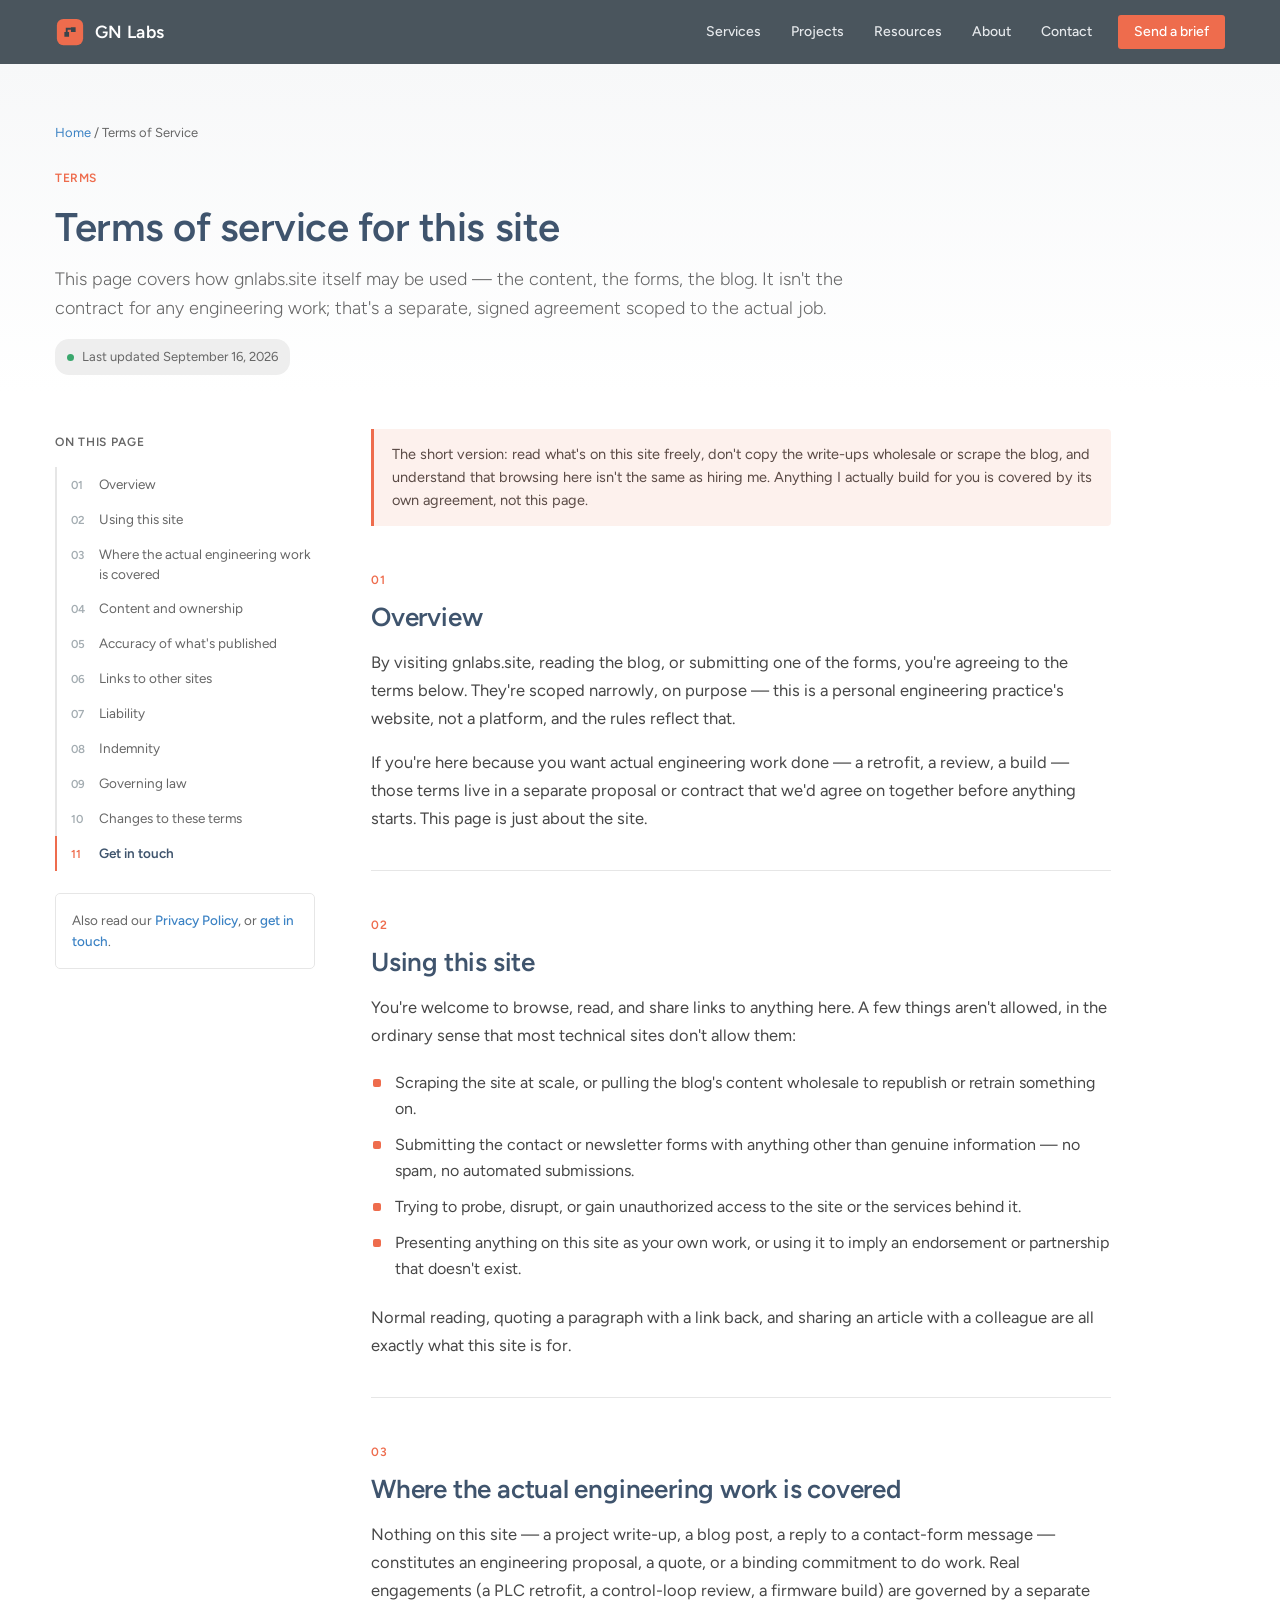
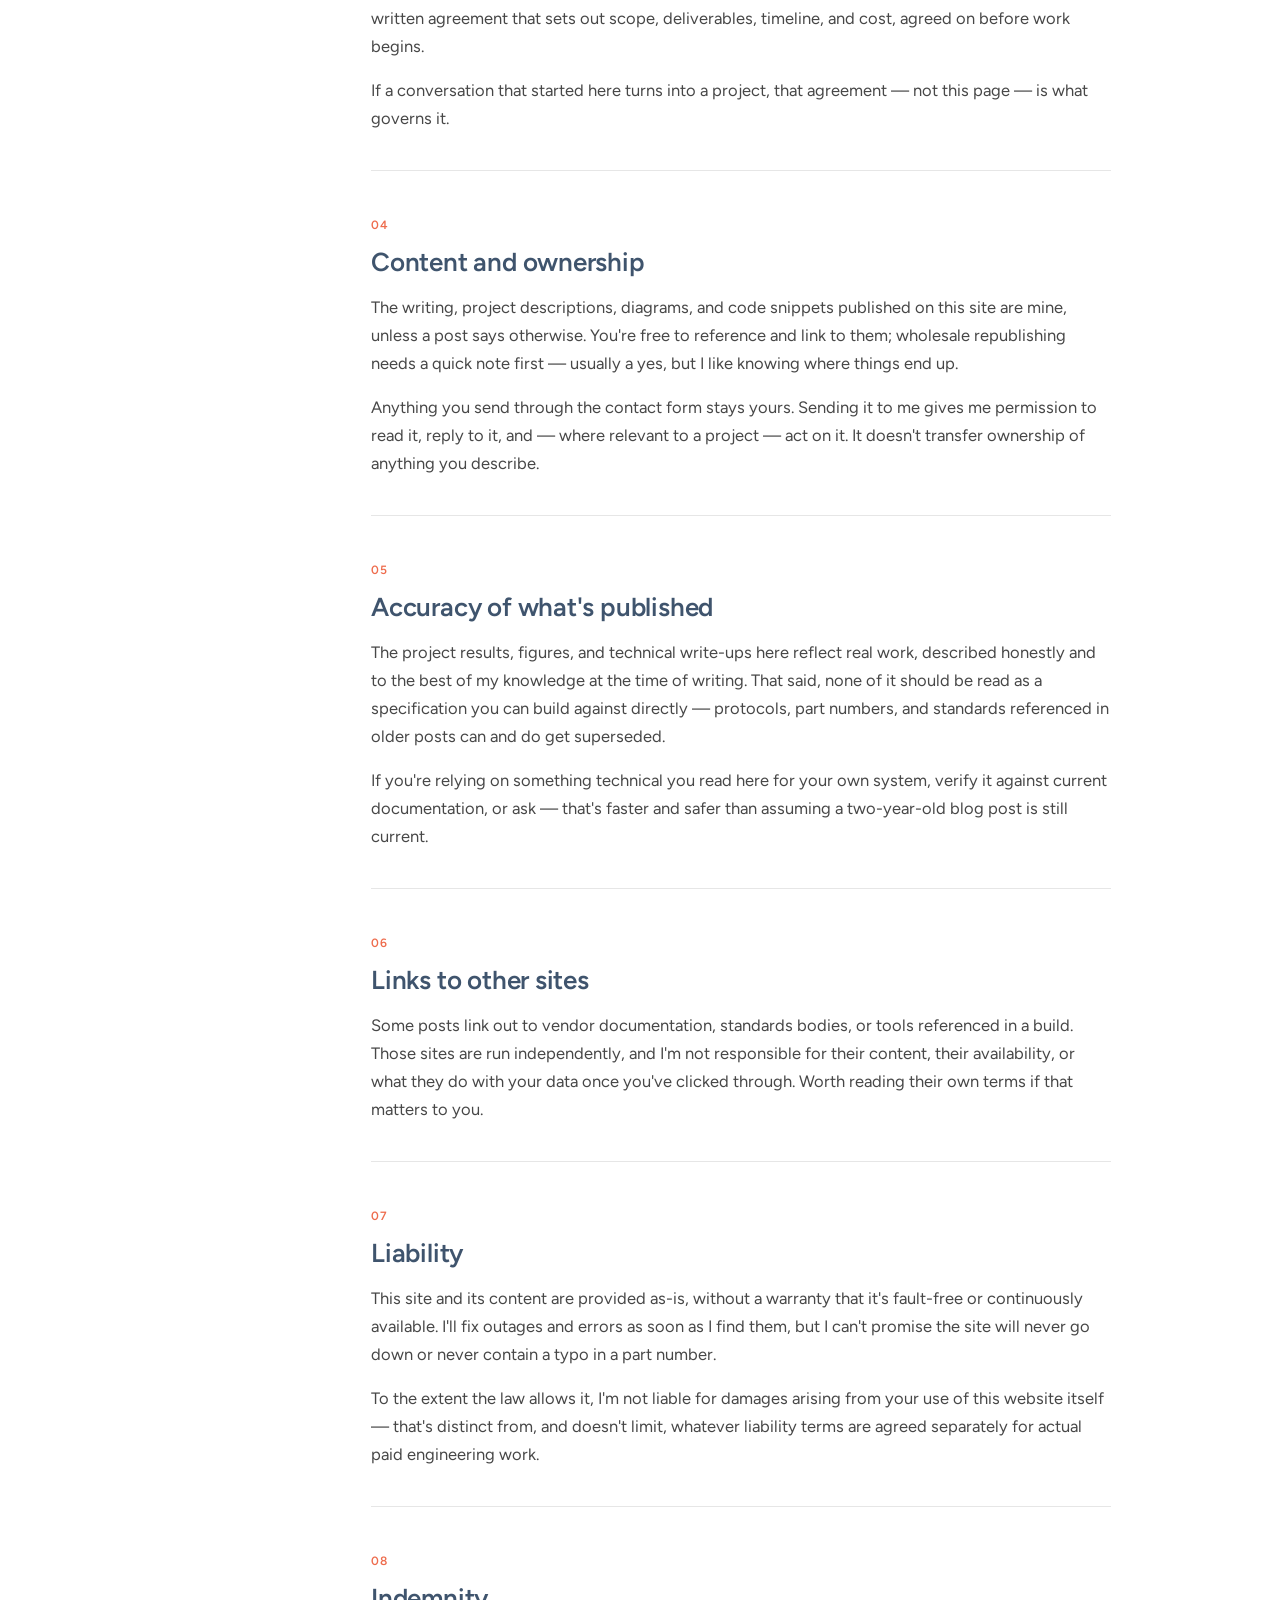
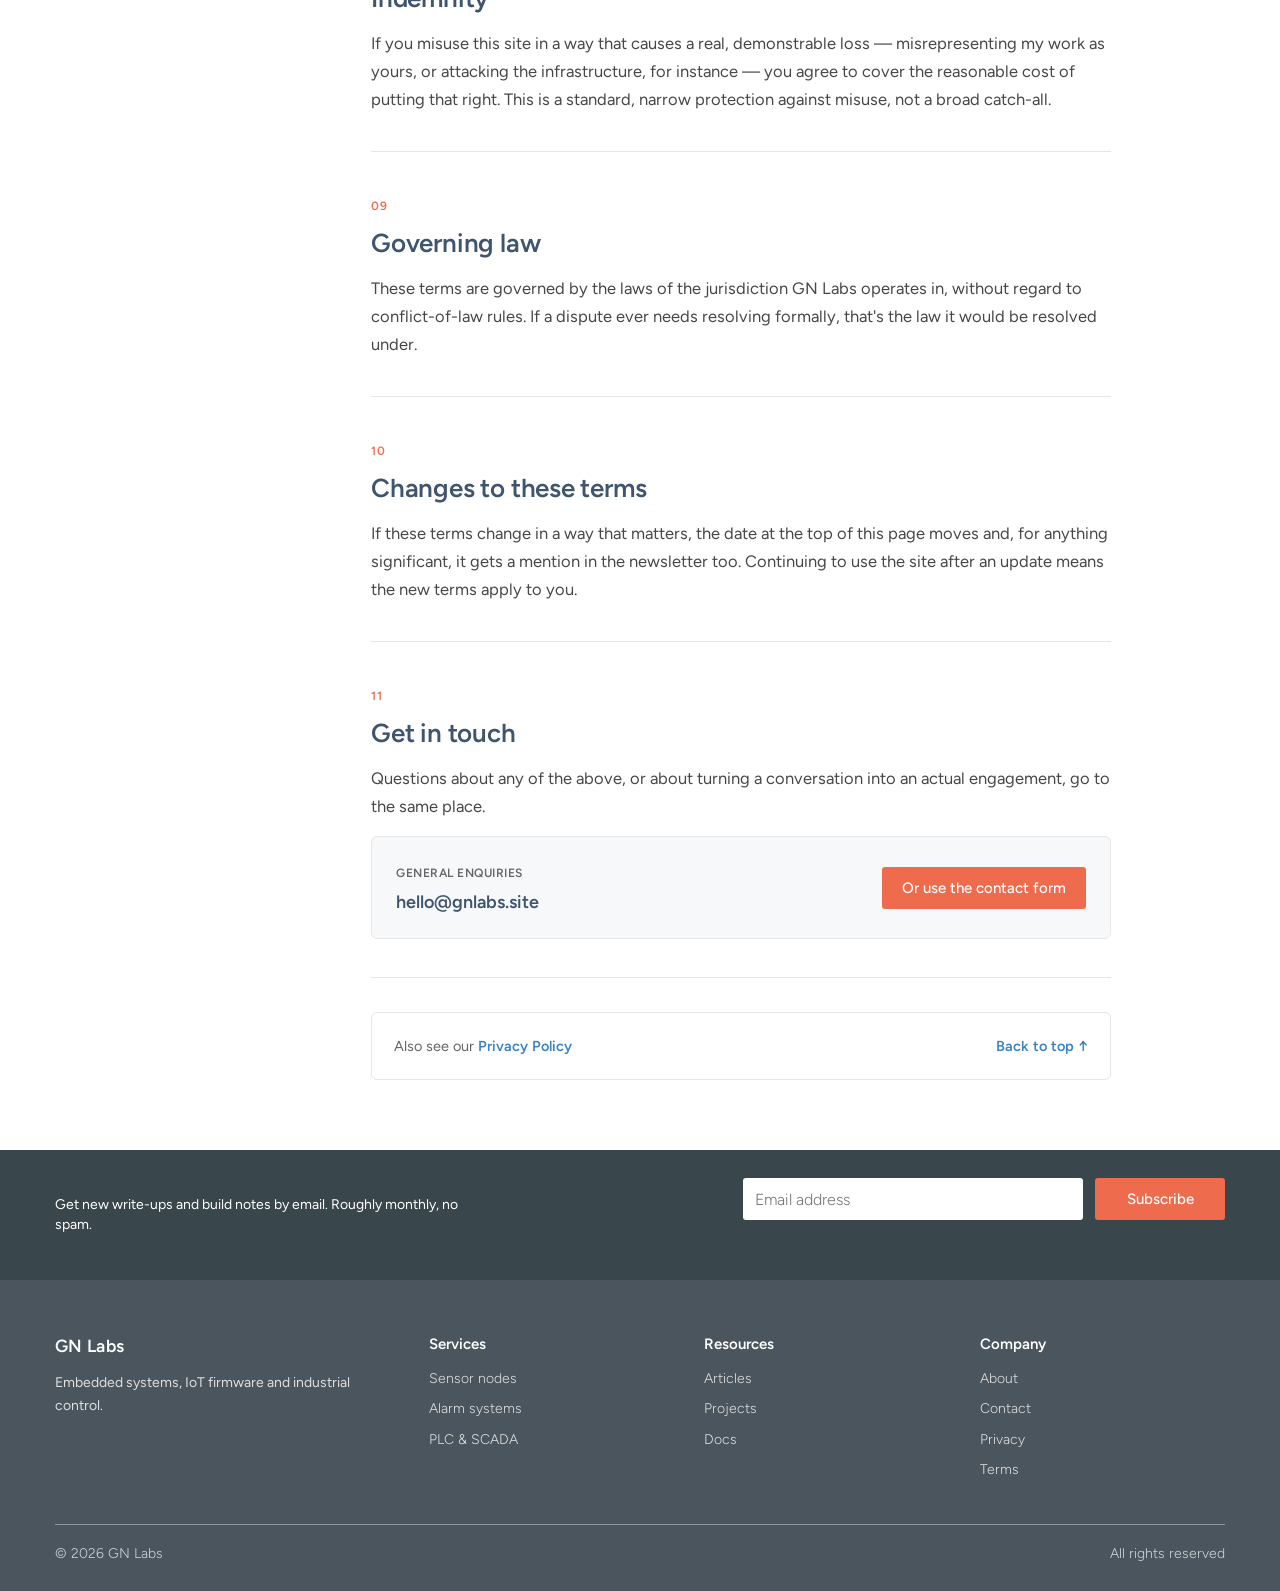
<file: terms-of-service.html>
<!DOCTYPE html>
<html lang="en">
<head>
<meta charset="utf-8">
<meta name="viewport" content="width=device-width, initial-scale=1">
<title>Terms of Service</title>
<meta name="description" content="The ground rules for using gnlabs.site — written in plain language, not legal boilerplate.">
<meta name="robots" content="index, follow">
<link rel="canonical" href="https://gnlabs.site/terms-of-service">
<meta property="og:site_name" content="GN Labs">
<meta property="og:title" content="Terms of Service | GN Labs">
<meta property="og:description" content="The ground rules for using gnlabs.site — written in plain language, not legal boilerplate.">
<meta property="og:type" content="website">
<meta property="og:url" content="https://gnlabs.site/terms-of-service">
<meta property="og:image" content="https://gnlabs.site/og-cover.jpg">
<meta name="twitter:card" content="summary">
<link rel="icon" type="image/svg+xml" href="data:image/svg+xml,%3Csvg xmlns='http://www.w3.org/2000/svg' viewBox='0 0 32 32'%3E%3Crect x='2' y='2' width='28' height='28' rx='7' fill='%23ee6c4d'/%3E%3Cpath d='M10 16h5v5h-5zM17 11h5v5h-5z' fill='%233a444b'/%3E%3Cpath d='M12.5 16v-3.5h4.5' stroke='%233a444b' stroke-width='2' fill='none'/%3E%3C/svg%3E">
<link rel="apple-touch-icon" href="data:image/svg+xml,%3Csvg xmlns='http://www.w3.org/2000/svg' viewBox='0 0 32 32'%3E%3Crect width='32' height='32' rx='8' fill='%234a555d'/%3E%3Crect x='3' y='3' width='26' height='26' rx='6' fill='%23ee6c4d'/%3E%3Cpath d='M10 16h5v5h-5zM17 11h5v5h-5z' fill='%233a444b'/%3E%3Cpath d='M12.5 16v-3.5h4.5' stroke='%233a444b' stroke-width='2' fill='none'/%3E%3C/svg%3E">
<meta name="theme-color" content="#4a555d">
<script type="application/ld+json">
{"@context":"https://schema.org","@type":"WebPage","name":"Terms of Service","url":"https://gnlabs.site/terms-of-service","isPartOf":{"@type":"WebSite","name":"GN Labs","url":"https://gnlabs.site/"}}
</script>
<script>
/* Font loader — identical to the rest of the site. */
(function(){
  var kit = "";
  var l = document.createElement("link"); l.rel = "stylesheet";
  l.href = kit ? "https://use.typekit.net/" + kit + ".css"
               : "https://fonts.googleapis.com/css2?family=Figtree:wght@300;400;500;600&display=swap";
  document.head.appendChild(l);
})();
</script>
<style>
:root{
  --font:"proxima-nova","Figtree",Arial,Helvetica,sans-serif;
  --dark:#4a555d; --dark-2:#3a444b; --slate:#3f546d; --news:#39464b;
  --cta:#ee6c4d; --cta-h:#d85a3c; --link:#3b82c4; --link-l:#6aa9de;
  --head:#3f546d; --text:#4e4e4e; --text2:#666; --grey:#eeeeee; --line:#e6e6e6; --max:1200px;
}
*{box-sizing:border-box;margin:0;padding:0}
html{scroll-behavior:smooth}
body{font:400 16px/26px var(--font);color:var(--text);background:#fff;overflow-x:hidden;-webkit-font-smoothing:antialiased}
img{max-width:100%;display:block}
a{color:inherit}
ul{list-style:none}
button,input{font-family:inherit}
[hidden]{display:none!important}
.wrap{max-width:var(--max);margin:0 auto;padding:0 15px}
.btn{display:inline-block;height:42px;padding:11px 20px;border:0;border-radius:3px;background:var(--cta);color:#fff;font:500 15px/20px var(--font);text-decoration:none;text-align:center;cursor:pointer}
.btn:hover{background:var(--cta-h)}
.btn.hollow{background:transparent;border:2px solid var(--link-l);line-height:16px;padding:10px 18px;color:var(--head)}
.btn.hollow:hover{background:var(--link);color:#fff;border-color:var(--link)}

header{position:sticky;top:0;z-index:30;background:var(--dark);color:#fff}
.bar{display:flex;align-items:center;justify-content:space-between;height:64px}
.brand{display:flex;align-items:center;gap:10px;font-weight:600;font-size:1.1rem;text-decoration:none;letter-spacing:.3px}
.brand svg{width:30px;height:30px}
header nav ul{display:flex;gap:6px;align-items:center}
header nav a:not(.btn){display:block;padding:8px 12px;text-decoration:none;border-radius:6px;font-size:14px;font-weight:500;color:#e6e9ec;line-height:1.4}
header nav a:not(.btn):hover{background:#ffffff1a;color:#fff}
header nav .btn{height:auto;padding:8px 16px;font-size:14px;line-height:1.3}
.nav-cta{margin-left:8px}
.burger{display:none;background:none;border:0;color:#fff;font-size:1.6rem;cursor:pointer}
@media(max-width:860px){
  .burger{display:block}
  #nav{position:absolute;left:0;right:0;top:64px;background:var(--dark-2);display:none;padding:10px 20px 18px}
  #nav.open{display:block}
  #nav ul{flex-direction:column;align-items:stretch}
  .nav-cta{margin:8px 0 0}
}
#progress{position:absolute;left:0;bottom:0;height:3px;width:0;background:var(--cta);transition:width .08s linear}
.news{background:var(--news);padding:28px 0;color:#fff}
.news .wrap{display:flex;justify-content:space-between;align-items:center;gap:20px;flex-wrap:wrap}
.news p{font-size:14px;line-height:20px;max-width:420px}
.news form{display:flex;gap:12px;flex-wrap:wrap;justify-content:flex-end}
.news input{height:42px;width:340px;max-width:100%;border:0;border-radius:3px;padding:12px;font:300 16px var(--font)}
.news .btn{width:130px;padding:11px 0}
.news .msg{width:100%;font-size:14px;min-height:20px;text-align:right}
@media(max-width:745px){.news .wrap{flex-direction:column;text-align:center}.news form{justify-content:center}.news .msg{text-align:center}}
footer{background:var(--dark);color:#dfdfdf;padding:52px 0 26px;font-size:14px;line-height:1.6}
.f-grid{display:grid;grid-template-columns:1.4fr repeat(3,1fr);gap:30px}
footer h4{color:#fff;margin-bottom:12px;font-size:15px;font-weight:600}
footer li{margin-bottom:8px}
footer a{text-decoration:none;font-weight:300}
footer a:hover{color:#fff;text-decoration:underline}
.f-bottom{border-top:1px solid #87979d;margin-top:34px;padding-top:18px;display:flex;justify-content:space-between;flex-wrap:wrap;gap:10px;color:#cfd4d7;font-weight:300}
@media(max-width:760px){.f-grid{grid-template-columns:1fr 1fr}}
@media(prefers-reduced-motion:reduce){*{transition:none!important;animation:none!important}html{scroll-behavior:auto}}

/* ==========================================================================
   LEGAL PAGE
========================================================================== */
.fade-in{opacity:0;transform:translateY(14px);transition:opacity .45s ease-out,transform .45s ease-out}
.fade-in.is-visible{opacity:1;transform:translateY(0)}
.l-head{background:linear-gradient(180deg,#f7f8f9,#fff);padding:56px 0 18px}
.l-head .inner{max-width:820px}
.crumb{font-size:13px;color:var(--text2);margin-bottom:18px}
.crumb a{color:var(--link);text-decoration:none}.crumb a:hover{text-decoration:underline}
.eyebrow{display:inline-flex;align-items:center;gap:8px;font-size:12px;font-weight:600;letter-spacing:.6px;text-transform:uppercase;color:var(--cta);margin-bottom:12px}
.l-head h1{font-size:40px;line-height:48px;font-weight:600;color:var(--head);letter-spacing:-.012em;margin-bottom:14px}
.l-head p.intro{font-size:18px;line-height:29px;font-weight:300;color:var(--text2);margin-bottom:16px}
.upd{display:inline-flex;align-items:center;gap:8px;font-size:13px;color:var(--text2);background:var(--grey);padding:5px 12px;border-radius:14px}
.upd::before{content:"";width:7px;height:7px;border-radius:50%;background:#3aa76d}
@media(max-width:640px){.l-head{padding:36px 0 10px}.l-head h1{font-size:28px;line-height:35px}.l-head p.intro{font-size:16px;line-height:26px}}

.l-layout{display:grid;grid-template-columns:260px minmax(0,1fr);gap:56px;padding:36px 15px 70px;align-items:start}
@media(max-width:940px){.l-layout{grid-template-columns:minmax(0,1fr);gap:20px}}

.toc{position:sticky;top:88px}
.toc h2{font-size:12px;font-weight:600;letter-spacing:.7px;text-transform:uppercase;color:var(--text2);margin-bottom:12px}
.toc nav{display:flex;flex-direction:column;border-left:2px solid var(--line)}
.toc a{display:flex;gap:10px;padding:7px 0 7px 14px;margin-left:-2px;border-left:2px solid transparent;font-size:13.5px;line-height:20px;color:var(--text2);text-decoration:none;transition:color .15s ease,border-color .15s ease}
.toc a span{flex:none;font-size:11.5px;font-weight:600;color:#a4adb2;padding-top:1px;min-width:18px}
.toc a:hover{color:var(--head)}
.toc a.is-active{color:var(--head);font-weight:600;border-left-color:var(--cta)}
.toc a.is-active span{color:var(--cta)}
.toc .more{margin-top:22px;padding:16px;border:1px solid var(--line);border-radius:5px;font-size:13.5px;line-height:21px;color:var(--text2)}
.toc .more a{display:inline;padding:0;margin:0;border:0;color:var(--link);font-weight:500}
@media(max-width:940px){
  .toc{position:sticky;top:64px;z-index:15;background:rgba(255,255,255,.95);backdrop-filter:blur(8px);margin:0 -15px;padding:10px 15px;border-bottom:1px solid var(--line)}
  .toc h2,.toc .more{display:none}
  .toc nav{flex-direction:row;overflow-x:auto;border-left:0;gap:6px;scrollbar-width:none}
  .toc nav::-webkit-scrollbar{display:none}
  .toc a{flex:none;margin:0;padding:6px 12px;border:1.5px solid var(--line);border-radius:18px;white-space:nowrap}
  .toc a.is-active{border-color:var(--head);background:var(--head);color:#fff}
  .toc a.is-active span{color:#fff}
  .toc a span{display:none}
}

.content{max-width:740px;min-width:0;overflow-wrap:anywhere}
.toc{min-width:0}
.plain{background:#fdf1ed;border-left:3px solid var(--cta);padding:14px 18px;border-radius:0 4px 4px 0;font-size:14.5px;line-height:23px;color:#5a4a45;margin-bottom:34px}
.lsec{padding:6px 0 38px;margin-bottom:34px;border-bottom:1px solid var(--line);scroll-margin-top:90px}
.lsec:last-child{border-bottom:0;margin-bottom:0}
.lsec .num{font-size:12px;font-weight:600;letter-spacing:.6px;color:var(--cta);margin-bottom:6px}
.lsec h2{font-size:26px;line-height:34px;font-weight:600;color:var(--head);letter-spacing:-.008em;margin-bottom:14px}
.lsec p{font-size:16.5px;line-height:28px;color:#474747}
.lsec p+p,.lsec p+ul,.lsec ul+p,.lsec p+div,.lsec div+p,.lsec ul+div,.lsec div+div{margin-top:16px}
.lsec strong{font-weight:600;color:#333}
.lsec a{color:var(--link);text-decoration:underline;text-underline-offset:3px;text-decoration-thickness:1px}
.lsec a:hover{color:var(--cta)}
.lsec a.btn{color:#fff;text-decoration:none}
.lsec a.btn.hollow{color:var(--head)}
.lsec a.btn.hollow:hover{color:#fff}
.lsec h3{font-size:16px;line-height:23px;font-weight:600;color:var(--head);margin-bottom:6px}
.lsec .dots li{position:relative;padding:5px 0 5px 24px;font-size:16px;line-height:26px;color:#474747}
.lsec .dots li::before{content:"";position:absolute;left:2px;top:14px;width:8px;height:8px;border-radius:2px;background:var(--cta)}
.rows{border:1px solid var(--line);border-radius:5px;overflow:hidden}
.data-row{padding:18px 22px;border-top:1px solid var(--line)}
.data-row:first-child{border-top:0}
.data-row p{font-size:15px;line-height:24px}
.card{border:1px solid var(--line);border-radius:5px;padding:18px 20px;background:#fff}
.card p{font-size:15px;line-height:24px}
.grid2{display:grid;grid-template-columns:1fr 1fr;gap:16px}
@media(max-width:600px){.grid2{grid-template-columns:minmax(0,1fr)}}
.contact-box{display:flex;flex-wrap:wrap;align-items:center;justify-content:space-between;gap:18px;background:#f7f8f9;border:1px solid var(--line);border-radius:6px;padding:22px 24px}
.contact-box .mini{font-size:12px;font-weight:600;letter-spacing:.5px;text-transform:uppercase;color:var(--text2);margin-bottom:2px}
.contact-box a.mail{font-size:18px;font-weight:600;text-decoration:none;color:var(--head)}
.contact-box a.mail:hover{color:var(--cta)}
.l-bottom{display:flex;flex-wrap:wrap;justify-content:space-between;align-items:center;gap:14px;margin-top:34px;padding:20px 22px;border:1px solid var(--line);border-radius:6px;font-size:14.5px;color:var(--text2)}
.l-bottom a.link{color:var(--link);font-weight:600;text-decoration:none}
.l-bottom a.link:hover{text-decoration:underline}
@media(max-width:640px){.lsec h2{font-size:22px;line-height:29px}.lsec p{font-size:16px;line-height:27px}}
</style>
</head>
<body>

<header>
  <div class="wrap bar">
    <a class="brand" href="/" aria-label="GN Labs home">
      <svg viewBox="0 0 32 32" fill="none" aria-hidden="true"><rect x="2" y="2" width="28" height="28" rx="7" style="fill:var(--cta)"/><path d="M10 16h5v5h-5zM17 11h5v5h-5z" style="fill:var(--dark-2)"/><path d="M12.5 16v-3.5h4.5" style="stroke:var(--dark-2)" stroke-width="2"/></svg>
      GN Labs
    </a>
    <button class="burger" id="burger" aria-label="Toggle menu" aria-expanded="false">&#9776;</button>
    <nav id="nav"><ul id="nav-list"></ul></nav>
  </div>
  <div id="progress" aria-hidden="true"></div>
</header>

<main>

<section class="l-head">
  <div class="wrap">
    <div class="inner fade-in">
      <p class="crumb"><a href="/">Home</a> / <span>Terms of Service</span></p>
      <p class="eyebrow">Terms</p>
      <h1>Terms of service for this site</h1>
      <p class="intro">This page covers how gnlabs.site itself may be used — the content, the forms, the blog. It isn't the contract for any engineering work; that's a separate, signed agreement scoped to the actual job.</p>
      <span class="upd">Last updated September 16, 2026</span>
    </div>
  </div>
</section>

<div class="wrap l-layout">
  <aside class="toc" aria-label="On this page">
    <h2>On this page</h2>
    <nav><a href="#overview" data-spy="overview"><span>01</span>Overview</a><a href="#using-the-site" data-spy="using-the-site"><span>02</span>Using this site</a><a href="#engagements" data-spy="engagements"><span>03</span>Where the actual engineering work is covered</a><a href="#ip" data-spy="ip"><span>04</span>Content and ownership</a><a href="#accuracy" data-spy="accuracy"><span>05</span>Accuracy of what's published</a><a href="#third-party-links" data-spy="third-party-links"><span>06</span>Links to other sites</a><a href="#liability" data-spy="liability"><span>07</span>Liability</a><a href="#indemnity" data-spy="indemnity"><span>08</span>Indemnity</a><a href="#law" data-spy="law"><span>09</span>Governing law</a><a href="#changes" data-spy="changes"><span>10</span>Changes to these terms</a><a href="#contact-us" data-spy="contact-us"><span>11</span>Get in touch</a></nav>
    <div class="more">Also read our <a href="/privacy-policy">Privacy Policy</a>, or <a href="/contact">get in touch</a>.</div>
  </aside>

  <article class="content">
    <p class="plain">The short version: read what's on this site freely, don't copy the write-ups wholesale or scrape the blog, and understand that browsing here isn't the same as hiring me. Anything I actually build for you is covered by its own agreement, not this page.</p>
    <section class="lsec" id="overview"><p class="num">01</p><h2>Overview</h2><p>
          By visiting gnlabs.site, reading the blog, or submitting one of the forms, you're agreeing to the terms below. They're scoped narrowly, on purpose — this is a personal engineering practice's website, not a platform, and the rules reflect that.
        </p>
        <p>
          If you're here because you want actual engineering work done — a retrofit, a review, a build — those terms live in a separate proposal or contract that we'd agree on together before anything starts. This page is just about the site.
        </p></section>
<section class="lsec" id="using-the-site"><p class="num">02</p><h2>Using this site</h2><p>
          You're welcome to browse, read, and share links to anything here. A few things aren't allowed, in the ordinary sense that most technical sites don't allow them:
        </p>
        <ul class="dots">
          <li><span>Scraping the site at scale, or pulling the blog's content wholesale to republish or retrain something on.</span></li>
          <li><span>Submitting the contact or newsletter forms with anything other than genuine information — no spam, no automated submissions.</span></li>
          <li><span>Trying to probe, disrupt, or gain unauthorized access to the site or the services behind it.</span></li>
          <li><span>Presenting anything on this site as your own work, or using it to imply an endorsement or partnership that doesn't exist.</span></li>
        </ul>
        <p>
          Normal reading, quoting a paragraph with a link back, and sharing an article with a colleague are all exactly what this site is for.
        </p></section>
<section class="lsec" id="engagements"><p class="num">03</p><h2>Where the actual engineering work is covered</h2><p>
          Nothing on this site — a project write-up, a blog post, a reply to a contact-form message — constitutes an engineering proposal, a quote, or a binding commitment to do work. Real engagements (a PLC retrofit, a control-loop review, a firmware build) are governed by a separate written agreement that sets out scope, deliverables, timeline, and cost, agreed on before work begins.
        </p>
        <p>
          If a conversation that started here turns into a project, that agreement — not this page — is what governs it.
        </p></section>
<section class="lsec" id="ip"><p class="num">04</p><h2>Content and ownership</h2><p>
          The writing, project descriptions, diagrams, and code snippets published on this site are mine, unless a post says otherwise. You're free to reference and link to them; wholesale republishing needs a quick note first — usually a yes, but I like knowing where things end up.
        </p>
        <p>
          Anything you send through the contact form stays yours. Sending it to me gives me permission to read it, reply to it, and — where relevant to a project — act on it. It doesn't transfer ownership of anything you describe.
        </p></section>
<section class="lsec" id="accuracy"><p class="num">05</p><h2>Accuracy of what's published</h2><p>
          The project results, figures, and technical write-ups here reflect real work, described honestly and to the best of my knowledge at the time of writing. That said, none of it should be read as a specification you can build against directly — protocols, part numbers, and standards referenced in older posts can and do get superseded.
        </p>
        <p>
          If you're relying on something technical you read here for your own system, verify it against current documentation, or ask — that's faster and safer than assuming a two-year-old blog post is still current.
        </p></section>
<section class="lsec" id="third-party-links"><p class="num">06</p><h2>Links to other sites</h2><p>
          Some posts link out to vendor documentation, standards bodies, or tools referenced in a build. Those sites are run independently, and I'm not responsible for their content, their availability, or what they do with your data once you've clicked through. Worth reading their own terms if that matters to you.
        </p></section>
<section class="lsec" id="liability"><p class="num">07</p><h2>Liability</h2><p>
          This site and its content are provided as-is, without a warranty that it's fault-free or continuously available. I'll fix outages and errors as soon as I find them, but I can't promise the site will never go down or never contain a typo in a part number.
        </p>
        <p>
          To the extent the law allows it, I'm not liable for damages arising from your use of this website itself — that's distinct from, and doesn't limit, whatever liability terms are agreed separately for actual paid engineering work.
        </p></section>
<section class="lsec" id="indemnity"><p class="num">08</p><h2>Indemnity</h2><p>
          If you misuse this site in a way that causes a real, demonstrable loss — misrepresenting my work as yours, or attacking the infrastructure, for instance — you agree to cover the reasonable cost of putting that right. This is a standard, narrow protection against misuse, not a broad catch-all.
        </p></section>
<section class="lsec" id="law"><p class="num">09</p><h2>Governing law</h2><p>
          These terms are governed by the laws of the jurisdiction GN Labs operates in, without regard to conflict-of-law rules. If a dispute ever needs resolving formally, that's the law it would be resolved under.
        </p></section>
<section class="lsec" id="changes"><p class="num">10</p><h2>Changes to these terms</h2><p>
          If these terms change in a way that matters, the date at the top of this page moves and, for anything significant, it gets a mention in the newsletter too. Continuing to use the site after an update means the new terms apply to you.
        </p></section>
<section class="lsec" id="contact-us"><p class="num">11</p><h2>Get in touch</h2><p>
          Questions about any of the above, or about turning a conversation into an actual engagement, go to the same place.
        </p>
        <div class="contact-box">
          <div>
            <p class="mini">General enquiries</p>
            <a href="mailto:hello@gnlabs.site" class="mail">hello@gnlabs.site</a>
          </div>
          <a href="/contact" class="btn">Or use the contact form</a>
        </div></section>

    <div class="l-bottom">
      <span>Also see our <a class="link" href="/privacy-policy">Privacy Policy</a></span>
      <a class="link" href="#top" id="toTop">Back to top &uarr;</a>
    </div>
  </article>
</div>

<div class="news">
  <div class="wrap">
    <p>Get new write-ups and build notes by email. Roughly monthly, no spam.</p>
    <form id="newsForm">
      <input type="email" required placeholder="Email address" aria-label="Email address">
      <button class="btn" type="submit">Subscribe</button>
      <div class="msg" id="newsMsg" role="status"></div>
    </form>
  </div>
</div>

</main>

<footer>
  <div class="wrap">
    <div class="f-grid" id="footer-grid"></div>
    <div class="f-bottom"><span>&copy; <span id="year"></span> GN Labs</span><span>All rights reserved</span></div>
  </div>
</footer>

<script>
const NAV = [
  {label:"Services", url:"/services"},
  {label:"Projects", url:"/projects"},
  {label:"Resources", url:"/resources"},
  {label:"About", url:"/about"},
  {label:"Contact", url:"/contact"}
];
const FOOTER = {
  blurb:"Embedded systems, IoT firmware and industrial control.",
  columns:[
    {title:"Services", links:[["Sensor nodes","/services#sensor-nodes"],["Alarm systems","/services#alarms"],["PLC & SCADA","/services#control"]]},
    {title:"Resources", links:[["Articles","/resources"],["Projects","/projects"],["Docs","/docs"]]},
    {title:"Company", links:[["About","/about"],["Contact","/contact"],["Privacy","/privacy"],["Terms","/terms"]]}
  ]
};
document.getElementById("nav-list").innerHTML =
  NAV.map(n => `<li><a href="${n.url}">${n.label}</a></li>`).join("")
  + `<li class="nav-cta"><a class="btn" href="/contact">Send a brief</a></li>`;
document.getElementById("footer-grid").innerHTML =
  `<div><a class="brand" href="/" style="color:#fff;margin-bottom:12px">GN Labs</a><p>${FOOTER.blurb}</p></div>`
  + FOOTER.columns.map(c => `<div><h4>${c.title}</h4><ul>${c.links.map(l => `<li><a href="${l[1]}">${l[0]}</a></li>`).join("")}</ul></div>`).join("");
document.getElementById("year").textContent = new Date().getFullYear();
const burger = document.getElementById("burger"), navEl = document.getElementById("nav");
burger.addEventListener("click", () => { const o = navEl.classList.toggle("open"); burger.setAttribute("aria-expanded", o); });

/* scrollspy for the contents list */
const links = Array.from(document.querySelectorAll(".toc nav a"));
const targets = links.map(l => document.getElementById(l.dataset.spy)).filter(Boolean);
const spy = new IntersectionObserver(entries => {
  entries.forEach(en => {
    if (!en.isIntersecting) return;
    links.forEach(l => l.classList.toggle("is-active", l.dataset.spy === en.target.id));
    const a = links.find(l => l.dataset.spy === en.target.id);
    const bar = a && a.parentElement;
    if (bar && bar.scrollWidth > bar.clientWidth) a.scrollIntoView({inline:"center", block:"nearest", behavior:"smooth"});
  });
}, { rootMargin:"-20% 0px -70% 0px", threshold:0 });
targets.forEach(t => spy.observe(t));
if (links[0]) links[0].classList.add("is-active");

/* reading progress */
const progress = document.getElementById("progress");
function onScroll(){
  const max = document.documentElement.scrollHeight - window.innerHeight;
  progress.style.width = (max > 0 ? Math.min(100, window.scrollY / max * 100) : 0) + "%";
}
window.addEventListener("scroll", onScroll, { passive:true }); onScroll();
document.getElementById("toTop").addEventListener("click", e => { e.preventDefault(); window.scrollTo({top:0, behavior:"smooth"}); });

document.getElementById("newsForm").addEventListener("submit", e => {
  e.preventDefault();
  const msg = document.getElementById("newsMsg"); msg.textContent = "Sending…";
  setTimeout(() => { msg.textContent = "Thanks, you're subscribed."; e.target.reset(); }, 500);
});
const fadeObserver = new IntersectionObserver(entries => {
  entries.forEach(en => { if (en.isIntersecting) { en.target.classList.add("is-visible"); fadeObserver.unobserve(en.target); } });
}, { threshold: 0.12 });
document.querySelectorAll(".fade-in").forEach(el => fadeObserver.observe(el));
</script>
</body>
</html>
</file>
